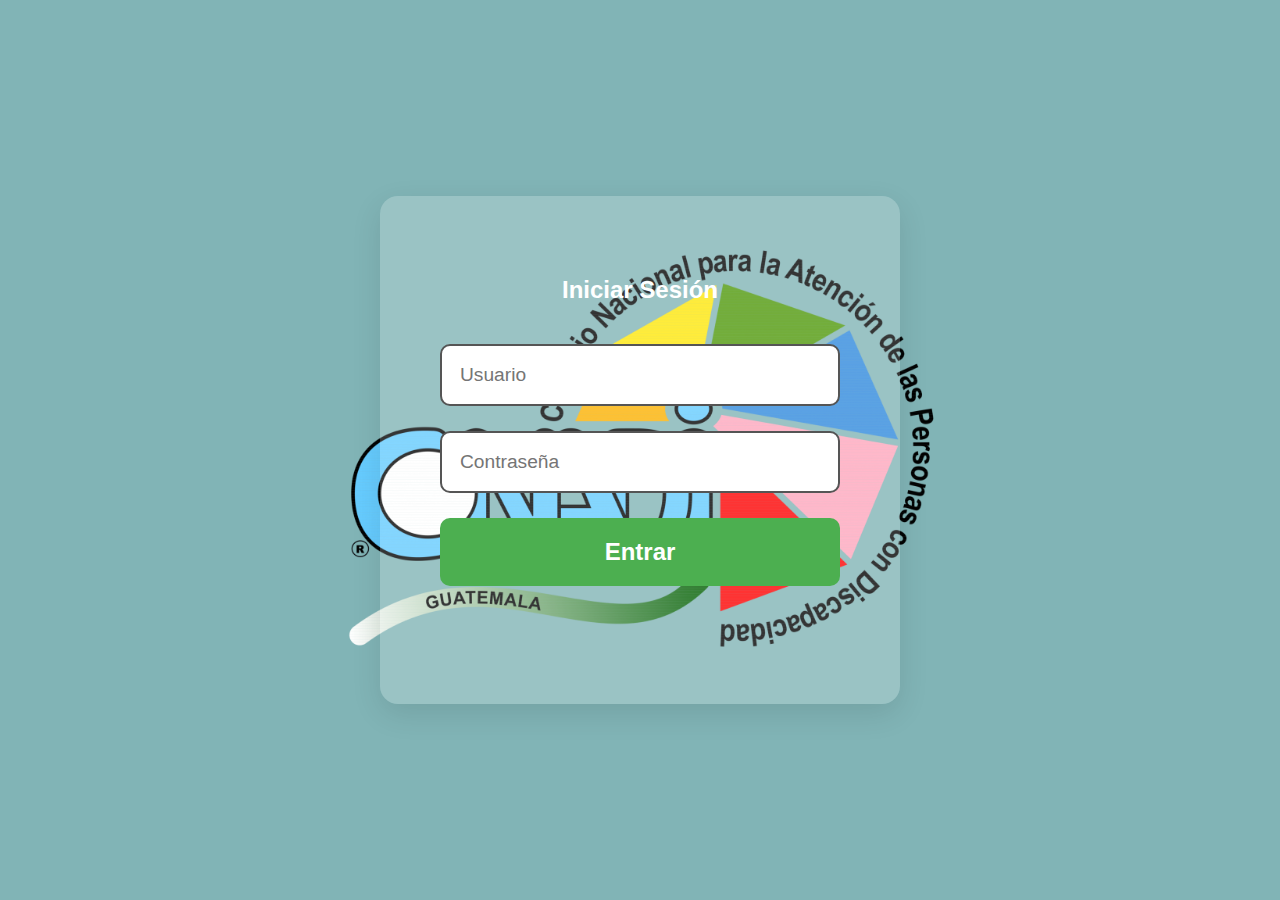
<file: index.html>
<!DOCTYPE html>
<html lang="es">
<head>
<meta charset="UTF-8">
<meta name="viewport" content="width=device-width, initial-scale=1.0">
<title>Login</title>
<link rel="icon" type="image/png" href="CONADI.png">
<style>
/* Animación de movimiento de fondo */
@keyframes moverFondo {
    0% { background-position: 0% center; }
    50% { background-position: 100% center; }
    100% { background-position: 0% center; }    
}

body {
    font-family: 'Segoe UI', Tahoma, Geneva, Verdana, sans-serif;
    background-color: rgb(129, 180, 182);
    background-image: url("CONADI.png");
    background-repeat: no-repeat;
    background-size: 600px;
    background-position: 50% center;
    animation: moverFondo 30s linear infinite;
    
    display: flex;
    justify-content: center;
    align-items: center;
    min-height: 100vh;
    margin: 0;
}

.login-container {
    background-color: rgba(255, 255, 255, 0.2);
    padding: 60px;
    border-radius: 18px;
    box-shadow: 0 10px 30px rgba(0, 0, 0, 0.1);
    text-align: center;
    width: 400px;
    transition: transform 0.3s ease-in-out;
}

.login-container:hover {
    transform: translateY(-8px);
}

.login-container h2 {
    margin-bottom: 40px;
    color: #ffffff;
    font-size: 1.5em;
    font-weight: 600;
}

.login-container input[type="text"],
.login-container input[type="password"] {
    width: 100%;
    padding: 18px;
    margin-bottom: 25px;
    border: 2px solid #555555;
    border-radius: 10px;
    box-sizing: border-box;
    font-size: 1.2em;
    transition: border-color 0.3s, box-shadow 0.3s;
}

.login-container input[type="text"]:focus,
.login-container input[type="password"]:focus {
    border-color: #3b5998;
    outline: none;
    box-shadow: 0 0 8px rgba(59, 89, 152, 0.5);
}

.login-container button {
    width: 100%;
    padding: 20px;
    background-color: #4CAF50;
    color: #fff;
    border: none;
    border-radius: 10px;
    font-size: 1.5em;
    font-weight: bold;
    cursor: pointer;
    transition: background-color 0.3s, transform 0.2s;
}

.login-container button:hover {
    background-color: #43a047;
    transform: scale(1.02);
}

.error-message {    
    color: #e74c3c;
    margin-top: 20px;
    visibility: hidden;
    font-weight: bold;
    font-size: 1.1em;
}
</style>
</head>
<body>
<div class="login-container">
    <h2>Iniciar Sesión</h2>
    <form id="loginForm">
        <input type="text" id="username" placeholder="Usuario" required>
        <input type="password" id="password" placeholder="Contraseña" required>
        <button type="submit">Entrar</button>
    </form>
    <p id="errorMessage" class="error-message">Usuario o contraseña incorrectos.</p>
</div>

<script>
document.getElementById('loginForm').addEventListener('submit', function(event) {
    event.preventDefault();

    const username = document.getElementById('username').value;
    const password = document.getElementById('password').value;
    const errorMessage = document.getElementById('errorMessage');

    if (username === 'admin' && password === '12345') {
        window.location.href = 'Manual de Normas y Procedimientos - CONADI.HTML';
    } else {
        errorMessage.style.visibility = 'visible';
    }
});
</script>
</body>
</html>
</file>
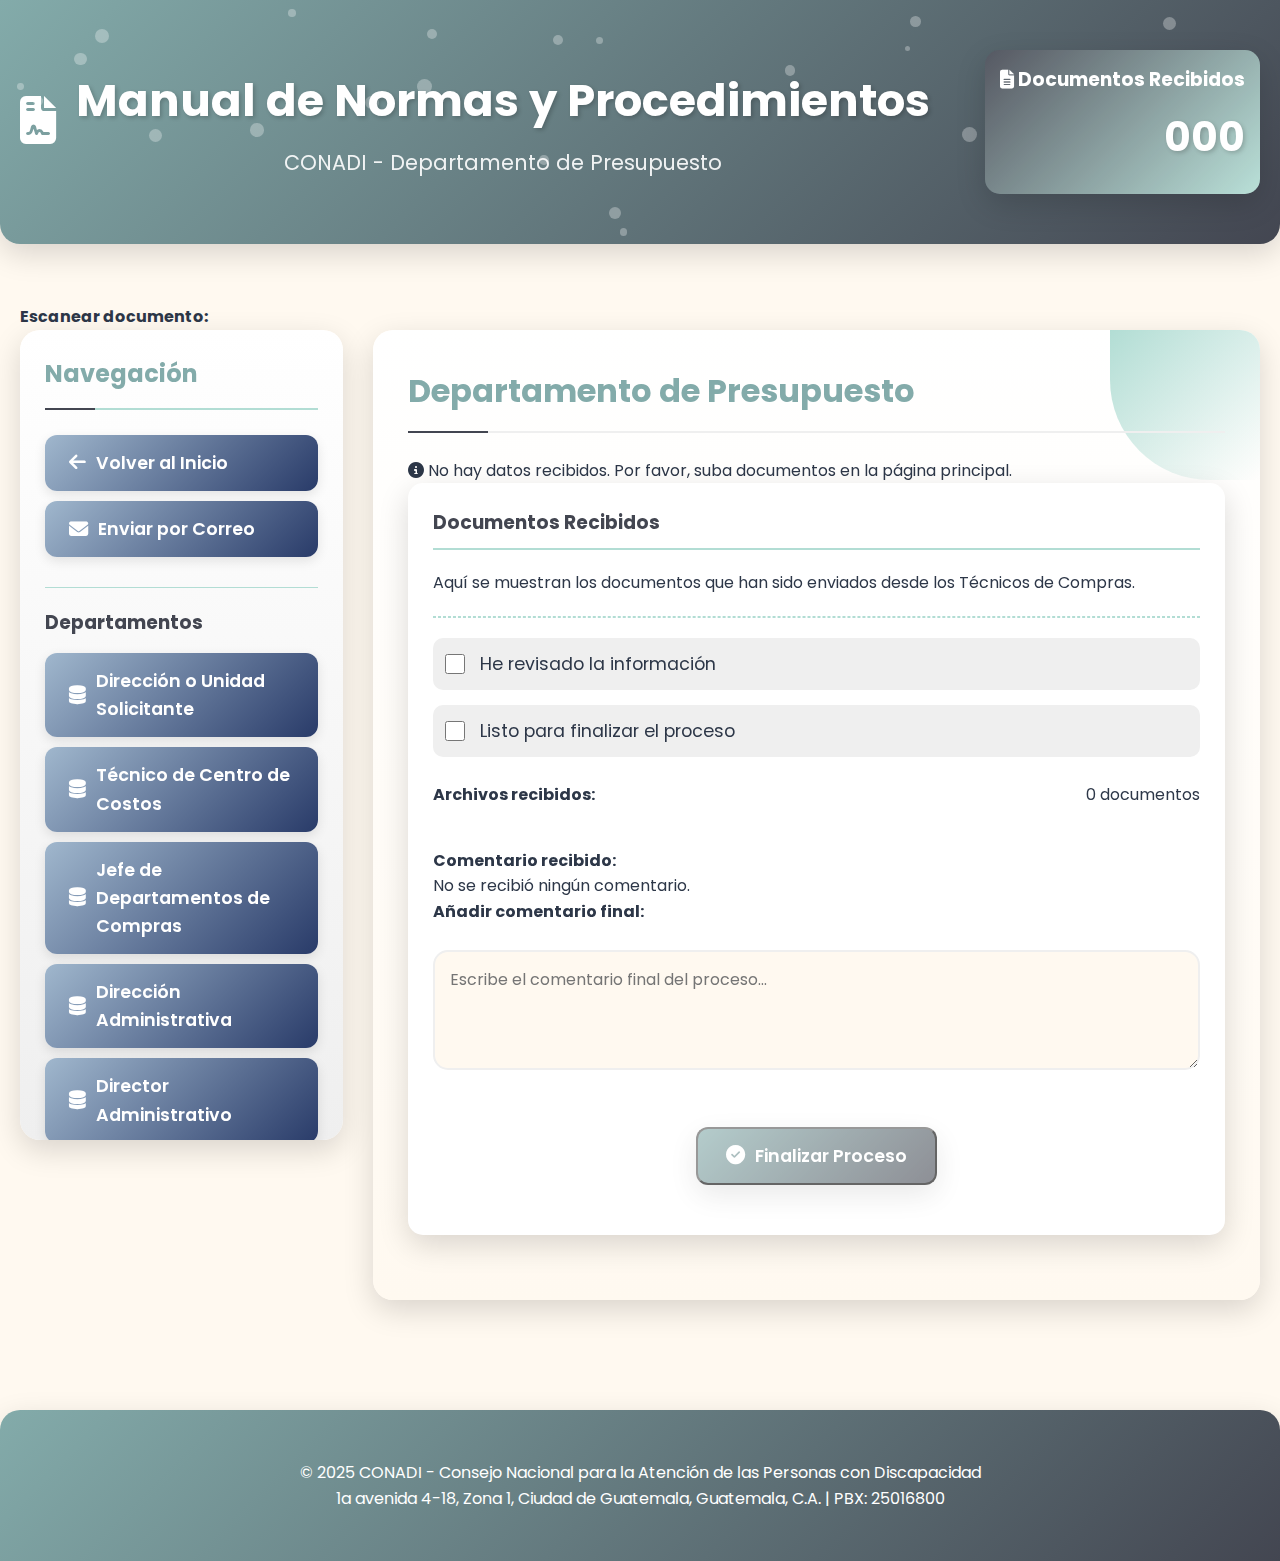
<file: Departamento de Presupuesto.html>
<!DOCTYPE html>
<html lang="es">
<head>
  <link rel="icon" type="image/png" href="CONADI.png">
  <meta charset="UTF-8" />
  <meta name="viewport" content="width=device-width, initial-scale=1.0"/>
  <title>Departamento de Presupuesto - CONADI</title>
  <link rel="stylesheet" href="https://cdnjs.cloudflare.com/ajax/libs/font-awesome/6.4.0/css/all.min.css">
  <link href="https://fonts.googleapis.com/css2?family=Poppins:wght@300;400;500;600;700&display=swap" rel="stylesheet">
  <style>
    :root {
      --color-primary: #83abaa;
      --color-secondary: #434651;
      --color-accent: #b2ddd4;
      --color-background: #FFF9F0;
      --color-text: #2D3748;
      --color-light: #efefef;
      --color-white: #FFFFFF;
      --color-dark: #1A202C;
      --shadow: 0 10px 30px rgba(0, 0, 0, 0.15);
      --transition: all 0.3s ease;
    }
    
    * {
      margin: 0;
      padding: 0;
      box-sizing: border-box;
      font-family: 'Poppins', sans-serif;
    }
    
    body {
      background-color: var(--color-background);
      color: var(--color-text);
      line-height: 1.6;
      overflow-x: hidden;
    }
    
    .container {
      max-width: 1400px;
      margin: 0 auto;
      padding: 20px;
    }
    
    /* Header con efecto de partículas */
    .particles-header {
      position: relative;
      background: linear-gradient(135deg, var(--color-primary), var(--color-secondary));
      color: var(--color-white);
      padding: 30px 0;
      text-align: center;
      border-radius: 0 0 20px 20px;
      box-shadow: var(--shadow);
      margin-bottom: 40px;
      overflow: hidden;
    }
    
    .header-flex {
      display: flex;
      justify-content: space-between;
      align-items: center;
      position: relative;
      z-index: 2;
    }
    
    .logo {
      display: flex;
      align-items: center;
    }
    
    .logo-icon {
      font-size: 3rem;
      margin-right: 20px;
      animation: pulse 2s infinite;
    }
    
    @keyframes pulse {
      0% { transform: scale(1); }
      50% { transform: scale(1.1); }
      100% { transform: scale(1); }
    }
    
    h1 {
      font-size: 2.8rem;
      margin-bottom: 10px;
      text-shadow: 2px 2px 4px rgba(0, 0, 0, 0.2);
    }
    
    .subtitle {
      font-size: 1.3rem;
      opacity: 0.9;
    }
    
    .document-counter {
      text-align: right;
      background: linear-gradient(135deg, var(--color-secondary), var(--color-accent));
      color: var(--color-white);
      padding: 15px;
      border-radius: 15px;
      box-shadow: var(--shadow);
      position: relative;
      overflow: hidden;
    }
    
    .document-counter:before {
      content: '';
      position: absolute;
      top: -50%;
      left: -50%;
      width: 200%;
      height: 200%;
      background: rgba(255, 255, 255, 0.1);
      transform: rotate(45deg);
      animation: shine 3s infinite;
    }
    
    @keyframes shine {
      0% { left: -100%; }
      20% { left: 100%; }
      100% { left: 100%; }
    }
    
    .counter-number {
      font-size: 2.5rem;
      font-weight: bold;
      margin: 10px 0;
      text-shadow: 2px 2px 4px rgba(0, 0, 0, 0.2);
    }
    
    .content {
      display: flex;
      gap: 30px;
      margin-bottom: 40px;
    }
    
    /* Sidebar mejorado */
    .sidebar {
      flex: 1;
      background: linear-gradient(to bottom, var(--color-white), var(--color-light));
      border-radius: 20px;
      padding: 25px;
      box-shadow: var(--shadow);
      position: sticky;
      top: 20px;
      height: fit-content;
      max-height: 90vh;
      overflow-y: auto;
    }
    
    .sidebar::-webkit-scrollbar {
      width: 6px;
    }
    
    .sidebar::-webkit-scrollbar-thumb {
      background: var(--color-accent);
      border-radius: 10px;
    }
    
    .sidebar h2 {
      color: var(--color-primary);
      margin-bottom: 25px;
      padding-bottom: 15px;
      border-bottom: 2px solid var(--color-accent);
      font-size: 1.5rem;
      position: relative;
    }
    
    .sidebar h2:after {
      content: '';
      position: absolute;
      bottom: -2px;
      left: 0;
      width: 50px;
      height: 2px;
      background: var(--color-secondary);
    }
    
    /* Contenido principal mejorado */
    .main-content {
      flex: 3;
      background: linear-gradient(to bottom, var(--color-white), var(--color-background));
      border-radius: 20px;
      padding: 35px;
      box-shadow: var(--shadow);
      position: relative;
      overflow: hidden;
    }
    
    .main-content:before {
      content: '';
      position: absolute;
      top: 0;
      right: 0;
      width: 150px;
      height: 150px;
      background: linear-gradient(135deg, var(--color-accent), transparent);
      border-radius: 0 0 0 100px;
      z-index: 0;
    }
    
    .page-title {
      color: var(--color-primary);
      margin-bottom: 25px;
      padding-bottom: 15px;
      border-bottom: 2px solid var(--color-light);
      font-size: 2rem;
      position: relative;
      z-index: 1;
    }
    
    .page-title:after {
      content: '';
      position: absolute;
      bottom: -2px;
      left: 0;
      width: 80px;
      height: 2px;
      background: var(--color-secondary);
    }
    
    /* Estilos para el documento recibido */
    .document-received {
      background: var(--color-white);
      border-radius: 15px;
      padding: 25px;
      margin-bottom: 30px;
      box-shadow: var(--shadow);
      position: relative;
      z-index: 1;
    }
    
    .document-received h3 {
      color: var(--color-secondary);
      margin-bottom: 20px;
      padding-bottom: 10px;
      border-bottom: 2px solid var(--color-accent);
    }
    
    .checkbox-group {
      margin: 20px 0;
    }
    
    .checkbox-item {
      display: flex;
      align-items: center;
      margin-bottom: 15px;
      padding: 12px;
      background: var(--color-light);
      border-radius: 10px;
      transition: var(--transition);
    }
    
    .checkbox-item:hover {
      background: var(--color-accent);
      transform: translateX(5px);
    }
    
    .checkbox-item input[type="checkbox"] {
      margin-right: 15px;
      width: 20px;
      height: 20px;
      cursor: pointer;
    }
    
    .checkbox-item label {
      font-size: 1.1rem;
      cursor: pointer;
    }
    
    /* Mejoras para la visualización de documentos */
    .documents-container {
      margin: 25px 0;
      position: relative;
      z-index: 1;
    }
    
    .documents-header {
      display: flex;
      justify-content: space-between;
      align-items: center;
      margin-bottom: 15px;
    }
    
    .documents-grid {
      display: grid;
      grid-template-columns: repeat(auto-fill, minmax(250px, 1fr));
      gap: 20px;
    }
    
    .document-card {
      background: var(--color-white);
      border-radius: 12px;
      overflow: hidden;
      box-shadow: var(--shadow);
      transition: var(--transition);
      position: relative;
    }
    
    .document-card:hover {
      transform: translateY(-5px);
      box-shadow: 0 15px 25px rgba(0, 0, 0, 0.1);
    }
    
    .document-preview {
      height: 200px;
      display: flex;
      align-items: center;
      justify-content: center;
      background: var(--color-light);
      overflow: hidden;
    }
    
    .document-preview img {
      width: 100%;
      height: 100%;
      object-fit: cover;
    }
    
    .document-preview iframe {
      width: 100%;
      height: 100%;
      border: none;
    }
    
    .pdf-icon {
      font-size: 4rem;
      color: #e74c3c;
    }
    
    .document-info {
      padding: 15px;
    }
    
    .document-name {
      font-weight: 600;
      margin-bottom: 5px;
      white-space: nowrap;
      overflow: hidden;
      text-overflow: ellipsis;
    }
    
    .document-type {
      font-size: 0.8rem;
      color: var(--color-secondary);
      background: var(--color-light);
      padding: 3px 8px;
      border-radius: 12px;
      display: inline-block;
    }
    
    .document-actions {
      display: flex;
      justify-content: space-between;
      margin-top: 10px;
    }
    
    .document-btn {
      background: var(--color-primary);
      color: white;
      border: none;
      padding: 5px 10px;
      border-radius: 5px;
      cursor: pointer;
      font-size: 0.8rem;
      transition: var(--transition);
    }
    
    .document-btn:hover {
      background: var(--color-secondary);
    }
    
    /* Textarea */
    #comentarioNuevo {
      width: 100%;
      height: 120px;
      margin: 25px 0;
      border: 2px solid var(--color-light);
      border-radius: 15px;
      padding: 15px;
      background-color: var(--color-background);
      color: var(--color-text);
      font-size: 1rem;
      resize: vertical;
      transition: var(--transition);
      position: relative;
      z-index: 1;
    }
    
    #comentarioNuevo:focus {
      outline: none;
      border-color: var(--color-accent);
      box-shadow: 0 0 0 3px rgba(178, 221, 212, 0.3);
    }
    
    /* Botón de correo */
    .go-to-mail {
      text-align: center;
      margin: 25px 0;
    }
    
    .btn-mail {
      display: inline-flex;
      align-items: center;
      justify-content: center;
      padding: 14px 28px;
      background: linear-gradient(135deg, var(--color-primary), var(--color-secondary));
      color: var(--color-white);
      font-size: 1.1rem;
      font-weight: 600;
      border-radius: 12px;
      text-decoration: none;
      box-shadow: var(--shadow);
      transition: var(--transition);
    }
    
    .btn-mail i {
      margin-right: 10px;
      font-size: 1.2rem;
    }
    
    .btn-mail:hover {
      background: linear-gradient(135deg, var(--color-accent), var(--color-secondary));
      transform: translateY(-3px);
      box-shadow: 0 8px 20px rgba(0,0,0,0.15);
    }
    
    /* Botones de sección */
    .btn-seccion {
      display: inline-flex;
      align-items: center;
      padding: 14px 24px;
      background: linear-gradient(135deg, #a0b7cd, #293b69);
      color: #fff;
      font-size: 1.1rem;
      font-weight: 600;
      border-radius: 12px;
      text-decoration: none;
      box-shadow: 0 4px 12px rgba(0,0,0,0.1);
      transition: all 0.3s ease;
      margin-bottom: 10px;
      width: 100%;
      text-align: left;
    }
    
    .btn-seccion i {
      margin-right: 10px;
      font-size: 1.2rem;
    }
    
    .btn-seccion:hover {
      background: linear-gradient(135deg, #8fd1e7, #d1e1f2);
      transform: translateY(-3px);
      box-shadow: 0 6px 16px rgba(0,0,0,0.2);
    }
    
    footer {
      text-align: center;
      padding: 30px;
      margin-top: 50px;
      background: linear-gradient(135deg, var(--color-primary), var(--color-secondary));
      color: var(--color-white);
      border-radius: 20px 20px 0 0;
      box-shadow: var(--shadow);
    }
    
    /* Partículas */
    .particle {
      position: absolute;
      background-color: rgba(255, 255, 255, 0.3);
      border-radius: 50%;
    }
    
    /* Responsive */
    @media (max-width: 1100px) {
      .content {
        flex-direction: column;
      }
      
      .sidebar {
        position: static;
        max-height: none;
      }
      
      .header-flex {
        flex-direction: column;
        text-align: center;
        gap: 20px;
      }
      
      .document-counter {
        text-align: center;
      }
    }
    
    @media (max-width: 768px) {
      h1 {
        font-size: 2.2rem;
      }
      
      .subtitle {
        font-size: 1.1rem;
      }
      
      .documents-grid {
        grid-template-columns: 1fr;
      }
    }
  </style>
</head>
<body>

  <!-- Header con partículas -->
  <header class="particles-header" id="animated-header">
    <div class="container header-flex">
      <div class="logo">
        <div class="logo-icon"><i class="fas fa-file-contract"></i></div>
        <div>
          <h1>Manual de Normas y Procedimientos</h1>
          <p class="subtitle">CONADI - Departamento de Presupuesto</p>
        </div>
      </div>
      <div class="document-counter">
        <h3><i class="fas fa-file-alt"></i> Documentos Recibidos</h3>
        <div class="counter-number" id="docCounter">0</div>
      </div>
    </div>
  </header>

  <div class="container">
    <label for="scannerInput"><strong>Escanear documento:</strong></label>
    <input type="file" id="scannerInput" accept=".pdf,image/*" multiple style="display:none;" />

    <div class="content">
      <div class="sidebar">
        <h2>Navegación</h2>
        
        <!-- Enlace de regreso a la página principal -->
        <a href="index.html" class="btn-seccion">
          <i class="fas fa-arrow-left"></i> Volver al Inicio
        </a>
        
        <!-- Enlace a la página de correo -->
        <a href="Correo Lic.html" class="btn-seccion">
          <i class="fas fa-envelope"></i> Enviar por Correo
        </a>
        
        <!-- Separador -->
        <div style="margin: 20px 0; border-bottom: 1px solid var(--color-accent);"></div>
        
        <h3 style="color: var(--color-secondary); margin-bottom: 15px;">Departamentos</h3>
        
        <!-- Lista sin repetidos -->
        <a href="Direccion o Departamento o unidad solicitante.html" class="btn-seccion">
          <i class="fas fa-database"></i> Dirección o Unidad Solicitante
        </a> 
        <a href="T de centros de Costos.html" class="btn-seccion">
          <i class="fas fa-database"></i> Técnico de Centro de Costos
        </a>
        <a href="Jefe de Departamentos de Compras.html" class="btn-seccion">
          <i class="fas fa-database"></i> Jefe de Departamentos de Compras
        </a>
        <a href="Direccion Administrativa.html" class="btn-seccion">
          <i class="fas fa-database"></i> Dirección Administrativa
        </a>
        <a href="Director Administrativo.html" class="btn-seccion">
          <i class="fas fa-database"></i> Director Administrativo
        </a>
        <a href="Tecnicos de Compras.html" class="btn-seccion">
          <i class="fas fa-database"></i> Técnicos de Compras
        </a>
        <a href="Departamento de Presupuesto.html" class="btn-seccion active">
          <i class="fas fa-database"></i> Departamento de Presupuesto
        </a>
      </div>

      <div class="main-content">
        <h2 class="page-title">Departamento de Presupuesto</h2>

        <div class="document-status" id="documentStatus">
          <i class="fas fa-info-circle"></i> <span id="statusText">Cargando documentos...</span>
        </div>

        <div class="document-received">
          <h3>Documentos Recibidos</h3>
          <p>Aquí se muestran los documentos que han sido enviados desde los Técnicos de Compras.</p>
          <hr style="margin: 20px 0; border: 1px dashed var(--color-accent);">
          
          <div class="checkbox-group">
            <div class="checkbox-item">
              <input type="checkbox" id="revision">
              <label for="revision">He revisado la información</label>
            </div>
            
            <div class="checkbox-item">
              <input type="checkbox" id="enviar">
              <label for="enviar">Listo para finalizar el proceso</label>
            </div>
          </div>
          
          <div class="documents-container">
            <div class="documents-header">
              <h4>Archivos recibidos:</h4>
              <span id="documentsCount">0 documentos</span>
            </div>
            
            <div class="documents-grid" id="documentsGrid">
              <!-- Los documentos se mostrarán aquí -->
              <div class="no-documents" id="noDocuments">
                <p>No hay documentos recibidos desde los Técnicos de Compras.</p>
              </div>
            </div>
          </div>
          
          <h4>Comentario recibido:</h4>
          <div class="document-item" id="commentContainer">
            <p id="comentarioRecibido">No se recibió ningún comentario.</p>
          </div>

          <h4>Añadir comentario final:</h4>
          <textarea id="comentarioNuevo" placeholder="Escribe el comentario final del proceso..."></textarea>

          <div class="go-to-mail">
            <button id="btnEnviar" class="btn-mail" style="pointer-events:none; opacity:0.6;">
              <i class="fas fa-check-circle"></i> Finalizar Proceso
            </button>
          </div>
        </div>
      </div>
    </div>
  </div>

  <footer>
    <div class="container">
      <p>© 2025 CONADI - Consejo Nacional para la Atención de las Personas con Discapacidad</p>
      <p>1a avenida 4-18, Zona 1, Ciudad de Guatemala, Guatemala, C.A. | PBX: 25016800</p>
    </div>
  </footer>

  <script>
    // Crear partículas para el header
    function createParticles() {
      const header = document.getElementById('animated-header');
      // Si no existe (por seguridad) salir
      if (!header) return;
      const particleCount = 20;
      
      for (let i = 0; i < particleCount; i++) {
        const particle = document.createElement('div');
        particle.classList.add('particle');
        
        const size = Math.random() * 10 + 5;
        particle.style.width = `${size}px`;
        particle.style.height = `${size}px`;
        
        particle.style.left = `${Math.random() * 100}%`;
        particle.style.top = `${Math.random() * 100}%`;
        
        particle.style.animation = `moveParticle ${Math.random() * 10 + 10}s linear infinite`;
        
        header.appendChild(particle);
      }
      
      // Añadir estilos para la animación de partículas
      const style = document.createElement('style');
      style.textContent = `
        @keyframes moveParticle {
          0% {
            transform: translate(0, 0);
            opacity: 0;
          }
          10% {
            opacity: 1;
          }
          90% {
            opacity: 1;
          }
          100% {
            transform: translate(${Math.random() * 100 - 50}px, ${Math.random() * 100 - 50}px);
            opacity: 0;
          }
        }
      `;
      document.head.appendChild(style);
    }
    
    // Función para cargar documentos desde localStorage (clave: documentData)
    function loadDocumentsFromStorage() {
      const documentsGrid = document.getElementById('documentsGrid');
      const noDocuments = document.getElementById('noDocuments');
      const statusText = document.getElementById('statusText');
      const comentarioRecibido = document.getElementById('comentarioRecibido');
      const docCounter = document.getElementById('docCounter');
      const documentsCount = document.getElementById('documentsCount');
      
      // Limpiar grid
      documentsGrid.innerHTML = '';
      
      const savedData = localStorage.getItem('documentData');
      
      if (savedData) {
        let data;
        try {
          data = JSON.parse(savedData);
        } catch (e) {
          console.error('documentData JSON parse error', e);
          statusText.textContent = 'Error leyendo datos almacenados.';
          noDocuments.style.display = 'block';
          return;
        }
        
        // Aseguramos estructura mínima
        data.files = Array.isArray(data.files) ? data.files : [];
        data.comentario = data.comentario || data.comment || data.comentario || '';
        
        if (data.files.length > 0) {
          // Mostrar documentos
          statusText.textContent = `Se han recibido ${data.files.length} documento(s) desde los Técnicos de Compras.`;
          docCounter.textContent = data.files.length.toString().padStart(3, '0');
          documentsCount.textContent = `${data.files.length} documento${data.files.length !== 1 ? 's' : ''}`;
          
          noDocuments.style.display = 'none';
          
          data.files.forEach((file, index) => {
            const documentCard = document.createElement('div');
            documentCard.classList.add('document-card');
            
            const documentPreview = document.createElement('div');
            documentPreview.classList.add('document-preview');
            
            if (file.type && file.type.startsWith && file.type.startsWith("image/")) {
              // Mostrar imagen
              const img = document.createElement('img');
              img.src = file.url;
              img.alt = file.name;
              documentPreview.appendChild(img);
            } else if (file.type && file.type === "application/pdf") {
              // Icono PDF
              const icon = document.createElement('i');
              icon.classList.add('fas', 'fa-file-pdf', 'pdf-icon');
              documentPreview.appendChild(icon);
            } else {
              // General
              const icon = document.createElement('i');
              icon.classList.add('fas', 'fa-file', 'pdf-icon');
              documentPreview.appendChild(icon);
            }
            
            const documentInfo = document.createElement('div');
            documentInfo.classList.add('document-info');
            
            const documentName = document.createElement('div');
            documentName.classList.add('document-name');
            documentName.textContent = file.name || `Archivo ${index + 1}`;
            documentInfo.appendChild(documentName);
            
            const documentType = document.createElement('div');
            documentType.classList.add('document-type');
            documentType.textContent = file.type && file.type.startsWith && file.type.startsWith("image/") ? 'Imagen' : (file.type || 'Archivo');
            documentInfo.appendChild(documentType);
            
            const documentActions = document.createElement('div');
            documentActions.classList.add('document-actions');
            
            // Descargar
            const downloadBtn = document.createElement('button');
            downloadBtn.classList.add('document-btn');
            downloadBtn.innerHTML = '<i class="fas fa-download"></i> Descargar';
            downloadBtn.onclick = () => {
              try {
                const a = document.createElement('a');
                a.href = file.url;
                a.download = file.name || '';
                document.body.appendChild(a);
                a.click();
                a.remove();
              } catch (e) {
                console.error('Error al iniciar descarga', e);
              }
            };
            documentActions.appendChild(downloadBtn);
            
            // Ver
            const viewBtn = document.createElement('button');
            viewBtn.classList.add('document-btn');
            viewBtn.innerHTML = '<i class="fas fa-eye"></i> Ver';
            viewBtn.onclick = () => viewDocument(file.url, file.type);
            documentActions.appendChild(viewBtn);
            
            documentInfo.appendChild(documentActions);
            
            documentCard.appendChild(documentPreview);
            documentCard.appendChild(documentInfo);
            
            documentsGrid.appendChild(documentCard);
          });
          
          // Mostrar comentario si existe (soportando claves distintas)
          if (data.comentario && data.comentario.trim() !== '') {
            comentarioRecibido.textContent = data.comentario;
          } else if (data.comment && data.comment.trim() !== '') {
            comentarioRecibido.textContent = data.comment;
          } else {
            comentarioRecibido.textContent = "No se recibió ningún comentario.";
          }
        } else {
          statusText.textContent = "No hay documentos recibidos. Por favor, suba documentos en la página principal.";
          docCounter.textContent = "000";
          documentsCount.textContent = "0 documentos";
          noDocuments.style.display = 'block';
          comentarioRecibido.textContent = "No se recibió ningún comentario.";
        }
      } else {
        statusText.textContent = "No hay datos recibidos. Por favor, suba documentos en la página principal.";
        docCounter.textContent = "000";
        documentsCount.textContent = "0 documentos";
        noDocuments.style.display = 'block';
        comentarioRecibido.textContent = "No se recibió ningún comentario.";
      }
    }
    
    // Función para ver documento (abre en nueva pestaña)
    function viewDocument(url, type) {
      if (!url) {
        alert('No hay URL disponible para este archivo.');
        return;
      }
      // Si fuese necesario, se puede mejorar para mostrar modal viewer.
      window.open(url, '_blank');
    }
    
    // Control del checkbox y habilitar botón de enviar
    function setupSendControls() {
      const revision = document.getElementById('revision');
      const enviar = document.getElementById('enviar');
      const btnEnviar = document.getElementById('btnEnviar');
      if (!revision || !btnEnviar) return;
      
      // Habilitar/Deshabilitar botón basado en "revision" checkbox y "enviar" checkbox
      function updateBtn() {
        if (revision.checked && document.getElementById('enviar') && document.getElementById('enviar').checked) {
          btnEnviar.style.pointerEvents = 'auto';
          btnEnviar.style.opacity = '1';
        } else {
          btnEnviar.style.pointerEvents = 'none';
          btnEnviar.style.opacity = '0.6';
        }
      }
      
      // Inicial
      updateBtn();
      
      revision.addEventListener('change', updateBtn);
      const enviarChk = document.getElementById('enviar');
      if (enviarChk) enviarChk.addEventListener('change', updateBtn);
      
      // Evento click para enviar
      btnEnviar.addEventListener('click', (e) => {
        e.preventDefault();
        finalizarProceso();
      });
    }
    
    // Función que finaliza el proceso
    function finalizarProceso() {
      const revision = document.getElementById('revision');
      if (!revision || !revision.checked) {
        alert('Debes marcar la casilla "He revisado la información" antes de finalizar.');
        return;
      }
      
      const comentarioNuevo = document.getElementById('comentarioNuevo').value || '';
      // Recuperar documentData
      const savedDataRaw = localStorage.getItem('documentData');
      if (!savedDataRaw) {
        alert('No hay documentos para procesar.');
        return;
      }
      
      let data;
      try {
        data = JSON.parse(savedDataRaw);
      } catch (e) {
        console.error('Error parseando documentData al finalizar:', e);
        alert('Error con los datos almacenados. No se puede finalizar.');
        return;
      }
      
      // Añadir historial simple dentro del objeto (no rompe estructura)
      const now = new Date().toISOString();
      const paso = {
        from: 'Departamento de Presupuesto',
        to: 'PROCESO FINALIZADO',
        date: now,
        comment: comentarioNuevo
      };
      
      if (!Array.isArray(data.history)) data.history = [];
      data.history.push(paso);
      
      // También concatenamos el comentario principal para el registro final
      const existingComentario = data.comentario || data.comment || '';
      const combinedComment = existingComentario + (existingComentario ? '\n\n' : '') + `[Proceso finalizado por Departamento de Presupuesto el ${new Date(now).toLocaleString()}]\n${comentarioNuevo}`;
      // Guardamos en la misma clave 'comentario' (consistencia)
      data.comentario = combinedComment;
      // También guardamos una clave 'lastSender' por si la necesitas
      data.lastSender = 'Departamento de Presupuesto';
      data.lastSentAt = now;
      data.procesoFinalizado = true;
      data.fechaFinalizacion = now;
      
      // Guardar de nuevo en localStorage
      try {
        localStorage.setItem('documentData', JSON.stringify(data));
      } catch (e) {
        console.error('Error guardando documentData al finalizar:', e);
        alert('No se pudo guardar la información. Comprueba el almacenamiento del navegador.');
        return;
      }
      
      // Mensaje de éxito y mostrar resumen del proceso
      mostrarResumenProceso(data);
    }
    
    // Función para mostrar resumen del proceso
    function mostrarResumenProceso(data) {
      let historialHTML = '<h3>Resumen del Proceso Completado</h3>';
      historialHTML += '<div style="background: var(--color-light); padding: 15px; border-radius: 10px; margin: 15px 0;">';
      
      if (Array.isArray(data.history)) {
        data.history.forEach((paso, index) => {
          historialHTML += `<div style="margin-bottom: 10px; padding-bottom: 10px; border-bottom: 1px dashed var(--color-accent);">
            <strong>Paso ${index + 1}:</strong> ${paso.from} → ${paso.to}<br>
            <small>Fecha: ${new Date(paso.date).toLocaleString()}</small>
            ${paso.comment ? `<br>Comentario: ${paso.comment}` : ''}
          </div>`;
        });
      }
      
      historialHTML += '</div>';
      historialHTML += '<p style="text-align: center; font-weight: bold; color: var(--color-primary);">¡Proceso completado exitosamente!</p>';
      
      // Crear modal para mostrar el resumen
      const modal = document.createElement('div');
      modal.style.position = 'fixed';
      modal.style.top = '0';
      modal.style.left = '0';
      modal.style.width = '100%';
      modal.style.height = '100%';
      modal.style.backgroundColor = 'rgba(0,0,0,0.7)';
      modal.style.display = 'flex';
      modal.style.justifyContent = 'center';
      modal.style.alignItems = 'center';
      modal.style.zIndex = '1000';
      
      const modalContent = document.createElement('div');
      modalContent.style.background = 'white';
      modalContent.style.padding = '30px';
      modalContent.style.borderRadius = '15px';
      modalContent.style.maxWidth = '80%';
      modalContent.style.maxHeight = '80%';
      modalContent.style.overflow = 'auto';
      modalContent.innerHTML = historialHTML;
      
      const closeButton = document.createElement('button');
      closeButton.textContent = 'Cerrar y Volver al Inicio';
      closeButton.style.background = 'var(--color-primary)';
      closeButton.style.color = 'white';
      closeButton.style.border = 'none';
      closeButton.style.padding = '10px 20px';
      closeButton.style.borderRadius = '5px';
      closeButton.style.cursor = 'pointer';
      closeButton.style.marginTop = '20px';
      closeButton.onclick = () => {
        document.body.removeChild(modal);
        // Redirigir a la página principal después de cerrar
        window.location.href = 'index.html';
      };
      
      modalContent.appendChild(closeButton);
      modal.appendChild(modalContent);
      document.body.appendChild(modal);
    }
    
    // Inicializar cuando el DOM esté cargado
    document.addEventListener('DOMContentLoaded', function() {
      createParticles();
      loadDocumentsFromStorage();
      setupSendControls();
    });
  </script>  
   
</body>
</html>
</file>
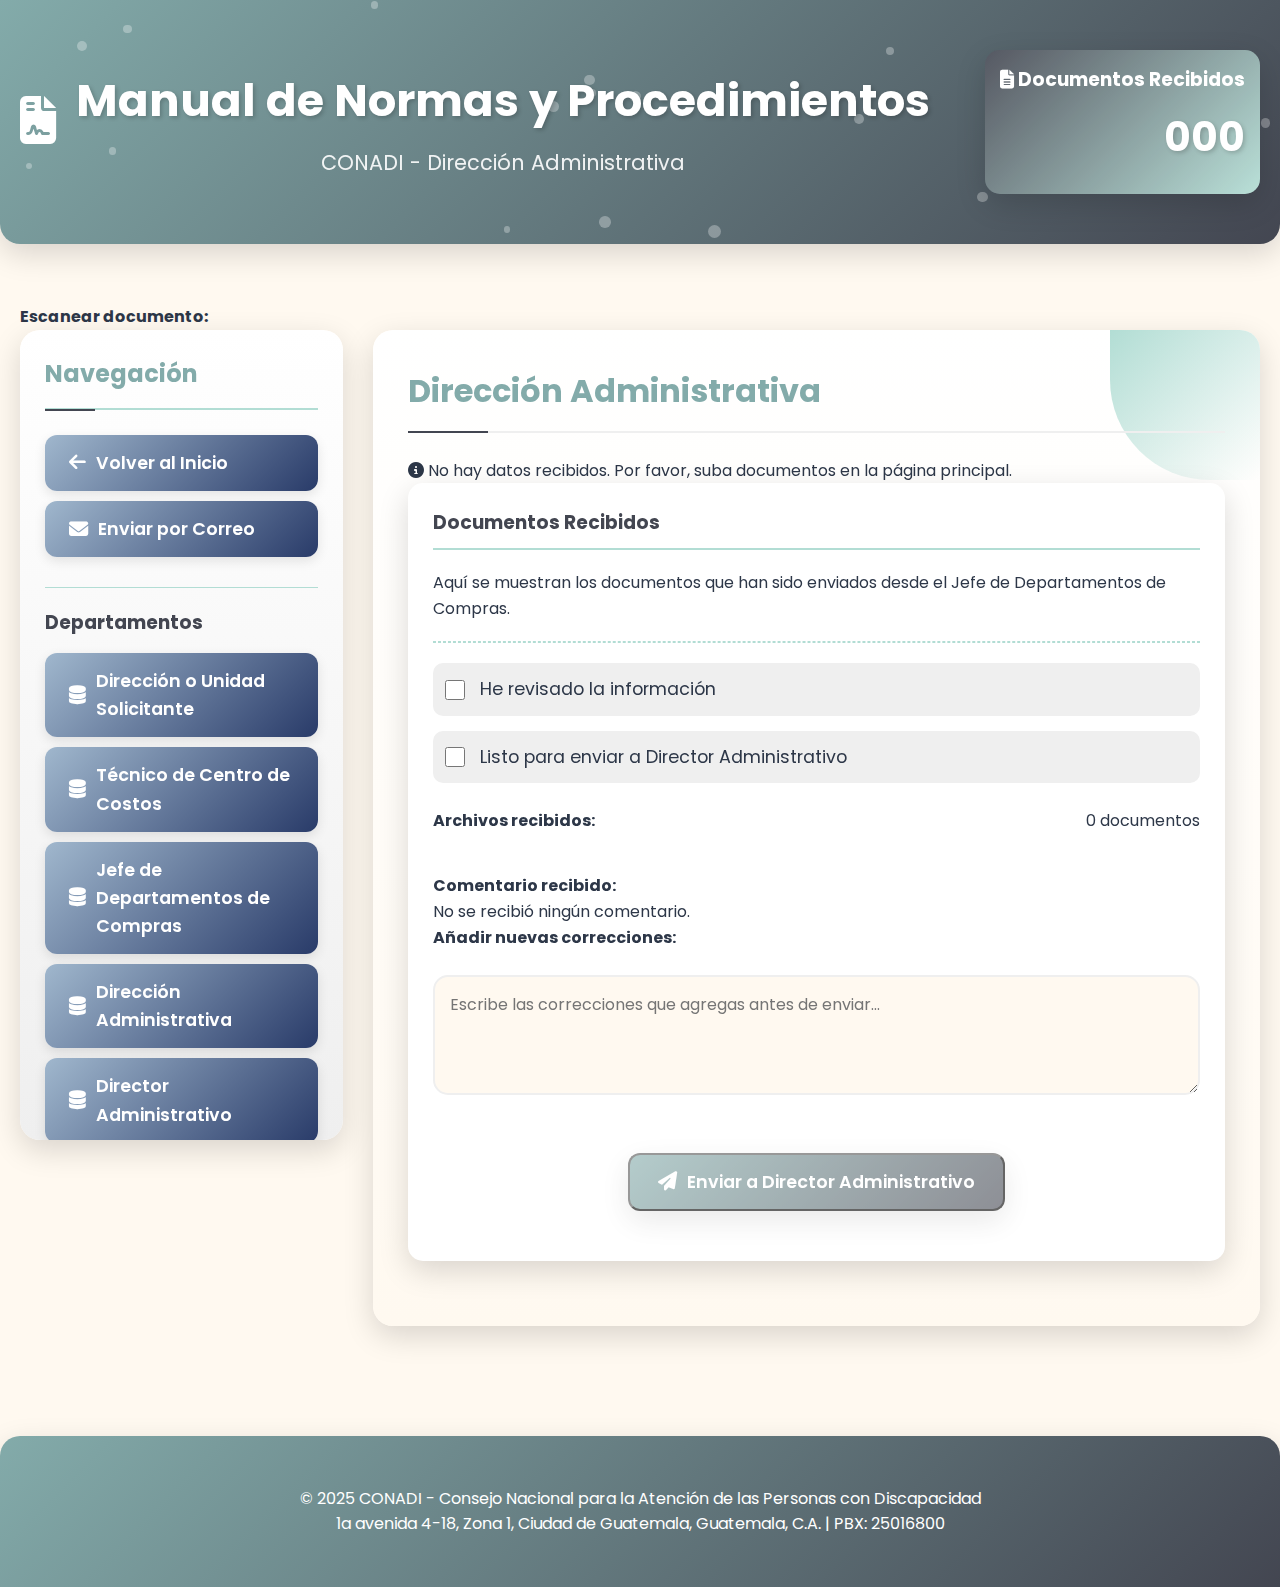
<file: Direccion Administrativa.html>
<!DOCTYPE html>
<html lang="es">
<head>
  <link rel="icon" type="image/png" href="CONADI.png">
  <meta charset="UTF-8" />
  <meta name="viewport" content="width=device-width, initial-scale=1.0"/>
  <title>Dirección Administrativa - CONADI</title>
  <link rel="stylesheet" href="https://cdnjs.cloudflare.com/ajax/libs/font-awesome/6.4.0/css/all.min.css">
  <link href="https://fonts.googleapis.com/css2?family=Poppins:wght@300;400;500;600;700&display=swap" rel="stylesheet">
  <style>
    :root {
      --color-primary: #83abaa;
      --color-secondary: #434651;
      --color-accent: #b2ddd4;
      --color-background: #FFF9F0;
      --color-text: #2D3748;
      --color-light: #efefef;
      --color-white: #FFFFFF;
      --color-dark: #1A202C;
      --shadow: 0 10px 30px rgba(0, 0, 0, 0.15);
      --transition: all 0.3s ease;
    }
    
    * {
      margin: 0;
      padding: 0;
      box-sizing: border-box;
      font-family: 'Poppins', sans-serif;
    }
    
    body {
      background-color: var(--color-background);
      color: var(--color-text);
      line-height: 1.6;
      overflow-x: hidden;
    }
    
    .container {
      max-width: 1400px;
      margin: 0 auto;
      padding: 20px;
    }
    
    /* Header con efecto de partículas */
    .particles-header {
      position: relative;
      background: linear-gradient(135deg, var(--color-primary), var(--color-secondary));
      color: var(--color-white);
      padding: 30px 0;
      text-align: center;
      border-radius: 0 0 20px 20px;
      box-shadow: var(--shadow);
      margin-bottom: 40px;
      overflow: hidden;
    }
    
    .header-flex {
      display: flex;
      justify-content: space-between;
      align-items: center;
      position: relative;
      z-index: 2;
    }
    
    .logo {
      display: flex;
      align-items: center;
    }
    
    .logo-icon {
      font-size: 3rem;
      margin-right: 20px;
      animation: pulse 2s infinite;
    }
    
    @keyframes pulse {
      0% { transform: scale(1); }
      50% { transform: scale(1.1); }
      100% { transform: scale(1); }
    }
    
    h1 {
      font-size: 2.8rem;
      margin-bottom: 10px;
      text-shadow: 2px 2px 4px rgba(0, 0, 0, 0.2);
    }
    
    .subtitle {
      font-size: 1.3rem;
      opacity: 0.9;
    }
    
    .document-counter {
      text-align: right;
      background: linear-gradient(135deg, var(--color-secondary), var(--color-accent));
      color: var(--color-white);
      padding: 15px;
      border-radius: 15px;
      box-shadow: var(--shadow);
      position: relative;
      overflow: hidden;
    }
    
    .document-counter:before {
      content: '';
      position: absolute;
      top: -50%;
      left: -50%;
      width: 200%;
      height: 200%;
      background: rgba(255, 255, 255, 0.1);
      transform: rotate(45deg);
      animation: shine 3s infinite;
    }
    
    @keyframes shine {
      0% { left: -100%; }
      20% { left: 100%; }
      100% { left: 100%; }
    }
    
    .counter-number {
      font-size: 2.5rem;
      font-weight: bold;
      margin: 10px 0;
      text-shadow: 2px 2px 4px rgba(0, 0, 0, 0.2);
    }
    
    .content {
      display: flex;
      gap: 30px;
      margin-bottom: 40px;
    }
    
    /* Sidebar mejorado */
    .sidebar {
      flex: 1;
      background: linear-gradient(to bottom, var(--color-white), var(--color-light));
      border-radius: 20px;
      padding: 25px;
      box-shadow: var(--shadow);
      position: sticky;
      top: 20px;
      height: fit-content;
      max-height: 90vh;
      overflow-y: auto;
    }
    
    .sidebar::-webkit-scrollbar {
      width: 6px;
    }
    
    .sidebar::-webkit-scrollbar-thumb {
      background: var(--color-accent);
      border-radius: 10px;
    }
    
    .sidebar h2 {
      color: var(--color-primary);
      margin-bottom: 25px;
      padding-bottom: 15px;
      border-bottom: 2px solid var(--color-accent);
      font-size: 1.5rem;
      position: relative;
    }
    
    .sidebar h2:after {
      content: '';
      position: absolute;
      bottom: -2px;
      left: 0;
      width: 50px;
      height: 2px;
      background: var(--color-secondary);
    }
    
    /* Contenido principal mejorado */
    .main-content {
      flex: 3;
      background: linear-gradient(to bottom, var(--color-white), var(--color-background));
      border-radius: 20px;
      padding: 35px;
      box-shadow: var(--shadow);
      position: relative;
      overflow: hidden;
    }
    
    .main-content:before {
      content: '';
      position: absolute;
      top: 0;
      right: 0;
      width: 150px;
      height: 150px;
      background: linear-gradient(135deg, var(--color-accent), transparent);
      border-radius: 0 0 0 100px;
      z-index: 0;
    }
    
    .page-title {
      color: var(--color-primary);
      margin-bottom: 25px;
      padding-bottom: 15px;
      border-bottom: 2px solid var(--color-light);
      font-size: 2rem;
      position: relative;
      z-index: 1;
    }
    
    .page-title:after {
      content: '';
      position: absolute;
      bottom: -2px;
      left: 0;
      width: 80px;
      height: 2px;
      background: var(--color-secondary);
    }
    
    /* Estilos para el documento recibido */
    .document-received {
      background: var(--color-white);
      border-radius: 15px;
      padding: 25px;
      margin-bottom: 30px;
      box-shadow: var(--shadow);
      position: relative;
      z-index: 1;
    }
    
    .document-received h3 {
      color: var(--color-secondary);
      margin-bottom: 20px;
      padding-bottom: 10px;
      border-bottom: 2px solid var(--color-accent);
    }
    
    .checkbox-group {
      margin: 20px 0;
    }
    
    .checkbox-item {
      display: flex;
      align-items: center;
      margin-bottom: 15px;
      padding: 12px;
      background: var(--color-light);
      border-radius: 10px;
      transition: var(--transition);
    }
    
    .checkbox-item:hover {
      background: var(--color-accent);
      transform: translateX(5px);
    }
    
    .checkbox-item input[type="checkbox"] {
      margin-right: 15px;
      width: 20px;
      height: 20px;
      cursor: pointer;
    }
    
    .checkbox-item label {
      font-size: 1.1rem;
      cursor: pointer;
    }
    
    /* Mejoras para la visualización de documentos */
    .documents-container {
      margin: 25px 0;
      position: relative;
      z-index: 1;
    }
    
    .documents-header {
      display: flex;
      justify-content: space-between;
      align-items: center;
      margin-bottom: 15px;
    }
    
    .documents-grid {
      display: grid;
      grid-template-columns: repeat(auto-fill, minmax(250px, 1fr));
      gap: 20px;
    }
    
    .document-card {
      background: var(--color-white);
      border-radius: 12px;
      overflow: hidden;
      box-shadow: var(--shadow);
      transition: var(--transition);
      position: relative;
    }
    
    .document-card:hover {
      transform: translateY(-5px);
      box-shadow: 0 15px 25px rgba(0, 0, 0, 0.1);
    }
    
    .document-preview {
      height: 200px;
      display: flex;
      align-items: center;
      justify-content: center;
      background: var(--color-light);
      overflow: hidden;
    }
    
    .document-preview img {
      width: 100%;
      height: 100%;
      object-fit: cover;
    }
    
    .document-preview iframe {
      width: 100%;
      height: 100%;
      border: none;
    }
    
    .pdf-icon {
      font-size: 4rem;
      color: #e74c3c;
    }
    
    .document-info {
      padding: 15px;
    }
    
    .document-name {
      font-weight: 600;
      margin-bottom: 5px;
      white-space: nowrap;
      overflow: hidden;
      text-overflow: ellipsis;
    }
    
    .document-type {
      font-size: 0.8rem;
      color: var(--color-secondary);
      background: var(--color-light);
      padding: 3px 8px;
      border-radius: 12px;
      display: inline-block;
    }
    
    .document-actions {
      display: flex;
      justify-content: space-between;
      margin-top: 10px;
    }
    
    .document-btn {
      background: var(--color-primary);
      color: white;
      border: none;
      padding: 5px 10px;
      border-radius: 5px;
      cursor: pointer;
      font-size: 0.8rem;
      transition: var(--transition);
    }
    
    .document-btn:hover {
      background: var(--color-secondary);
    }
    
    /* Textarea */
    #comentarioNuevo {
      width: 100%;
      height: 120px;
      margin: 25px 0;
      border: 2px solid var(--color-light);
      border-radius: 15px;
      padding: 15px;
      background-color: var(--color-background);
      color: var(--color-text);
      font-size: 1rem;
      resize: vertical;
      transition: var(--transition);
      position: relative;
      z-index: 1;
    }
    
    #comentarioNuevo:focus {
      outline: none;
      border-color: var(--color-accent);
      box-shadow: 0 0 0 3px rgba(178, 221, 212, 0.3);
    }
    
    /* Botón de correo */
    .go-to-mail {
      text-align: center;
      margin: 25px 0;
    }
    
    .btn-mail {
      display: inline-flex;
      align-items: center;
      justify-content: center;
      padding: 14px 28px;
      background: linear-gradient(135deg, var(--color-primary), var(--color-secondary));
      color: var(--color-white);
      font-size: 1.1rem;
      font-weight: 600;
      border-radius: 12px;
      text-decoration: none;
      box-shadow: var(--shadow);
      transition: var(--transition);
    }
    
    .btn-mail i {
      margin-right: 10px;
      font-size: 1.2rem;
    }
    
    .btn-mail:hover {
      background: linear-gradient(135deg, var(--color-accent), var(--color-secondary));
      transform: translateY(-3px);
      box-shadow: 0 8px 20px rgba(0,0,0,0.15);
    }
    
    /* Botones de sección */
    .btn-seccion {
      display: inline-flex;
      align-items: center;
      padding: 14px 24px;
      background: linear-gradient(135deg, #a0b7cd, #293b69);
      color: #fff;
      font-size: 1.1rem;
      font-weight: 600;
      border-radius: 12px;
      text-decoration: none;
      box-shadow: 0 4px 12px rgba(0,0,0,0.1);
      transition: all 0.3s ease;
      margin-bottom: 10px;
      width: 100%;
      text-align: left;
    }
    
    .btn-seccion i {
      margin-right: 10px;
      font-size: 1.2rem;
    }
    
    .btn-seccion:hover {
      background: linear-gradient(135deg, #8fd1e7, #d1e1f2);
      transform: translateY(-3px);
      box-shadow: 0 6px 16px rgba(0,0,0,0.2);
    }
    
    footer {
      text-align: center;
      padding: 30px;
      margin-top: 50px;
      background: linear-gradient(135deg, var(--color-primary), var(--color-secondary));
      color: var(--color-white);
      border-radius: 20px 20px 0 0;
      box-shadow: var(--shadow);
    }
    
    /* Partículas */
    .particle {
      position: absolute;
      background-color: rgba(255, 255, 255, 0.3);
      border-radius: 50%;
    }
    
    /* Responsive */
    @media (max-width: 1100px) {
      .content {
        flex-direction: column;
      }
      
      .sidebar {
        position: static;
        max-height: none;
      }
      
      .header-flex {
        flex-direction: column;
        text-align: center;
        gap: 20px;
      }
      
      .document-counter {
        text-align: center;
      }
    }
    
    @media (max-width: 768px) {
      h1 {
        font-size: 2.2rem;
      }
      
      .subtitle {
        font-size: 1.1rem;
      }
      
      .documents-grid {
        grid-template-columns: 1fr;
      }
    }
  </style>
</head>
<body>

  <!-- Header con partículas -->
  <header class="particles-header" id="animated-header">
    <div class="container header-flex">
      <div class="logo">
        <div class="logo-icon"><i class="fas fa-file-contract"></i></div>
        <div>
          <h1>Manual de Normas y Procedimientos</h1>
          <p class="subtitle">CONADI - Dirección Administrativa</p>
        </div>
      </div>
      <div class="document-counter">
        <h3><i class="fas fa-file-alt"></i> Documentos Recibidos</h3>
        <div class="counter-number" id="docCounter">0</div>
      </div>
    </div>
  </header>

  <div class="container">
    <label for="scannerInput"><strong>Escanear documento:</strong></label>
    <input type="file" id="scannerInput" accept=".pdf,image/*" multiple style="display:none;" />

    <div class="content">
      <div class="sidebar">
        <h2>Navegación</h2>
        
        <!-- Enlace de regreso a la página principal -->
        <a href="index.html" class="btn-seccion">
          <i class="fas fa-arrow-left"></i> Volver al Inicio
        </a>
        
        <!-- Enlace a la página de correo -->
        <a href="Correo Lic.html" class="btn-seccion">
          <i class="fas fa-envelope"></i> Enviar por Correo
        </a>
        
        <!-- Separador -->
        <div style="margin: 20px 0; border-bottom: 1px solid var(--color-accent);"></div>
        
        <h3 style="color: var(--color-secondary); margin-bottom: 15px;">Departamentos</h3>
        
        <!-- Lista sin repetidos -->
        <a href="Direccion o Departamento o unidad solicitante.html" class="btn-seccion">
          <i class="fas fa-database"></i> Dirección o Unidad Solicitante
        </a> 
        <a href="T de centros de Costos.html" class="btn-seccion">
          <i class="fas fa-database"></i> Técnico de Centro de Costos
        </a>
        <a href="Jefe de Departamentos de Compras.html" class="btn-seccion">
          <i class="fas fa-database"></i> Jefe de Departamentos de Compras
        </a>
        <a href="Direccion Administrativa.html" class="btn-seccion active">
          <i class="fas fa-database"></i> Dirección Administrativa
        </a>
        <a href="Director Administrativo.html" class="btn-seccion">
          <i class="fas fa-database"></i> Director Administrativo
        </a>
        <a href="Tecnicos de Compras.html" class="btn-seccion">
          <i class="fas fa-database"></i> Técnicos de Compras
        </a>
        <a href="Departamento de Presupuesto.html" class="btn-seccion">
          <i class="fas fa-database"></i> Departamento de Presupuesto
        </a>
      </div>

      <div class="main-content">
        <h2 class="page-title">Dirección Administrativa</h2>

        <div class="document-status" id="documentStatus">
          <i class="fas fa-info-circle"></i> <span id="statusText">Cargando documentos...</span>
        </div>

        <div class="document-received">
          <h3>Documentos Recibidos</h3>
          <p>Aquí se muestran los documentos que han sido enviados desde el Jefe de Departamentos de Compras.</p>
          <hr style="margin: 20px 0; border: 1px dashed var(--color-accent);">
          
          <div class="checkbox-group">
            <div class="checkbox-item">
              <input type="checkbox" id="revision">
              <label for="revision">He revisado la información</label>
            </div>
            
            <div class="checkbox-item">
              <input type="checkbox" id="enviar">
              <label for="enviar">Listo para enviar a Director Administrativo</label>
            </div>
          </div>
          
          <div class="documents-container">
            <div class="documents-header">
              <h4>Archivos recibidos:</h4>
              <span id="documentsCount">0 documentos</span>
            </div>
            
            <div class="documents-grid" id="documentsGrid">
              <!-- Los documentos se mostrarán aquí -->
              <div class="no-documents" id="noDocuments">
                <p>No hay documentos recibidos desde el Jefe de Departamentos de Compras.</p>
              </div>
            </div>
          </div>
          
          <h4>Comentario recibido:</h4>
          <div class="document-item" id="commentContainer">
            <p id="comentarioRecibido">No se recibió ningún comentario.</p>
          </div>

          <h4>Añadir nuevas correcciones:</h4>
          <textarea id="comentarioNuevo" placeholder="Escribe las correcciones que agregas antes de enviar..."></textarea>

          <div class="go-to-mail">
            <button id="btnEnviar" class="btn-mail" style="pointer-events:none; opacity:0.6;">
              <i class="fas fa-paper-plane"></i> Enviar a Director Administrativo
            </button>
          </div>
        </div>
      </div>
    </div>
  </div>

  <footer>
    <div class="container">
      <p>© 2025 CONADI - Consejo Nacional para la Atención de las Personas con Discapacidad</p>
      <p>1a avenida 4-18, Zona 1, Ciudad de Guatemala, Guatemala, C.A. | PBX: 25016800</p>
    </div>
  </footer>

  <script>
    // Crear partículas para el header
    function createParticles() {
      const header = document.getElementById('animated-header');
      // Si no existe (por seguridad) salir
      if (!header) return;
      const particleCount = 20;
      
      for (let i = 0; i < particleCount; i++) {
        const particle = document.createElement('div');
        particle.classList.add('particle');
        
        const size = Math.random() * 10 + 5;
        particle.style.width = `${size}px`;
        particle.style.height = `${size}px`;
        
        particle.style.left = `${Math.random() * 100}%`;
        particle.style.top = `${Math.random() * 100}%`;
        
        particle.style.animation = `moveParticle ${Math.random() * 10 + 10}s linear infinite`;
        
        header.appendChild(particle);
      }
      
      // Añadir estilos para la animación de partículas
      const style = document.createElement('style');
      style.textContent = `
        @keyframes moveParticle {
          0% {
            transform: translate(0, 0);
            opacity: 0;
          }
          10% {
            opacity: 1;
          }
          90% {
            opacity: 1;
          }
          100% {
            transform: translate(${Math.random() * 100 - 50}px, ${Math.random() * 100 - 50}px);
            opacity: 0;
          }
        }
      `;
      document.head.appendChild(style);
    }
    
    // Función para cargar documentos desde localStorage (clave: documentData)
    function loadDocumentsFromStorage() {
      const documentsGrid = document.getElementById('documentsGrid');
      const noDocuments = document.getElementById('noDocuments');
      const statusText = document.getElementById('statusText');
      const comentarioRecibido = document.getElementById('comentarioRecibido');
      const docCounter = document.getElementById('docCounter');
      const documentsCount = document.getElementById('documentsCount');
      
      // Limpiar grid
      documentsGrid.innerHTML = '';
      
      const savedData = localStorage.getItem('documentData');
      
      if (savedData) {
        let data;
        try {
          data = JSON.parse(savedData);
        } catch (e) {
          console.error('documentData JSON parse error', e);
          statusText.textContent = 'Error leyendo datos almacenados.';
          noDocuments.style.display = 'block';
          return;
        }
        
        // Aseguramos estructura mínima
        data.files = Array.isArray(data.files) ? data.files : [];
        data.comentario = data.comentario || data.comment || data.comentario || '';
        
        if (data.files.length > 0) {
          // Mostrar documentos
          statusText.textContent = `Se han recibido ${data.files.length} documento(s) desde el Jefe de Departamentos de Compras.`;
          docCounter.textContent = data.files.length.toString().padStart(3, '0');
          documentsCount.textContent = `${data.files.length} documento${data.files.length !== 1 ? 's' : ''}`;
          
          noDocuments.style.display = 'none';
          
          data.files.forEach((file, index) => {
            const documentCard = document.createElement('div');
            documentCard.classList.add('document-card');
            
            const documentPreview = document.createElement('div');
            documentPreview.classList.add('document-preview');
            
            if (file.type && file.type.startsWith && file.type.startsWith("image/")) {
              // Mostrar imagen
              const img = document.createElement('img');
              img.src = file.url;
              img.alt = file.name;
              documentPreview.appendChild(img);
            } else if (file.type && file.type === "application/pdf") {
              // Icono PDF
              const icon = document.createElement('i');
              icon.classList.add('fas', 'fa-file-pdf', 'pdf-icon');
              documentPreview.appendChild(icon);
            } else {
              // General
              const icon = document.createElement('i');
              icon.classList.add('fas', 'fa-file', 'pdf-icon');
              documentPreview.appendChild(icon);
            }
            
            const documentInfo = document.createElement('div');
            documentInfo.classList.add('document-info');
            
            const documentName = document.createElement('div');
            documentName.classList.add('document-name');
            documentName.textContent = file.name || `Archivo ${index + 1}`;
            documentInfo.appendChild(documentName);
            
            const documentType = document.createElement('div');
            documentType.classList.add('document-type');
            documentType.textContent = file.type && file.type.startsWith && file.type.startsWith("image/") ? 'Imagen' : (file.type || 'Archivo');
            documentInfo.appendChild(documentType);
            
            const documentActions = document.createElement('div');
            documentActions.classList.add('document-actions');
            
            // Descargar
            const downloadBtn = document.createElement('button');
            downloadBtn.classList.add('document-btn');
            downloadBtn.innerHTML = '<i class="fas fa-download"></i> Descargar';
            downloadBtn.onclick = () => {
              try {
                const a = document.createElement('a');
                a.href = file.url;
                a.download = file.name || '';
                document.body.appendChild(a);
                a.click();
                a.remove();
              } catch (e) {
                console.error('Error al iniciar descarga', e);
              }
            };
            documentActions.appendChild(downloadBtn);
            
            // Ver
            const viewBtn = document.createElement('button');
            viewBtn.classList.add('document-btn');
            viewBtn.innerHTML = '<i class="fas fa-eye"></i> Ver';
            viewBtn.onclick = () => viewDocument(file.url, file.type);
            documentActions.appendChild(viewBtn);
            
            documentInfo.appendChild(documentActions);
            
            documentCard.appendChild(documentPreview);
            documentCard.appendChild(documentInfo);
            
            documentsGrid.appendChild(documentCard);
          });
          
          // Mostrar comentario si existe (soportando claves distintas)
          if (data.comentario && data.comentario.trim() !== '') {
            comentarioRecibido.textContent = data.comentario;
          } else if (data.comment && data.comment.trim() !== '') {
            comentarioRecibido.textContent = data.comment;
          } else {
            comentarioRecibido.textContent = "No se recibió ningún comentario.";
          }
        } else {
          statusText.textContent = "No hay documentos recibidos. Por favor, suba documentos en la página principal.";
          docCounter.textContent = "000";
          documentsCount.textContent = "0 documentos";
          noDocuments.style.display = 'block';
          comentarioRecibido.textContent = "No se recibió ningún comentario.";
        }
      } else {
        statusText.textContent = "No hay datos recibidos. Por favor, suba documentos en la página principal.";
        docCounter.textContent = "000";
        documentsCount.textContent = "0 documentos";
        noDocuments.style.display = 'block';
        comentarioRecibido.textContent = "No se recibió ningún comentario.";
      }
    }
    
    // Función para ver documento (abre en nueva pestaña)
    function viewDocument(url, type) {
      if (!url) {
        alert('No hay URL disponible para este archivo.');
        return;
      }
      // Si fuese necesario, se puede mejorar para mostrar modal viewer.
      window.open(url, '_blank');
    }
    
    // Control del checkbox y habilitar botón de enviar
    function setupSendControls() {
      const revision = document.getElementById('revision');
      const enviar = document.getElementById('enviar');
      const btnEnviar = document.getElementById('btnEnviar');
      if (!revision || !btnEnviar) return;
      
      // Habilitar/Deshabilitar botón basado en "revision" checkbox y "enviar" checkbox
      function updateBtn() {
        if (revision.checked && document.getElementById('enviar') && document.getElementById('enviar').checked) {
          btnEnviar.style.pointerEvents = 'auto';
          btnEnviar.style.opacity = '1';
        } else {
          btnEnviar.style.pointerEvents = 'none';
          btnEnviar.style.opacity = '0.6';
        }
      }
      
      // Inicial
      updateBtn();
      
      revision.addEventListener('change', updateBtn);
      const enviarChk = document.getElementById('enviar');
      if (enviarChk) enviarChk.addEventListener('change', updateBtn);
      
      // Evento click para enviar
      btnEnviar.addEventListener('click', (e) => {
        e.preventDefault();
        enviarADirectorAdministrativo();
      });
    }
    
    // Función que envía los datos al siguiente departamento (Director Administrativo)
    function enviarADirectorAdministrativo() {
      const revision = document.getElementById('revision');
      if (!revision || !revision.checked) {
        alert('Debes marcar la casilla "He revisado la información" antes de enviar.');
        return;
      }
      
      const comentarioNuevo = document.getElementById('comentarioNuevo').value || '';
      // Recuperar documentData
      const savedDataRaw = localStorage.getItem('documentData');
      if (!savedDataRaw) {
        alert('No hay documentos para enviar.');
        return;
      }
      
      let data;
      try {
        data = JSON.parse(savedDataRaw);
      } catch (e) {
        console.error('Error parseando documentData al enviar:', e);
        alert('Error con los datos almacenados. No se puede enviar.');
        return;
      }
      
      // Añadir historial simple dentro del objeto (no rompe estructura)
      const now = new Date().toISOString();
      const paso = {
        from: 'Dirección Administrativa',
        to: 'Director Administrativo',
        date: now,
        comment: comentarioNuevo
      };
      
      if (!Array.isArray(data.history)) data.history = [];
      data.history.push(paso);
      
      // También concatenamos el comentario principal para que el siguiente departamento lo vea
      const existingComentario = data.comentario || data.comment || '';
      const combinedComment = existingComentario + (existingComentario ? '\n\n' : '') + `[Enviado por Dirección Administrativa el ${new Date(now).toLocaleString()}]\n${comentarioNuevo}`;
      // Guardamos en la misma clave 'comentario' (consistencia)
      data.comentario = combinedComment;
      // También guardamos una clave 'lastSender' por si la necesitas
      data.lastSender = 'Dirección Administrativa';
      data.lastSentAt = now;
      
      // Guardar de nuevo en localStorage
      try {
        localStorage.setItem('documentData', JSON.stringify(data));
      } catch (e) {
        console.error('Error guardando documentData al enviar:', e);
        alert('No se pudo guardar la información. Comprueba el almacenamiento del navegador.');
        return;
      }
      
      // Mensaje de éxito y redirección al siguiente departamento
      alert('Documentos y correcciones enviados a Director Administrativo.');
      // Redirigir (asegúrate que el archivo exista)
      window.location.href = 'Director Administrativo.html';
    }
    
    // Inicializar cuando el DOM esté cargado
    document.addEventListener('DOMContentLoaded', function() {
      createParticles();
      loadDocumentsFromStorage();
      setupSendControls();
    });
  </script>  
   
</body>
</html>
</file>
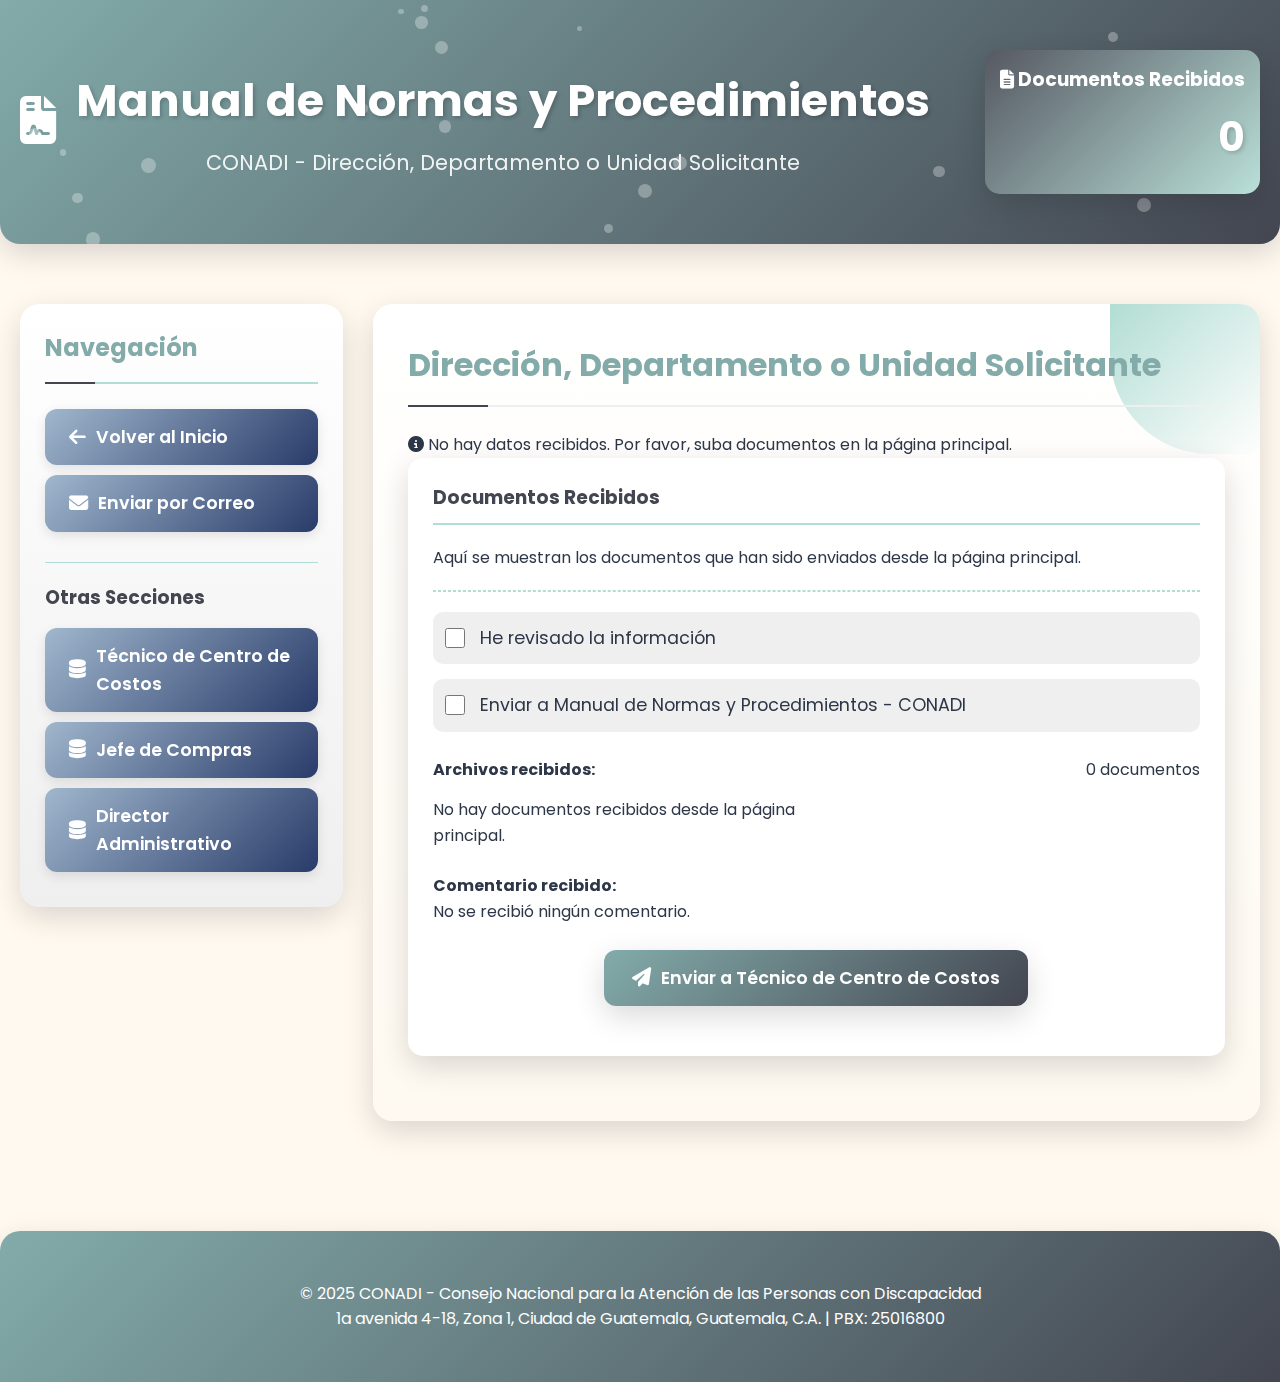
<file: Direccion o Departamento o unidad solicitante.html>
<!DOCTYPE html>
<html lang="es">
<head>
  <link rel="icon" type="image/png" href="CONADI.png">
  <meta charset="UTF-8" />
  <meta name="viewport" content="width=device-width, initial-scale=1.0"/>
  <title>Dirección, Departamento o Unidad Solicitante - CONADI</title>
  <link rel="stylesheet" href="https://cdnjs.cloudflare.com/ajax/libs/font-awesome/6.4.0/css/all.min.css">
  <link href="https://fonts.googleapis.com/css2?family=Poppins:wght@300;400;500;600;700&display=swap" rel="stylesheet">
  <style>
    :root {
      --color-primary: #83abaa;
      --color-secondary: #434651;
      --color-accent: #b2ddd4;
      --color-background: #FFF9F0;
      --color-text: #2D3748;
      --color-light: #efefef;
      --color-white: #FFFFFF;
      --color-dark: #1A202C;
      --shadow: 0 10px 30px rgba(0, 0, 0, 0.15);
      --transition: all 0.3s ease;
    }
    
    * {
      margin: 0;
      padding: 0;
      box-sizing: border-box;
      font-family: 'Poppins', sans-serif;
    }
    
    body {
      background-color: var(--color-background);
      color: var(--color-text);
      line-height: 1.6;
      overflow-x: hidden;
    }
    
    .container {
      max-width: 1400px;
      margin: 0 auto;
      padding: 20px;
    }
    
    /* Header con efecto de partículas */
    .particles-header {
      position: relative;
      background: linear-gradient(135deg, var(--color-primary), var(--color-secondary));
      color: var(--color-white);
      padding: 30px 0;
      text-align: center;
      border-radius: 0 0 20px 20px;
      box-shadow: var(--shadow);
      margin-bottom: 40px;
      overflow: hidden;
    }
    
    .header-flex {
      display: flex;
      justify-content: space-between;
      align-items: center;
      position: relative;
      z-index: 2;
    }
    
    .logo {
      display: flex;
      align-items: center;
    }
    
    .logo-icon {
      font-size: 3rem;
      margin-right: 20px;
      animation: pulse 2s infinite;
    }
    
    @keyframes pulse {
      0% { transform: scale(1); }
      50% { transform: scale(1.1); }
      100% { transform: scale(1); }
    }
    
    h1 {
      font-size: 2.8rem;
      margin-bottom: 10px;
      text-shadow: 2px 2px 4px rgba(0, 0, 0, 0.2);
    }
    
    .subtitle {
      font-size: 1.3rem;
      opacity: 0.9;
    }
    
    .document-counter {
      text-align: right;
      background: linear-gradient(135deg, var(--color-secondary), var(--color-accent));
      color: var(--color-white);
      padding: 15px;
      border-radius: 15px;
      box-shadow: var(--shadow);
      position: relative;
      overflow: hidden;
    }
    
    .document-counter:before {
      content: '';
      position: absolute;
      top: -50%;
      left: -50%;
      width: 200%;
      height: 200%;
      background: rgba(255, 255, 255, 0.1);
      transform: rotate(45deg);
      animation: shine 3s infinite;
    }
    
    @keyframes shine {
      0% { left: -100%; }
      20% { left: 100%; }
      100% { left: 100%; }
    }
    
    .counter-number {
      font-size: 2.5rem;
      font-weight: bold;
      margin: 10px 0;
      text-shadow: 2px 2px 4px rgba(0, 0, 0, 0.2);
    }
    
    .content {
      display: flex;
      gap: 30px;
      margin-bottom: 40px;
    }
    
    /* Sidebar mejorado */
    .sidebar {
      flex: 1;
      background: linear-gradient(to bottom, var(--color-white), var(--color-light));
      border-radius: 20px;
      padding: 25px;
      box-shadow: var(--shadow);
      position: sticky;
      top: 20px;
      height: fit-content;
      max-height: 90vh;
      overflow-y: auto;
    }
    
    .sidebar::-webkit-scrollbar {
      width: 6px;
    }
    
    .sidebar::-webkit-scrollbar-thumb {
      background: var(--color-accent);
      border-radius: 10px;
    }
    
    .sidebar h2 {
      color: var(--color-primary);
      margin-bottom: 25px;
      padding-bottom: 15px;
      border-bottom: 2px solid var(--color-accent);
      font-size: 1.5rem;
      position: relative;
    }
    
    .sidebar h2:after {
      content: '';
      position: absolute;
      bottom: -2px;
      left: 0;
      width: 50px;
      height: 2px;
      background: var(--color-secondary);
    }
    
    /* Contenido principal mejorado */
    .main-content {
      flex: 3;
      background: linear-gradient(to bottom, var(--color-white), var(--color-background));
      border-radius: 20px;
      padding: 35px;
      box-shadow: var(--shadow);
      position: relative;
      overflow: hidden;
    }
    
    .main-content:before {
      content: '';
      position: absolute;
      top: 0;
      right: 0;
      width: 150px;
      height: 150px;
      background: linear-gradient(135deg, var(--color-accent), transparent);
      border-radius: 0 0 0 100px;
      z-index: 0;
    }
    
    .page-title {
      color: var(--color-primary);
      margin-bottom: 25px;
      padding-bottom: 15px;
      border-bottom: 2px solid var(--color-light);
      font-size: 2rem;
      position: relative;
      z-index: 1;
    }
    
    .page-title:after {
      content: '';
      position: absolute;
      bottom: -2px;
      left: 0;
      width: 80px;
      height: 2px;
      background: var(--color-secondary);
    }
    
    /* Estilos para el documento recibido */
    .document-received {
      background: var(--color-white);
      border-radius: 15px;
      padding: 25px;
      margin-bottom: 30px;
      box-shadow: var(--shadow);
      position: relative;
      z-index: 1;
    }
    
    .document-received h3 {
      color: var(--color-secondary);
      margin-bottom: 20px;
      padding-bottom: 10px;
      border-bottom: 2px solid var(--color-accent);
    }
    
    .checkbox-group {
      margin: 20px 0;
    }
    
    .checkbox-item {
      display: flex;
      align-items: center;
      margin-bottom: 15px;
      padding: 12px;
      background: var(--color-light);
      border-radius: 10px;
      transition: var(--transition);
    }
    
    .checkbox-item:hover {
      background: var(--color-accent);
      transform: translateX(5px);
    }
    
    .checkbox-item input[type="checkbox"] {
      margin-right: 15px;
      width: 20px;
      height: 20px;
      cursor: pointer;
    }
    
    .checkbox-item label {
      font-size: 1.1rem;
      cursor: pointer;
    }
    
    /* Mejoras para la visualización de documentos */
    .documents-container {
      margin: 25px 0;
      position: relative;
      z-index: 1;
    }
    
    .documents-header {
      display: flex;
      justify-content: space-between;
      align-items: center;
      margin-bottom: 15px;
    }
    
    .documents-grid {
      display: grid;
      grid-template-columns: repeat(auto-fill, minmax(250px, 1fr));
      gap: 20px;
    }
    
    .document-card {
      background: var(--color-white);
      border-radius: 12px;
      overflow: hidden;
      box-shadow: var(--shadow);
      transition: var(--transition);
      position: relative;
    }
    
    .document-card:hover {
      transform: translateY(-5px);
      box-shadow: 0 15px 25px rgba(0, 0, 0, 0.1);
    }
    
    .document-preview {
      height: 200px;
      display: flex;
      align-items: center;
      justify-content: center;
      background: var(--color-light);
      overflow: hidden;
    }
    
    .document-preview img {
      width: 100%;
      height: 100%;
      object-fit: cover;
    }
    
    .document-preview iframe {
      width: 100%;
      height: 100%;
      border: none;
    }
    
    .pdf-icon {
      font-size: 4rem;
      color: #e74c3c;
    }
    
    .document-info {
      padding: 15px;
    }
    
    .document-name {
      font-weight: 600;
      margin-bottom: 5px;
      white-space: nowrap;
      overflow: hidden;
      text-overflow: ellipsis;
    }
    
    .document-type {
      font-size: 0.8rem;
      color: var(--color-secondary);
      background: var(--color-light);
      padding: 3px 8px;
      border-radius: 12px;
      display: inline-block;
    }
    
    .document-actions {
      display: flex;
      justify-content: space-between;
      margin-top: 10px;
    }
    
    .document-btn {
      background: var(--color-primary);
      color: white;
      border: none;
      padding: 5px 10px;
      border-radius: 5px;
      cursor: pointer;
      font-size: 0.8rem;
      transition: var(--transition);
    }
    
    .document-btn:hover {
      background: var(--color-secondary);
    }
    
    /* Textarea */
    #comentario {
      width: 100%;
      height: 120px;
      margin: 25px 0;
      border: 2px solid var(--color-light);
      border-radius: 15px;
      padding: 15px;
      background-color: var(--color-background);
      color: var(--color-text);
      font-size: 1rem;
      resize: vertical;
      transition: var(--transition);
      position: relative;
      z-index: 1;
    }
    
    #comentario:focus {
      outline: none;
      border-color: var(--color-accent);
      box-shadow: 0 0 0 3px rgba(178, 221, 212, 0.3);
    }
    
    /* Botón de correo */
    .go-to-mail {
      text-align: center;
      margin: 25px 0;
    }
    
    .btn-mail {
      display: inline-flex;
      align-items: center;
      justify-content: center;
      padding: 14px 28px;
      background: linear-gradient(135deg, var(--color-primary), var(--color-secondary));
      color: var(--color-white);
      font-size: 1.1rem;
      font-weight: 600;
      border-radius: 12px;
      text-decoration: none;
      box-shadow: var(--shadow);
      transition: var(--transition);
    }
    
    .btn-mail i {
      margin-right: 10px;
      font-size: 1.2rem;
    }
    
    .btn-mail:hover {
      background: linear-gradient(135deg, var(--color-accent), var(--color-secondary));
      transform: translateY(-3px);
      box-shadow: 0 8px 20px rgba(0,0,0,0.15);
    }
    
    /* Botones de sección */
    .btn-seccion {
      display: inline-flex;
      align-items: center;
      padding: 14px 24px;
      background: linear-gradient(135deg, #a0b7cd, #293b69);
      color: #fff;
      font-size: 1.1rem;
      font-weight: 600;
      border-radius: 12px;
      text-decoration: none;
      box-shadow: 0 4px 12px rgba(0,0,0,0.1);
      transition: all 0.3s ease;
      margin-bottom: 10px;
      width: 100%;
      text-align: left;
    }
    
    .btn-seccion i {
      margin-right: 10px;
      font-size: 1.2rem;
    }
    
    .btn-seccion:hover {
      background: linear-gradient(135deg, #8fd1e7, #d1e1f2);
      transform: translateY(-3px);
      box-shadow: 0 6px 16px rgba(0,0,0,0.2);
    }
    
    footer {
      text-align: center;
      padding: 30px;
      margin-top: 50px;
      background: linear-gradient(135deg, var(--color-primary), var(--color-secondary));
      color: var(--color-white);
      border-radius: 20px 20px 0 0;
      box-shadow: var(--shadow);
    }
    
    /* Partículas */
    .particle {
      position: absolute;
      background-color: rgba(255, 255, 255, 0.3);
      border-radius: 50%;
    }
    
    /* Responsive */
    @media (max-width: 1100px) {
      .content {
        flex-direction: column;
      }
      
      .sidebar {
        position: static;
        max-height: none;
      }
      
      .header-flex {
        flex-direction: column;
        text-align: center;
        gap: 20px;
      }
      
      .document-counter {
        text-align: center;
      }
    }
    
    @media (max-width: 768px) {
      h1 {
        font-size: 2.2rem;
      }
      
      .subtitle {
        font-size: 1.1rem;
      }
      
      .documents-grid {
        grid-template-columns: 1fr;
      }
    }
  </style>
</head>
<body>

  <!-- Header con partículas -->
  <header class="particles-header" id="animated-header">
    <div class="container header-flex">
      <div class="logo">
        <div class="logo-icon"><i class="fas fa-file-contract"></i></div>
        <div>
          <h1>Manual de Normas y Procedimientos</h1>
          <p class="subtitle">CONADI - Dirección, Departamento o Unidad Solicitante</p>
        </div>
      </div>
      <div class="document-counter">
        <h3><i class="fas fa-file-alt"></i> Documentos Recibidos</h3>
        <div class="counter-number" id="docCounter">0</div>
      </div>
    </div>
  </header>

  <div class="container">
    <div class="content">
      <div class="sidebar">
        <h2>Navegación</h2>
        
        <!-- Enlace de regreso a la página principal -->
        <a href="index.html" class="btn-seccion">
          <i class="fas fa-arrow-left"></i> Volver al Inicio
        </a>
        
        <!-- Enlace a la página de correo -->
        <a href="Correo Lic.html" class="btn-seccion">
          <i class="fas fa-envelope"></i> Enviar por Correo
        </a>
        
        <!-- Separador -->
        <div style="margin: 20px 0; border-bottom: 1px solid var(--color-accent);"></div>
        
        <h3 style="color: var(--color-secondary); margin-bottom: 15px;">Otras Secciones</h3>
        
        <!-- Enlaces a otras secciones (ejemplos) -->
        <a href="T de centros de Costos.html" class="btn-seccion">
          <i class="fas fa-database"></i> Técnico de Centro de Costos
        </a>
        
        <a href="Jefe de Departamentos de Compras.html" class="btn-seccion">
          <i class="fas fa-database"></i> Jefe de Compras
        </a>
        
        <a href="Director Administrativo.html" class="btn-seccion">
          <i class="fas fa-database"></i> Director Administrativo
        </a>
        
      </div>

      <div class="main-content">
        <h2 class="page-title">Dirección, Departamento o Unidad Solicitante</h2>

        <div class="document-status" id="documentStatus">
          <i class="fas fa-info-circle"></i> <span id="statusText">Cargando documentos...</span>
        </div>

        <div class="document-received">
          <h3>Documentos Recibidos</h3>
          <p>Aquí se muestran los documentos que han sido enviados desde la página principal.</p>
          <hr style="margin: 20px 0; border: 1px dashed var(--color-accent);">
          
          <div class="checkbox-group">
            <div class="checkbox-item">
              <input type="checkbox" id="revision">
              <label for="revision">He revisado la información</label>
            </div>
            
            <div class="checkbox-item">
              <input type="checkbox" id="enviar">
              <label for="enviar">Enviar a Manual de Normas y Procedimientos - CONADI</label>
            </div>
          </div>
          
          <div class="documents-container">
            <div class="documents-header">
              <h4>Archivos recibidos:</h4>
              <span id="documentsCount">0 documentos</span>
            </div>
            
            <div class="documents-grid" id="documentsGrid">
              <!-- Los documentos se mostrarán aquí -->
              <div class="no-documents" id="noDocuments">
                <p>No hay documentos recibidos desde la página principal.</p>
              </div>
            </div>
          </div>
          
          <h4>Comentario recibido:</h4>
          <div class="document-item" id="commentContainer">
            <p id="comentarioRecibido">No se recibió ningún comentario.</p>
          </div>
          
          <div class="go-to-mail">
            <a href="T de centros de Costos.html" class="btn-mail">
              <i class="fas fa-paper-plane"></i> Enviar a Técnico de Centro de Costos
            </a>
          </div>
        </div>
      </div>
    </div>
  </div>

  <footer>
    <div class="container">
      <p>© 2025 CONADI - Consejo Nacional para la Atención de las Personas con Discapacidad</p>
      <p>1a avenida 4-18, Zona 1, Ciudad de Guatemala, Guatemala, C.A. | PBX: 25016800</p>
    </div>
  </footer>

  <script>
    // Crear partículas para el header
    function createParticles() {
      const header = document.getElementById('animated-header');
      const particleCount = 20;
      
      for (let i = 0; i < particleCount; i++) {
        const particle = document.createElement('div');
        particle.classList.add('particle');
        
        const size = Math.random() * 10 + 5;
        particle.style.width = `${size}px`;
        particle.style.height = `${size}px`;
        
        particle.style.left = `${Math.random() * 100}%`;
        particle.style.top = `${Math.random() * 100}%`;
        
        particle.style.animation = `moveParticle ${Math.random() * 10 + 10}s linear infinite`;
        
        header.appendChild(particle);
      }
      
      // Añadir estilos para la animación de partículas
      const style = document.createElement('style');
      style.textContent = `
        @keyframes moveParticle {
          0% {
            transform: translate(0, 0);
            opacity: 0;
          }
          10% {
            opacity: 1;
          }
          90% {
            opacity: 1;
          }
          100% {
            transform: translate(${Math.random() * 100 - 50}px, ${Math.random() * 100 - 50}px);
            opacity: 0;
          }
        }
      `;
      document.head.appendChild(style);
    }
    
    // Función para cargar documentos desde localStorage
    function loadDocumentsFromStorage() {
      const documentsGrid = document.getElementById('documentsGrid');
      const noDocuments = document.getElementById('noDocuments');
      const statusText = document.getElementById('statusText');
      const comentarioRecibido = document.getElementById('comentarioRecibido');
      const docCounter = document.getElementById('docCounter');
      const documentsCount = document.getElementById('documentsCount');
      
      const savedData = localStorage.getItem('documentData');
      
      if (savedData) {
        const data = JSON.parse(savedData);
        
        if (data.files && data.files.length > 0) {
          // Mostrar documentos
          statusText.textContent = `Se han recibido ${data.files.length} documento(s) desde la página principal.`;
          docCounter.textContent = data.files.length;
          documentsCount.textContent = `${data.files.length} documento${data.files.length !== 1 ? 's' : ''}`;
          
          noDocuments.style.display = 'none';
          
          data.files.forEach((file, index) => {
            const documentCard = document.createElement('div');
            documentCard.classList.add('document-card');
            
            const documentPreview = document.createElement('div');
            documentPreview.classList.add('document-preview');
            
            if (file.type.startsWith("image/")) {
              // Mostrar imagen
              const img = document.createElement('img');
              img.src = file.url;
              img.alt = file.name;
              documentPreview.appendChild(img);
            } else {
              // Mostrar icono de PDF
              const icon = document.createElement('i');
              icon.classList.add('fas', 'fa-file-pdf', 'pdf-icon');
              documentPreview.appendChild(icon);
            }
            
            const documentInfo = document.createElement('div');
            documentInfo.classList.add('document-info');
            
            const documentName = document.createElement('div');
            documentName.classList.add('document-name');
            documentName.textContent = file.name;
            documentInfo.appendChild(documentName);
            
            const documentType = document.createElement('div');
            documentType.classList.add('document-type');
            documentType.textContent = file.type.startsWith("image/") ? 'Imagen' : 'PDF';
            documentInfo.appendChild(documentType);
            
            const documentActions = document.createElement('div');
            documentActions.classList.add('document-actions');
            
            const viewBtn = document.createElement('button');
            viewBtn.classList.add('document-btn');
            viewBtn.innerHTML = '<i class="fas fa-eye"></i> Ver';
            viewBtn.onclick = () => viewDocument(file.url, file.type);
            documentActions.appendChild(viewBtn);
            
            documentInfo.appendChild(documentActions);
            
            documentCard.appendChild(documentPreview);
            documentCard.appendChild(documentInfo);
            
            documentsGrid.appendChild(documentCard);
          });
          
          // Mostrar comentario si existe
          if (data.comentario && data.comentario.trim() !== '') {
            comentarioRecibido.textContent = data.comentario;
          } else {
            comentarioRecibido.textContent = "No se recibió ningún comentario.";
          }
        } else {
          statusText.textContent = "No hay documentos recibidos. Por favor, suba documentos en la página principal.";
          docCounter.textContent = "0";
          documentsCount.textContent = "0 documentos";
          noDocuments.style.display = 'block';
        }
      } else {
        statusText.textContent = "No hay datos recibidos. Por favor, suba documentos en la página principal.";
        docCounter.textContent = "0";
        documentsCount.textContent = "0 documentos";
        noDocuments.style.display = 'block';
      }
    }
    
    // Función para ver documento
    function viewDocument(url, type) {
      if (type.startsWith("image/")) {
        window.open(url, '_blank');
      } else {
        // Para PDFs, abrir en nueva pestaña cronogama ORG 2025
        window.open(url, '_blank');
      }
    }
    
    // Inicializar cuando el DOM esté cargado
    document.addEventListener('DOMContentLoaded', function() {
      createParticles();
      loadDocumentsFromStorage();
    });
  </script>  
   
</body>
</html>
</file>
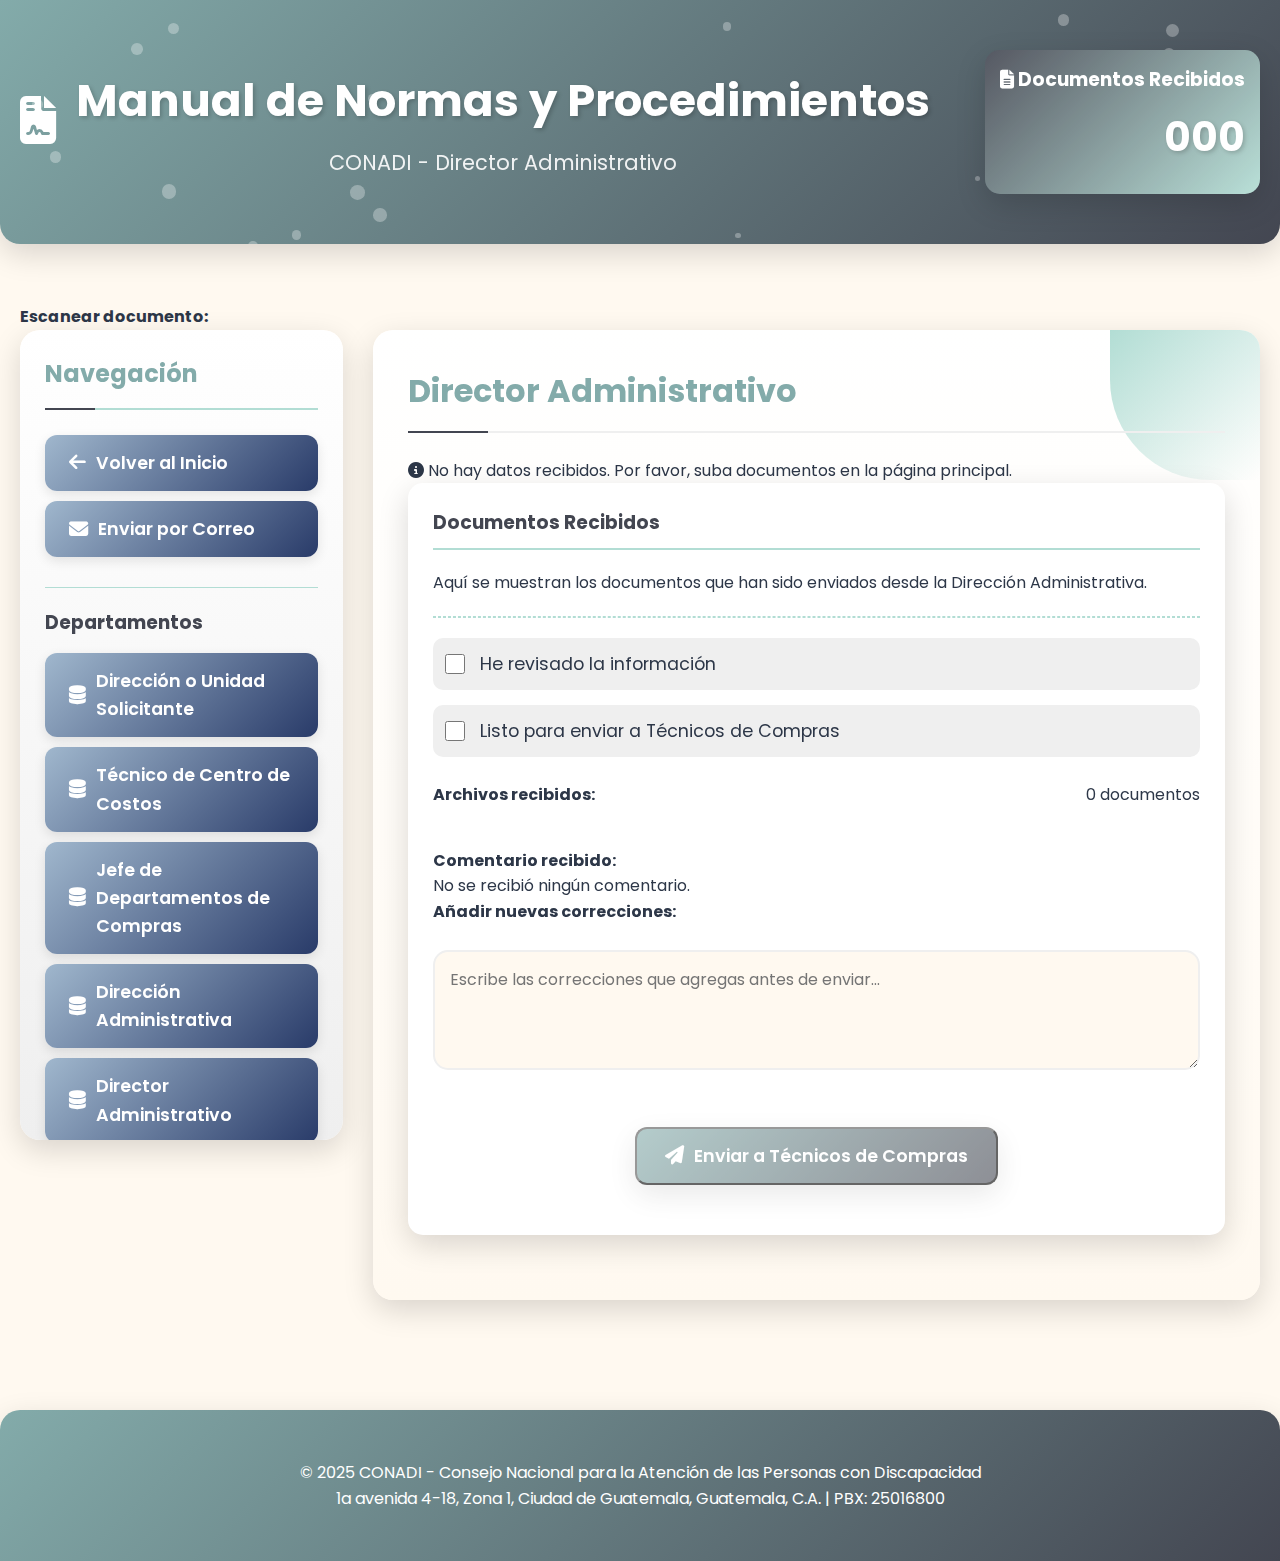
<file: Director Administrativo.html>
<!DOCTYPE html>
<html lang="es">
<head>
  <link rel="icon" type="image/png" href="CONADI.png">
  <meta charset="UTF-8" />
  <meta name="viewport" content="width=device-width, initial-scale=1.0"/>
  <title>Director Administrativo - CONADI</title>
  <link rel="stylesheet" href="https://cdnjs.cloudflare.com/ajax/libs/font-awesome/6.4.0/css/all.min.css">
  <link href="https://fonts.googleapis.com/css2?family=Poppins:wght@300;400;500;600;700&display=swap" rel="stylesheet">
  <style>
    :root {
      --color-primary: #83abaa;
      --color-secondary: #434651;
      --color-accent: #b2ddd4;
      --color-background: #FFF9F0;
      --color-text: #2D3748;
      --color-light: #efefef;
      --color-white: #FFFFFF;
      --color-dark: #1A202C;
      --shadow: 0 10px 30px rgba(0, 0, 0, 0.15);
      --transition: all 0.3s ease;
    }
    
    * {
      margin: 0;
      padding: 0;
      box-sizing: border-box;
      font-family: 'Poppins', sans-serif;
    }
    
    body {
      background-color: var(--color-background);
      color: var(--color-text);
      line-height: 1.6;
      overflow-x: hidden;
    }
    
    .container {
      max-width: 1400px;
      margin: 0 auto;
      padding: 20px;
    }
    
    /* Header con efecto de partículas */
    .particles-header {
      position: relative;
      background: linear-gradient(135deg, var(--color-primary), var(--color-secondary));
      color: var(--color-white);
      padding: 30px 0;
      text-align: center;
      border-radius: 0 0 20px 20px;
      box-shadow: var(--shadow);
      margin-bottom: 40px;
      overflow: hidden;
    }
    
    .header-flex {
      display: flex;
      justify-content: space-between;
      align-items: center;
      position: relative;
      z-index: 2;
    }
    
    .logo {
      display: flex;
      align-items: center;
    }
    
    .logo-icon {
      font-size: 3rem;
      margin-right: 20px;
      animation: pulse 2s infinite;
    }
    
    @keyframes pulse {
      0% { transform: scale(1); }
      50% { transform: scale(1.1); }
      100% { transform: scale(1); }
    }
    
    h1 {
      font-size: 2.8rem;
      margin-bottom: 10px;
      text-shadow: 2px 2px 4px rgba(0, 0, 0, 0.2);
    }
    
    .subtitle {
      font-size: 1.3rem;
      opacity: 0.9;
    }
    
    .document-counter {
      text-align: right;
      background: linear-gradient(135deg, var(--color-secondary), var(--color-accent));
      color: var(--color-white);
      padding: 15px;
      border-radius: 15px;
      box-shadow: var(--shadow);
      position: relative;
      overflow: hidden;
    }
    
    .document-counter:before {
      content: '';
      position: absolute;
      top: -50%;
      left: -50%;
      width: 200%;
      height: 200%;
      background: rgba(255, 255, 255, 0.1);
      transform: rotate(45deg);
      animation: shine 3s infinite;
    }
    
    @keyframes shine {
      0% { left: -100%; }
      20% { left: 100%; }
      100% { left: 100%; }
    }
    
    .counter-number {
      font-size: 2.5rem;
      font-weight: bold;
      margin: 10px 0;
      text-shadow: 2px 2px 4px rgba(0, 0, 0, 0.2);
    }
    
    .content {
      display: flex;
      gap: 30px;
      margin-bottom: 40px;
    }
    
    /* Sidebar mejorado */
    .sidebar {
      flex: 1;
      background: linear-gradient(to bottom, var(--color-white), var(--color-light));
      border-radius: 20px;
      padding: 25px;
      box-shadow: var(--shadow);
      position: sticky;
      top: 20px;
      height: fit-content;
      max-height: 90vh;
      overflow-y: auto;
    }
    
    .sidebar::-webkit-scrollbar {
      width: 6px;
    }
    
    .sidebar::-webkit-scrollbar-thumb {
      background: var(--color-accent);
      border-radius: 10px;
    }
    
    .sidebar h2 {
      color: var(--color-primary);
      margin-bottom: 25px;
      padding-bottom: 15px;
      border-bottom: 2px solid var(--color-accent);
      font-size: 1.5rem;
      position: relative;
    }
    
    .sidebar h2:after {
      content: '';
      position: absolute;
      bottom: -2px;
      left: 0;
      width: 50px;
      height: 2px;
      background: var(--color-secondary);
    }
    
    /* Contenido principal mejorado */
    .main-content {
      flex: 3;
      background: linear-gradient(to bottom, var(--color-white), var(--color-background));
      border-radius: 20px;
      padding: 35px;
      box-shadow: var(--shadow);
      position: relative;
      overflow: hidden;
    }
    
    .main-content:before {
      content: '';
      position: absolute;
      top: 0;
      right: 0;
      width: 150px;
      height: 150px;
      background: linear-gradient(135deg, var(--color-accent), transparent);
      border-radius: 0 0 0 100px;
      z-index: 0;
    }
    
    .page-title {
      color: var(--color-primary);
      margin-bottom: 25px;
      padding-bottom: 15px;
      border-bottom: 2px solid var(--color-light);
      font-size: 2rem;
      position: relative;
      z-index: 1;
    }
    
    .page-title:after {
      content: '';
      position: absolute;
      bottom: -2px;
      left: 0;
      width: 80px;
      height: 2px;
      background: var(--color-secondary);
    }
    
    /* Estilos para el documento recibido */
    .document-received {
      background: var(--color-white);
      border-radius: 15px;
      padding: 25px;
      margin-bottom: 30px;
      box-shadow: var(--shadow);
      position: relative;
      z-index: 1;
    }
    
    .document-received h3 {
      color: var(--color-secondary);
      margin-bottom: 20px;
      padding-bottom: 10px;
      border-bottom: 2px solid var(--color-accent);
    }
    
    .checkbox-group {
      margin: 20px 0;
    }
    
    .checkbox-item {
      display: flex;
      align-items: center;
      margin-bottom: 15px;
      padding: 12px;
      background: var(--color-light);
      border-radius: 10px;
      transition: var(--transition);
    }
    
    .checkbox-item:hover {
      background: var(--color-accent);
      transform: translateX(5px);
    }
    
    .checkbox-item input[type="checkbox"] {
      margin-right: 15px;
      width: 20px;
      height: 20px;
      cursor: pointer;
    }
    
    .checkbox-item label {
      font-size: 1.1rem;
      cursor: pointer;
    }
    
    /* Mejoras para la visualización de documentos */
    .documents-container {
      margin: 25px 0;
      position: relative;
      z-index: 1;
    }
    
    .documents-header {
      display: flex;
      justify-content: space-between;
      align-items: center;
      margin-bottom: 15px;
    }
    
    .documents-grid {
      display: grid;
      grid-template-columns: repeat(auto-fill, minmax(250px, 1fr));
      gap: 20px;
    }
    
    .document-card {
      background: var(--color-white);
      border-radius: 12px;
      overflow: hidden;
      box-shadow: var(--shadow);
      transition: var(--transition);
      position: relative;
    }
    
    .document-card:hover {
      transform: translateY(-5px);
      box-shadow: 0 15px 25px rgba(0, 0, 0, 0.1);
    }
    
    .document-preview {
      height: 200px;
      display: flex;
      align-items: center;
      justify-content: center;
      background: var(--color-light);
      overflow: hidden;
    }
    
    .document-preview img {
      width: 100%;
      height: 100%;
      object-fit: cover;
    }
    
    .document-preview iframe {
      width: 100%;
      height: 100%;
      border: none;
    }
    
    .pdf-icon {
      font-size: 4rem;
      color: #e74c3c;
    }
    
    .document-info {
      padding: 15px;
    }
    
    .document-name {
      font-weight: 600;
      margin-bottom: 5px;
      white-space: nowrap;
      overflow: hidden;
      text-overflow: ellipsis;
    }
    
    .document-type {
      font-size: 0.8rem;
      color: var(--color-secondary);
      background: var(--color-light);
      padding: 3px 8px;
      border-radius: 12px;
      display: inline-block;
    }
    
    .document-actions {
      display: flex;
      justify-content: space-between;
      margin-top: 10px;
    }
    
    .document-btn {
      background: var(--color-primary);
      color: white;
      border: none;
      padding: 5px 10px;
      border-radius: 5px;
      cursor: pointer;
      font-size: 0.8rem;
      transition: var(--transition);
    }
    
    .document-btn:hover {
      background: var(--color-secondary);
    }
    
    /* Textarea */
    #comentarioNuevo {
      width: 100%;
      height: 120px;
      margin: 25px 0;
      border: 2px solid var(--color-light);
      border-radius: 15px;
      padding: 15px;
      background-color: var(--color-background);
      color: var(--color-text);
      font-size: 1rem;
      resize: vertical;
      transition: var(--transition);
      position: relative;
      z-index: 1;
    }
    
    #comentarioNuevo:focus {
      outline: none;
      border-color: var(--color-accent);
      box-shadow: 0 0 0 3px rgba(178, 221, 212, 0.3);
    }
    
    /* Botón de correo */
    .go-to-mail {
      text-align: center;
      margin: 25px 0;
    }
    
    .btn-mail {
      display: inline-flex;
      align-items: center;
      justify-content: center;
      padding: 14px 28px;
      background: linear-gradient(135deg, var(--color-primary), var(--color-secondary));
      color: var(--color-white);
      font-size: 1.1rem;
      font-weight: 600;
      border-radius: 12px;
      text-decoration: none;
      box-shadow: var(--shadow);
      transition: var(--transition);
    }
    
    .btn-mail i {
      margin-right: 10px;
      font-size: 1.2rem;
    }
    
    .btn-mail:hover {
      background: linear-gradient(135deg, var(--color-accent), var(--color-secondary));
      transform: translateY(-3px);
      box-shadow: 0 8px 20px rgba(0,0,0,0.15);
    }
    
    /* Botones de sección */
    .btn-seccion {
      display: inline-flex;
      align-items: center;
      padding: 14px 24px;
      background: linear-gradient(135deg, #a0b7cd, #293b69);
      color: #fff;
      font-size: 1.1rem;
      font-weight: 600;
      border-radius: 12px;
      text-decoration: none;
      box-shadow: 0 4px 12px rgba(0,0,0,0.1);
      transition: all 0.3s ease;
      margin-bottom: 10px;
      width: 100%;
      text-align: left;
    }
    
    .btn-seccion i {
      margin-right: 10px;
      font-size: 1.2rem;
    }
    
    .btn-seccion:hover {
      background: linear-gradient(135deg, #8fd1e7, #d1e1f2);
      transform: translateY(-3px);
      box-shadow: 0 6px 16px rgba(0,0,0,0.2);
    }
    
    footer {
      text-align: center;
      padding: 30px;
      margin-top: 50px;
      background: linear-gradient(135deg, var(--color-primary), var(--color-secondary));
      color: var(--color-white);
      border-radius: 20px 20px 0 0;
      box-shadow: var(--shadow);
    }
    
    /* Partículas */
    .particle {
      position: absolute;
      background-color: rgba(255, 255, 255, 0.3);
      border-radius: 50%;
    }
    
    /* Responsive */
    @media (max-width: 1100px) {
      .content {
        flex-direction: column;
      }
      
      .sidebar {
        position: static;
        max-height: none;
      }
      
      .header-flex {
        flex-direction: column;
        text-align: center;
        gap: 20px;
      }
      
      .document-counter {
        text-align: center;
      }
    }
    
    @media (max-width: 768px) {
      h1 {
        font-size: 2.2rem;
      }
      
      .subtitle {
        font-size: 1.1rem;
      }
      
      .documents-grid {
        grid-template-columns: 1fr;
      }
    }
  </style>
</head>
<body>

  <!-- Header con partículas -->
  <header class="particles-header" id="animated-header">
    <div class="container header-flex">
      <div class="logo">
        <div class="logo-icon"><i class="fas fa-file-contract"></i></div>
        <div>
          <h1>Manual de Normas y Procedimientos</h1>
          <p class="subtitle">CONADI - Director Administrativo</p>
        </div>
      </div>
      <div class="document-counter">
        <h3><i class="fas fa-file-alt"></i> Documentos Recibidos</h3>
        <div class="counter-number" id="docCounter">0</div>
      </div>
    </div>
  </header>

  <div class="container">
    <label for="scannerInput"><strong>Escanear documento:</strong></label>
    <input type="file" id="scannerInput" accept=".pdf,image/*" multiple style="display:none;" />

    <div class="content">
      <div class="sidebar">
        <h2>Navegación</h2>
        
        <!-- Enlace de regreso a la página principal -->
        <a href="index.html" class="btn-seccion">
          <i class="fas fa-arrow-left"></i> Volver al Inicio
        </a>
        
        <!-- Enlace a la página de correo -->
        <a href="Correo Lic.html" class="btn-seccion">
          <i class="fas fa-envelope"></i> Enviar por Correo
        </a>
        
        <!-- Separador -->
        <div style="margin: 20px 0; border-bottom: 1px solid var(--color-accent);"></div>
        
        <h3 style="color: var(--color-secondary); margin-bottom: 15px;">Departamentos</h3>
        
        <!-- Lista sin repetidos -->
        <a href="Direccion o Departamento o unidad solicitante.html" class="btn-seccion">
          <i class="fas fa-database"></i> Dirección o Unidad Solicitante
        </a> 
        <a href="T de centros de Costos.html" class="btn-seccion">
          <i class="fas fa-database"></i> Técnico de Centro de Costos
        </a>
        <a href="Jefe de Departamentos de Compras.html" class="btn-seccion">
          <i class="fas fa-database"></i> Jefe de Departamentos de Compras
        </a>
        <a href="Direccion Administrativa.html" class="btn-seccion">
          <i class="fas fa-database"></i> Dirección Administrativa
        </a>
        <a href="Director Administrativo.html" class="btn-seccion active">
          <i class="fas fa-database"></i> Director Administrativo
        </a>
        <a href="Tecnicos de Compras.html" class="btn-seccion">
          <i class="fas fa-database"></i> Técnicos de Compras
        </a>
        <a href="Departamento de Presupuesto.html" class="btn-seccion">
          <i class="fas fa-database"></i> Departamento de Presupuesto
        </a>
      </div>

      <div class="main-content">
        <h2 class="page-title">Director Administrativo</h2>

        <div class="document-status" id="documentStatus">
          <i class="fas fa-info-circle"></i> <span id="statusText">Cargando documentos...</span>
        </div>

        <div class="document-received">
          <h3>Documentos Recibidos</h3>
          <p>Aquí se muestran los documentos que han sido enviados desde la Dirección Administrativa.</p>
          <hr style="margin: 20px 0; border: 1px dashed var(--color-accent);">
          
          <div class="checkbox-group">
            <div class="checkbox-item">
              <input type="checkbox" id="revision">
              <label for="revision">He revisado la información</label>
            </div>
            
            <div class="checkbox-item">
              <input type="checkbox" id="enviar">
              <label for="enviar">Listo para enviar a Técnicos de Compras</label>
            </div>
          </div>
          
          <div class="documents-container">
            <div class="documents-header">
              <h4>Archivos recibidos:</h4>
              <span id="documentsCount">0 documentos</span>
            </div>
            
            <div class="documents-grid" id="documentsGrid">
              <!-- Los documentos se mostrarán aquí -->
              <div class="no-documents" id="noDocuments">
                <p>No hay documentos recibidos desde la Dirección Administrativa.</p>
              </div>
            </div>
          </div>
          
          <h4>Comentario recibido:</h4>
          <div class="document-item" id="commentContainer">
            <p id="comentarioRecibido">No se recibió ningún comentario.</p>
          </div>

          <h4>Añadir nuevas correcciones:</h4>
          <textarea id="comentarioNuevo" placeholder="Escribe las correcciones que agregas antes de enviar..."></textarea>

          <div class="go-to-mail">
            <button id="btnEnviar" class="btn-mail" style="pointer-events:none; opacity:0.6;">
              <i class="fas fa-paper-plane"></i> Enviar a Técnicos de Compras
            </button>
          </div>
        </div>
      </div>
    </div>
  </div>

  <footer>
    <div class="container">
      <p>© 2025 CONADI - Consejo Nacional para la Atención de las Personas con Discapacidad</p>
      <p>1a avenida 4-18, Zona 1, Ciudad de Guatemala, Guatemala, C.A. | PBX: 25016800</p>
    </div>
  </footer>

  <script>
    // Crear partículas para el header
    function createParticles() {
      const header = document.getElementById('animated-header');
      // Si no existe (por seguridad) salir
      if (!header) return;
      const particleCount = 20;
      
      for (let i = 0; i < particleCount; i++) {
        const particle = document.createElement('div');
        particle.classList.add('particle');
        
        const size = Math.random() * 10 + 5;
        particle.style.width = `${size}px`;
        particle.style.height = `${size}px`;
        
        particle.style.left = `${Math.random() * 100}%`;
        particle.style.top = `${Math.random() * 100}%`;
        
        particle.style.animation = `moveParticle ${Math.random() * 10 + 10}s linear infinite`;
        
        header.appendChild(particle);
      }
      
      // Añadir estilos para la animación de partículas
      const style = document.createElement('style');
      style.textContent = `
        @keyframes moveParticle {
          0% {
            transform: translate(0, 0);
            opacity: 0;
          }
          10% {
            opacity: 1;
          }
          90% {
            opacity: 1;
          }
          100% {
            transform: translate(${Math.random() * 100 - 50}px, ${Math.random() * 100 - 50}px);
            opacity: 0;
          }
        }
      `;
      document.head.appendChild(style);
    }
    
    // Función para cargar documentos desde localStorage (clave: documentData)
    function loadDocumentsFromStorage() {
      const documentsGrid = document.getElementById('documentsGrid');
      const noDocuments = document.getElementById('noDocuments');
      const statusText = document.getElementById('statusText');
      const comentarioRecibido = document.getElementById('comentarioRecibido');
      const docCounter = document.getElementById('docCounter');
      const documentsCount = document.getElementById('documentsCount');
      
      // Limpiar grid
      documentsGrid.innerHTML = '';
      
      const savedData = localStorage.getItem('documentData');
      
      if (savedData) {
        let data;
        try {
          data = JSON.parse(savedData);
        } catch (e) {
          console.error('documentData JSON parse error', e);
          statusText.textContent = 'Error leyendo datos almacenados.';
          noDocuments.style.display = 'block';
          return;
        }
        
        // Aseguramos estructura mínima
        data.files = Array.isArray(data.files) ? data.files : [];
        data.comentario = data.comentario || data.comment || data.comentario || '';
        
        if (data.files.length > 0) {
          // Mostrar documentos
          statusText.textContent = `Se han recibido ${data.files.length} documento(s) desde la Dirección Administrativa.`;
          docCounter.textContent = data.files.length.toString().padStart(3, '0');
          documentsCount.textContent = `${data.files.length} documento${data.files.length !== 1 ? 's' : ''}`;
          
          noDocuments.style.display = 'none';
          
          data.files.forEach((file, index) => {
            const documentCard = document.createElement('div');
            documentCard.classList.add('document-card');
            
            const documentPreview = document.createElement('div');
            documentPreview.classList.add('document-preview');
            
            if (file.type && file.type.startsWith && file.type.startsWith("image/")) {
              // Mostrar imagen
              const img = document.createElement('img');
              img.src = file.url;
              img.alt = file.name;
              documentPreview.appendChild(img);
            } else if (file.type && file.type === "application/pdf") {
              // Icono PDF
              const icon = document.createElement('i');
              icon.classList.add('fas', 'fa-file-pdf', 'pdf-icon');
              documentPreview.appendChild(icon);
            } else {
              // General
              const icon = document.createElement('i');
              icon.classList.add('fas', 'fa-file', 'pdf-icon');
              documentPreview.appendChild(icon);
            }
            
            const documentInfo = document.createElement('div');
            documentInfo.classList.add('document-info');
            
            const documentName = document.createElement('div');
            documentName.classList.add('document-name');
            documentName.textContent = file.name || `Archivo ${index + 1}`;
            documentInfo.appendChild(documentName);
            
            const documentType = document.createElement('div');
            documentType.classList.add('document-type');
            documentType.textContent = file.type && file.type.startsWith && file.type.startsWith("image/") ? 'Imagen' : (file.type || 'Archivo');
            documentInfo.appendChild(documentType);
            
            const documentActions = document.createElement('div');
            documentActions.classList.add('document-actions');
            
            // Descargar
            const downloadBtn = document.createElement('button');
            downloadBtn.classList.add('document-btn');
            downloadBtn.innerHTML = '<i class="fas fa-download"></i> Descargar';
            downloadBtn.onclick = () => {
              try {
                const a = document.createElement('a');
                a.href = file.url;
                a.download = file.name || '';
                document.body.appendChild(a);
                a.click();
                a.remove();
              } catch (e) {
                console.error('Error al iniciar descarga', e);
              }
            };
            documentActions.appendChild(downloadBtn);
            
            // Ver
            const viewBtn = document.createElement('button');
            viewBtn.classList.add('document-btn');
            viewBtn.innerHTML = '<i class="fas fa-eye"></i> Ver';
            viewBtn.onclick = () => viewDocument(file.url, file.type);
            documentActions.appendChild(viewBtn);
            
            documentInfo.appendChild(documentActions);
            
            documentCard.appendChild(documentPreview);
            documentCard.appendChild(documentInfo);
            
            documentsGrid.appendChild(documentCard);
          });
          
          // Mostrar comentario si existe (soportando claves distintas)
          if (data.comentario && data.comentario.trim() !== '') {
            comentarioRecibido.textContent = data.comentario;
          } else if (data.comment && data.comment.trim() !== '') {
            comentarioRecibido.textContent = data.comment;
          } else {
            comentarioRecibido.textContent = "No se recibió ningún comentario.";
          }
        } else {
          statusText.textContent = "No hay documentos recibidos. Por favor, suba documentos en la página principal.";
          docCounter.textContent = "000";
          documentsCount.textContent = "0 documentos";
          noDocuments.style.display = 'block';
          comentarioRecibido.textContent = "No se recibió ningún comentario.";
        }
      } else {
        statusText.textContent = "No hay datos recibidos. Por favor, suba documentos en la página principal.";
        docCounter.textContent = "000";
        documentsCount.textContent = "0 documentos";
        noDocuments.style.display = 'block';
        comentarioRecibido.textContent = "No se recibió ningún comentario.";
      }
    }
    
    // Función para ver documento (abre en nueva pestaña)
    function viewDocument(url, type) {
      if (!url) {
        alert('No hay URL disponible para este archivo.');
        return;
      }
      // Si fuese necesario, se puede mejorar para mostrar modal viewer.
      window.open(url, '_blank');
    }
    
    // Control del checkbox y habilitar botón de enviar
    function setupSendControls() {
      const revision = document.getElementById('revision');
      const enviar = document.getElementById('enviar');
      const btnEnviar = document.getElementById('btnEnviar');
      if (!revision || !btnEnviar) return;
      
      // Habilitar/Deshabilitar botón basado en "revision" checkbox y "enviar" checkbox
      function updateBtn() {
        if (revision.checked && document.getElementById('enviar') && document.getElementById('enviar').checked) {
          btnEnviar.style.pointerEvents = 'auto';
          btnEnviar.style.opacity = '1';
        } else {
          btnEnviar.style.pointerEvents = 'none';
          btnEnviar.style.opacity = '0.6';
        }
      }
      
      // Inicial
      updateBtn();
      
      revision.addEventListener('change', updateBtn);
      const enviarChk = document.getElementById('enviar');
      if (enviarChk) enviarChk.addEventListener('change', updateBtn);
      
      // Evento click para enviar
      btnEnviar.addEventListener('click', (e) => {
        e.preventDefault();
        enviarATecnicosCompras();
      });
    }
    
    // Función que envía los datos al siguiente departamento (Técnicos de Compras)
    function enviarATecnicosCompras() {
      const revision = document.getElementById('revision');
      if (!revision || !revision.checked) {
        alert('Debes marcar la casilla "He revisado la información" antes de enviar.');
        return;
      }
      
      const comentarioNuevo = document.getElementById('comentarioNuevo').value || '';
      // Recuperar documentData
      const savedDataRaw = localStorage.getItem('documentData');
      if (!savedDataRaw) {
        alert('No hay documentos para enviar.');
        return;
      }
      
      let data;
      try {
        data = JSON.parse(savedDataRaw);
      } catch (e) {
        console.error('Error parseando documentData al enviar:', e);
        alert('Error con los datos almacenados. No se puede enviar.');
        return;
      }
      
      // Añadir historial simple dentro del objeto (no rompe estructura)
      const now = new Date().toISOString();
      const paso = {
        from: 'Director Administrativo',
        to: 'Técnicos de Compras',
        date: now,
        comment: comentarioNuevo
      };
      
      if (!Array.isArray(data.history)) data.history = [];
      data.history.push(paso);
      
      // También concatenamos el comentario principal para que el siguiente departamento lo vea
      const existingComentario = data.comentario || data.comment || '';
      const combinedComment = existingComentario + (existingComentario ? '\n\n' : '') + `[Enviado por Director Administrativo el ${new Date(now).toLocaleString()}]\n${comentarioNuevo}`;
      // Guardamos en la misma clave 'comentario' (consistencia)
      data.comentario = combinedComment;
      // También guardamos una clave 'lastSender' por si la necesitas
      data.lastSender = 'Director Administrativo';
      data.lastSentAt = now;
      
      // Guardar de nuevo en localStorage
      try {
        localStorage.setItem('documentData', JSON.stringify(data));
      } catch (e) {
        console.error('Error guardando documentData al enviar:', e);
        alert('No se pudo guardar la información. Comprueba el almacenamiento del navegador.');
        return;
      }
      
      // Mensaje de éxito y redirección al siguiente departamento
      alert('Documentos y correcciones enviados a Técnicos de Compras.');
      // Redirigir (asegúrate que el archivo exista)
      window.location.href = 'Tecnicos de Compras.html';
    }
    
    // Inicializar cuando el DOM esté cargado
    document.addEventListener('DOMContentLoaded', function() {
      createParticles();
      loadDocumentsFromStorage();
      setupSendControls();
    });
  </script>  
   
</body>
</html>
</file>
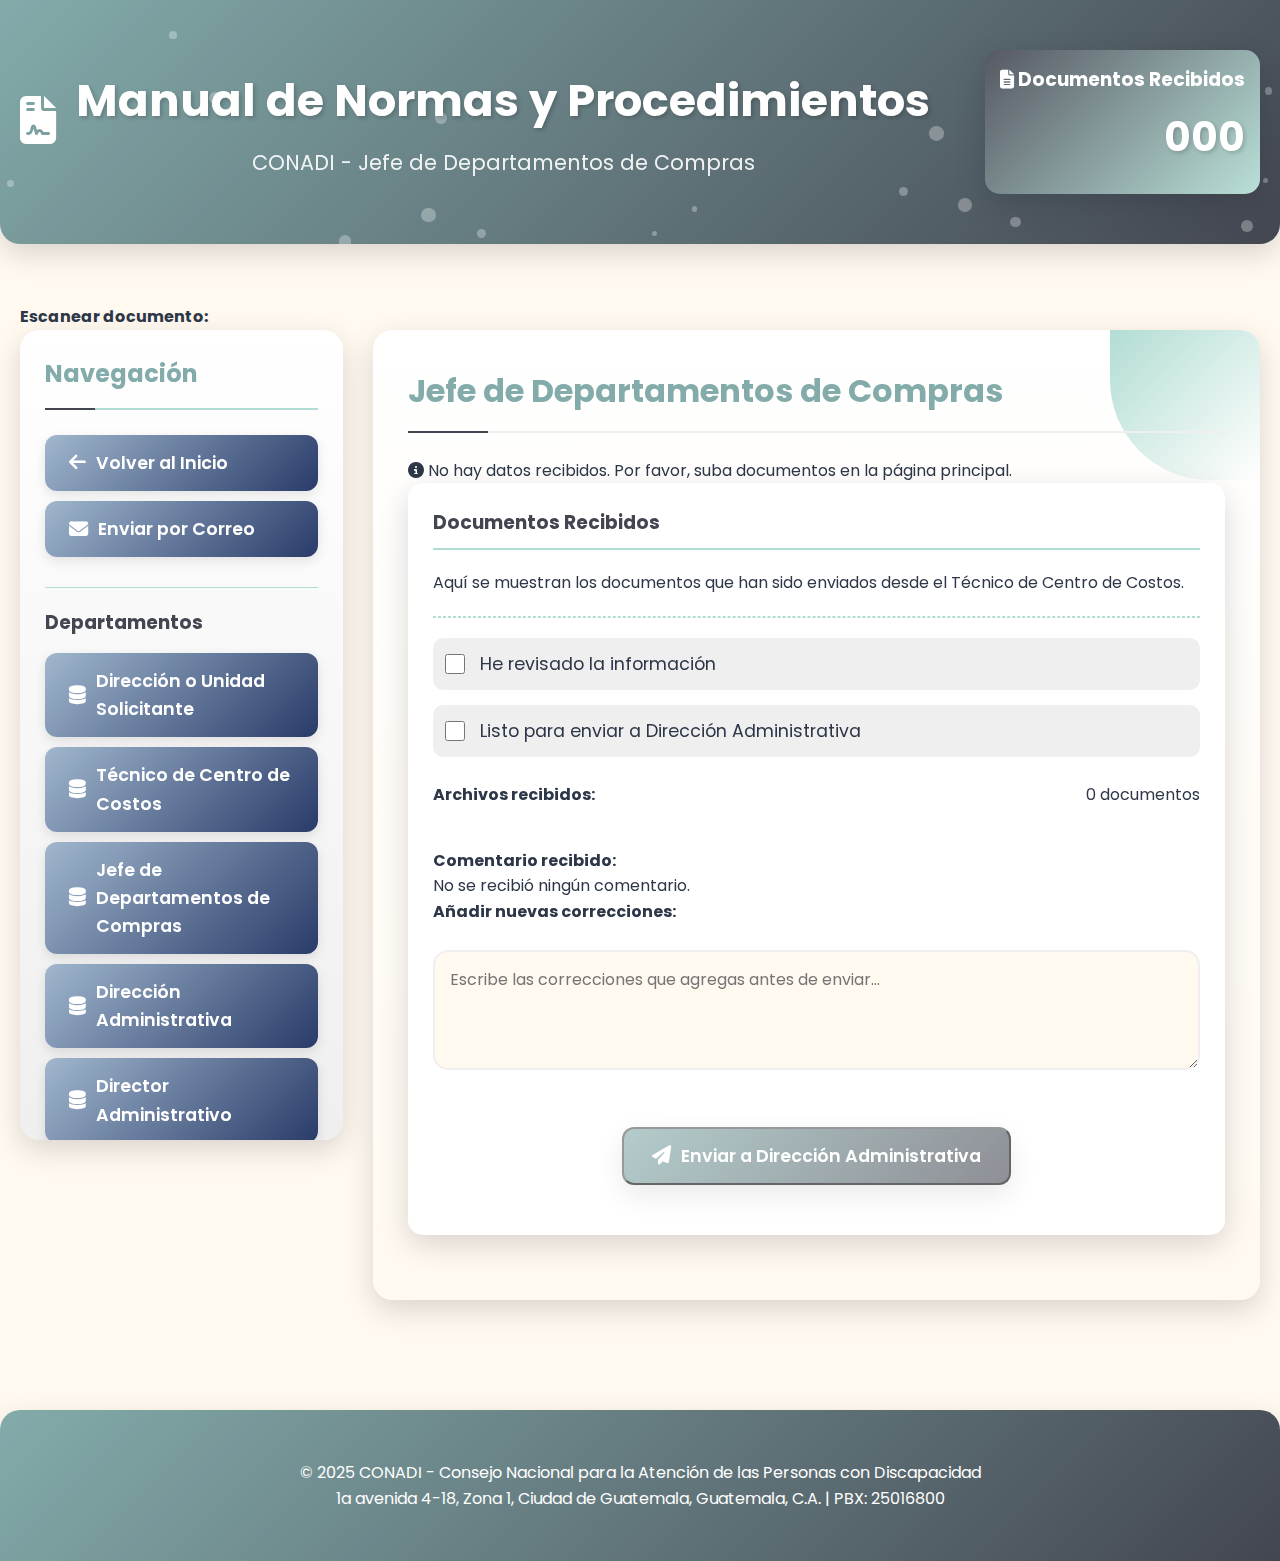
<file: Jefe de Departamentos de Compras.html>
<!DOCTYPE html>
<html lang="es">
<head>
  <link rel="icon" type="image/png" href="CONADI.png">
  <meta charset="UTF-8" />
  <meta name="viewport" content="width=device-width, initial-scale=1.0"/>
  <title>Jefe de Departamentos de Compras - CONADI</title>
  <link rel="stylesheet" href="https://cdnjs.cloudflare.com/ajax/libs/font-awesome/6.4.0/css/all.min.css">
  <link href="https://fonts.googleapis.com/css2?family=Poppins:wght@300;400;500;600;700&display=swap" rel="stylesheet">
  <style>
    :root {
      --color-primary: #83abaa;
      --color-secondary: #434651;
      --color-accent: #b2ddd4;
      --color-background: #FFF9F0;
      --color-text: #2D3748;
      --color-light: #efefef;
      --color-white: #FFFFFF;
      --color-dark: #1A202C;
      --shadow: 0 10px 30px rgba(0, 0, 0, 0.15);
      --transition: all 0.3s ease;
    }
    
    * {
      margin: 0;
      padding: 0;
      box-sizing: border-box;
      font-family: 'Poppins', sans-serif;
    }
    
    body {
      background-color: var(--color-background);
      color: var(--color-text);
      line-height: 1.6;
      overflow-x: hidden;
    }
    
    .container {
      max-width: 1400px;
      margin: 0 auto;
      padding: 20px;
    }
    
    /* Header con efecto de partículas */
    .particles-header {
      position: relative;
      background: linear-gradient(135deg, var(--color-primary), var(--color-secondary));
      color: var(--color-white);
      padding: 30px 0;
      text-align: center;
      border-radius: 0 0 20px 20px;
      box-shadow: var(--shadow);
      margin-bottom: 40px;
      overflow: hidden;
    }
    
    .header-flex {
      display: flex;
      justify-content: space-between;
      align-items: center;
      position: relative;
      z-index: 2;
    }
    
    .logo {
      display: flex;
      align-items: center;
    }
    
    .logo-icon {
      font-size: 3rem;
      margin-right: 20px;
      animation: pulse 2s infinite;
    }
    
    @keyframes pulse {
      0% { transform: scale(1); }
      50% { transform: scale(1.1); }
      100% { transform: scale(1); }
    }
    
    h1 {
      font-size: 2.8rem;
      margin-bottom: 10px;
      text-shadow: 2px 2px 4px rgba(0, 0, 0, 0.2);
    }
    
    .subtitle {
      font-size: 1.3rem;
      opacity: 0.9;
    }
    
    .document-counter {
      text-align: right;
      background: linear-gradient(135deg, var(--color-secondary), var(--color-accent));
      color: var(--color-white);
      padding: 15px;
      border-radius: 15px;
      box-shadow: var(--shadow);
      position: relative;
      overflow: hidden;
    }
    
    .document-counter:before {
      content: '';
      position: absolute;
      top: -50%;
      left: -50%;
      width: 200%;
      height: 200%;
      background: rgba(255, 255, 255, 0.1);
      transform: rotate(45deg);
      animation: shine 3s infinite;
    }
    
    @keyframes shine {
      0% { left: -100%; }
      20% { left: 100%; }
      100% { left: 100%; }
    }
    
    .counter-number {
      font-size: 2.5rem;
      font-weight: bold;
      margin: 10px 0;
      text-shadow: 2px 2px 4px rgba(0, 0, 0, 0.2);
    }
    
    .content {
      display: flex;
      gap: 30px;
      margin-bottom: 40px;
    }
    
    /* Sidebar mejorado */
    .sidebar {
      flex: 1;
      background: linear-gradient(to bottom, var(--color-white), var(--color-light));
      border-radius: 20px;
      padding: 25px;
      box-shadow: var(--shadow);
      position: sticky;
      top: 20px;
      height: fit-content;
      max-height: 90vh;
      overflow-y: auto;
    }
    
    .sidebar::-webkit-scrollbar {
      width: 6px;
    }
    
    .sidebar::-webkit-scrollbar-thumb {
      background: var(--color-accent);
      border-radius: 10px;
    }
    
    .sidebar h2 {
      color: var(--color-primary);
      margin-bottom: 25px;
      padding-bottom: 15px;
      border-bottom: 2px solid var(--color-accent);
      font-size: 1.5rem;
      position: relative;
    }
    
    .sidebar h2:after {
      content: '';
      position: absolute;
      bottom: -2px;
      left: 0;
      width: 50px;
      height: 2px;
      background: var(--color-secondary);
    }
    
    /* Contenido principal mejorado */
    .main-content {
      flex: 3;
      background: linear-gradient(to bottom, var(--color-white), var(--color-background));
      border-radius: 20px;
      padding: 35px;
      box-shadow: var(--shadow);
      position: relative;
      overflow: hidden;
    }
    
    .main-content:before {
      content: '';
      position: absolute;
      top: 0;
      right: 0;
      width: 150px;
      height: 150px;
      background: linear-gradient(135deg, var(--color-accent), transparent);
      border-radius: 0 0 0 100px;
      z-index: 0;
    }
    
    .page-title {
      color: var(--color-primary);
      margin-bottom: 25px;
      padding-bottom: 15px;
      border-bottom: 2px solid var(--color-light);
      font-size: 2rem;
      position: relative;
      z-index: 1;
    }
    
    .page-title:after {
      content: '';
      position: absolute;
      bottom: -2px;
      left: 0;
      width: 80px;
      height: 2px;
      background: var(--color-secondary);
    }
    
    /* Estilos para el documento recibido */
    .document-received {
      background: var(--color-white);
      border-radius: 15px;
      padding: 25px;
      margin-bottom: 30px;
      box-shadow: var(--shadow);
      position: relative;
      z-index: 1;
    }
    
    .document-received h3 {
      color: var(--color-secondary);
      margin-bottom: 20px;
      padding-bottom: 10px;
      border-bottom: 2px solid var(--color-accent);
    }
    
    .checkbox-group {
      margin: 20px 0;
    }
    
    .checkbox-item {
      display: flex;
      align-items: center;
      margin-bottom: 15px;
      padding: 12px;
      background: var(--color-light);
      border-radius: 10px;
      transition: var(--transition);
    }
    
    .checkbox-item:hover {
      background: var(--color-accent);
      transform: translateX(5px);
    }
    
    .checkbox-item input[type="checkbox"] {
      margin-right: 15px;
      width: 20px;
      height: 20px;
      cursor: pointer;
    }
    
    .checkbox-item label {
      font-size: 1.1rem;
      cursor: pointer;
    }
    
    /* Mejoras para la visualización de documentos */
    .documents-container {
      margin: 25px 0;
      position: relative;
      z-index: 1;
    }
    
    .documents-header {
      display: flex;
      justify-content: space-between;
      align-items: center;
      margin-bottom: 15px;
    }
    
    .documents-grid {
      display: grid;
      grid-template-columns: repeat(auto-fill, minmax(250px, 1fr));
      gap: 20px;
    }
    
    .document-card {
      background: var(--color-white);
      border-radius: 12px;
      overflow: hidden;
      box-shadow: var(--shadow);
      transition: var(--transition);
      position: relative;
    }
    
    .document-card:hover {
      transform: translateY(-5px);
      box-shadow: 0 15px 25px rgba(0, 0, 0, 0.1);
    }
    
    .document-preview {
      height: 200px;
      display: flex;
      align-items: center;
      justify-content: center;
      background: var(--color-light);
      overflow: hidden;
    }
    
    .document-preview img {
      width: 100%;
      height: 100%;
      object-fit: cover;
    }
    
    .document-preview iframe {
      width: 100%;
      height: 100%;
      border: none;
    }
    
    .pdf-icon {
      font-size: 4rem;
      color: #e74c3c;
    }
    
    .document-info {
      padding: 15px;
    }
    
    .document-name {
      font-weight: 600;
      margin-bottom: 5px;
      white-space: nowrap;
      overflow: hidden;
      text-overflow: ellipsis;
    }
    
    .document-type {
      font-size: 0.8rem;
      color: var(--color-secondary);
      background: var(--color-light);
      padding: 3px 8px;
      border-radius: 12px;
      display: inline-block;
    }
    
    .document-actions {
      display: flex;
      justify-content: space-between;
      margin-top: 10px;
    }
    
    .document-btn {
      background: var(--color-primary);
      color: white;
      border: none;
      padding: 5px 10px;
      border-radius: 5px;
      cursor: pointer;
      font-size: 0.8rem;
      transition: var(--transition);
    }
    
    .document-btn:hover {
      background: var(--color-secondary);
    }
    
    /* Textarea */
    #comentarioNuevo {
      width: 100%;
      height: 120px;
      margin: 25px 0;
      border: 2px solid var(--color-light);
      border-radius: 15px;
      padding: 15px;
      background-color: var(--color-background);
      color: var(--color-text);
      font-size: 1rem;
      resize: vertical;
      transition: var(--transition);
      position: relative;
      z-index: 1;
    }
    
    #comentarioNuevo:focus {
      outline: none;
      border-color: var(--color-accent);
      box-shadow: 0 0 0 3px rgba(178, 221, 212, 0.3);
    }
    
    /* Botón de correo */
    .go-to-mail {
      text-align: center;
      margin: 25px 0;
    }
    
    .btn-mail {
      display: inline-flex;
      align-items: center;
      justify-content: center;
      padding: 14px 28px;
      background: linear-gradient(135deg, var(--color-primary), var(--color-secondary));
      color: var(--color-white);
      font-size: 1.1rem;
      font-weight: 600;
      border-radius: 12px;
      text-decoration: none;
      box-shadow: var(--shadow);
      transition: var(--transition);
    }
    
    .btn-mail i {
      margin-right: 10px;
      font-size: 1.2rem;
    }
    
    .btn-mail:hover {
      background: linear-gradient(135deg, var(--color-accent), var(--color-secondary));
      transform: translateY(-3px);
      box-shadow: 0 8px 20px rgba(0,0,0,0.15);
    }
    
    /* Botones de sección */
    .btn-seccion {
      display: inline-flex;
      align-items: center;
      padding: 14px 24px;
      background: linear-gradient(135deg, #a0b7cd, #293b69);
      color: #fff;
      font-size: 1.1rem;
      font-weight: 600;
      border-radius: 12px;
      text-decoration: none;
      box-shadow: 0 4px 12px rgba(0,0,0,0.1);
      transition: all 0.3s ease;
      margin-bottom: 10px;
      width: 100%;
      text-align: left;
    }
    
    .btn-seccion i {
      margin-right: 10px;
      font-size: 1.2rem;
    }
    
    .btn-seccion:hover {
      background: linear-gradient(135deg, #8fd1e7, #d1e1f2);
      transform: translateY(-3px);
      box-shadow: 0 6px 16px rgba(0,0,0,0.2);
    }
    
    footer {
      text-align: center;
      padding: 30px;
      margin-top: 50px;
      background: linear-gradient(135deg, var(--color-primary), var(--color-secondary));
      color: var(--color-white);
      border-radius: 20px 20px 0 0;
      box-shadow: var(--shadow);
    }
    
    /* Partículas */
    .particle {
      position: absolute;
      background-color: rgba(255, 255, 255, 0.3);
      border-radius: 50%;
    }
    
    /* Responsive */
    @media (max-width: 1100px) {
      .content {
        flex-direction: column;
      }
      
      .sidebar {
        position: static;
        max-height: none;
      }
      
      .header-flex {
        flex-direction: column;
        text-align: center;
        gap: 20px;
      }
      
      .document-counter {
        text-align: center;
      }
    }
    
    @media (max-width: 768px) {
      h1 {
        font-size: 2.2rem;
      }
      
      .subtitle {
        font-size: 1.1rem;
      }
      
      .documents-grid {
        grid-template-columns: 1fr;
      }
    }
  </style>
</head>
<body>

  <!-- Header con partículas -->
  <header class="particles-header" id="animated-header">
    <div class="container header-flex">
      <div class="logo">
        <div class="logo-icon"><i class="fas fa-file-contract"></i></div>
        <div>
          <h1>Manual de Normas y Procedimientos</h1>
          <p class="subtitle">CONADI - Jefe de Departamentos de Compras</p>
        </div>
      </div>
      <div class="document-counter">
        <h3><i class="fas fa-file-alt"></i> Documentos Recibidos</h3>
        <div class="counter-number" id="docCounter">0</div>
      </div>
    </div>
  </header>

  <div class="container">
    <label for="scannerInput"><strong>Escanear documento:</strong></label>
    <input type="file" id="scannerInput" accept=".pdf,image/*" multiple style="display:none;" />

    <div class="content">
      <div class="sidebar">
        <h2>Navegación</h2>
        
        <!-- Enlace de regreso a la página principal -->
        <a href="index.html" class="btn-seccion">
          <i class="fas fa-arrow-left"></i> Volver al Inicio
        </a>
        
        <!-- Enlace a la página de correo -->
        <a href="Correo Lic.html" class="btn-seccion">
          <i class="fas fa-envelope"></i> Enviar por Correo
        </a>
        
        <!-- Separador -->
        <div style="margin: 20px 0; border-bottom: 1px solid var(--color-accent);"></div>
        
        <h3 style="color: var(--color-secondary); margin-bottom: 15px;">Departamentos</h3>
        
        <!-- Lista sin repetidos -->
        <a href="Direccion o Departamento o unidad solicitante.html" class="btn-seccion">
          <i class="fas fa-database"></i> Dirección o Unidad Solicitante
        </a> 
        <a href="T de centros de Costos.html" class="btn-seccion">
          <i class="fas fa-database"></i> Técnico de Centro de Costos
        </a>
        <a href="Jefe de Departamentos de Compras.html" class="btn-seccion active">
          <i class="fas fa-database"></i> Jefe de Departamentos de Compras
        </a>
        <a href="Direccion Administrativa.html" class="btn-seccion">
          <i class="fas fa-database"></i> Dirección Administrativa
        </a>
        <a href="Director Administrativo.html" class="btn-seccion">
          <i class="fas fa-database"></i> Director Administrativo
        </a>
        <a href="Tecnicos de Compras.html" class="btn-seccion">
          <i class="fas fa-database"></i> Técnicos de Compras
        </a>
        <a href="Departamento de Presupuesto.html" class="btn-seccion">
          <i class="fas fa-database"></i> Departamento de Presupuesto
        </a>
      </div>

      <div class="main-content">
        <h2 class="page-title">Jefe de Departamentos de Compras</h2>

        <div class="document-status" id="documentStatus">
          <i class="fas fa-info-circle"></i> <span id="statusText">Cargando documentos...</span>
        </div>

        <div class="document-received">
          <h3>Documentos Recibidos</h3>
          <p>Aquí se muestran los documentos que han sido enviados desde el Técnico de Centro de Costos.</p>
          <hr style="margin: 20px 0; border: 1px dashed var(--color-accent);">
          
          <div class="checkbox-group">
            <div class="checkbox-item">
              <input type="checkbox" id="revision">
              <label for="revision">He revisado la información</label>
            </div>
            
            <div class="checkbox-item">
              <input type="checkbox" id="enviar">
              <label for="enviar">Listo para enviar a Dirección Administrativa</label>
            </div>
          </div>
          
          <div class="documents-container">
            <div class="documents-header">
              <h4>Archivos recibidos:</h4>
              <span id="documentsCount">0 documentos</span>
            </div>
            
            <div class="documents-grid" id="documentsGrid">
              <!-- Los documentos se mostrarán aquí -->
              <div class="no-documents" id="noDocuments">
                <p>No hay documentos recibidos desde el Técnico de Centro de Costos.</p>
              </div>
            </div>
          </div>
          
          <h4>Comentario recibido:</h4>
          <div class="document-item" id="commentContainer">
            <p id="comentarioRecibido">No se recibió ningún comentario.</p>
          </div>

          <h4>Añadir nuevas correcciones:</h4>
          <textarea id="comentarioNuevo" placeholder="Escribe las correcciones que agregas antes de enviar..."></textarea>

          <div class="go-to-mail">
            <button id="btnEnviar" class="btn-mail" style="pointer-events:none; opacity:0.6;">
              <i class="fas fa-paper-plane"></i> Enviar a Dirección Administrativa
            </button>
          </div>
        </div>
      </div>
    </div>
  </div>

  <footer>
    <div class="container">
      <p>© 2025 CONADI - Consejo Nacional para la Atención de las Personas con Discapacidad</p>
      <p>1a avenida 4-18, Zona 1, Ciudad de Guatemala, Guatemala, C.A. | PBX: 25016800</p>
    </div>
  </footer>

  <script>
    // Crear partículas para el header
    function createParticles() {
      const header = document.getElementById('animated-header');
      // Si no existe (por seguridad) salir
      if (!header) return;
      const particleCount = 20;
      
      for (let i = 0; i < particleCount; i++) {
        const particle = document.createElement('div');
        particle.classList.add('particle');
        
        const size = Math.random() * 10 + 5;
        particle.style.width = `${size}px`;
        particle.style.height = `${size}px`;
        
        particle.style.left = `${Math.random() * 100}%`;
        particle.style.top = `${Math.random() * 100}%`;
        
        particle.style.animation = `moveParticle ${Math.random() * 10 + 10}s linear infinite`;
        
        header.appendChild(particle);
      }
      
      // Añadir estilos para la animación de partículas
      const style = document.createElement('style');
      style.textContent = `
        @keyframes moveParticle {
          0% {
            transform: translate(0, 0);
            opacity: 0;
          }
          10% {
            opacity: 1;
          }
          90% {
            opacity: 1;
          }
          100% {
            transform: translate(${Math.random() * 100 - 50}px, ${Math.random() * 100 - 50}px);
            opacity: 0;
          }
        }
      `;
      document.head.appendChild(style);
    }
    
    // Función para cargar documentos desde localStorage (clave: documentData)
    function loadDocumentsFromStorage() {
      const documentsGrid = document.getElementById('documentsGrid');
      const noDocuments = document.getElementById('noDocuments');
      const statusText = document.getElementById('statusText');
      const comentarioRecibido = document.getElementById('comentarioRecibido');
      const docCounter = document.getElementById('docCounter');
      const documentsCount = document.getElementById('documentsCount');
      
      // Limpiar grid
      documentsGrid.innerHTML = '';
      
      const savedData = localStorage.getItem('documentData');
      
      if (savedData) {
        let data;
        try {
          data = JSON.parse(savedData);
        } catch (e) {
          console.error('documentData JSON parse error', e);
          statusText.textContent = 'Error leyendo datos almacenados.';
          noDocuments.style.display = 'block';
          return;
        }
        
        // Aseguramos estructura mínima
        data.files = Array.isArray(data.files) ? data.files : [];
        data.comentario = data.comentario || data.comment || data.comentario || '';
        
        if (data.files.length > 0) {
          // Mostrar documentos
          statusText.textContent = `Se han recibido ${data.files.length} documento(s) desde el Técnico de Centro de Costos.`;
          docCounter.textContent = data.files.length.toString().padStart(3, '0');
          documentsCount.textContent = `${data.files.length} documento${data.files.length !== 1 ? 's' : ''}`;
          
          noDocuments.style.display = 'none';
          
          data.files.forEach((file, index) => {
            const documentCard = document.createElement('div');
            documentCard.classList.add('document-card');
            
            const documentPreview = document.createElement('div');
            documentPreview.classList.add('document-preview');
            
            if (file.type && file.type.startsWith && file.type.startsWith("image/")) {
              // Mostrar imagen
              const img = document.createElement('img');
              img.src = file.url;
              img.alt = file.name;
              documentPreview.appendChild(img);
            } else if (file.type && file.type === "application/pdf") {
              // Icono PDF
              const icon = document.createElement('i');
              icon.classList.add('fas', 'fa-file-pdf', 'pdf-icon');
              documentPreview.appendChild(icon);
            } else {
              // General
              const icon = document.createElement('i');
              icon.classList.add('fas', 'fa-file', 'pdf-icon');
              documentPreview.appendChild(icon);
            }
            
            const documentInfo = document.createElement('div');
            documentInfo.classList.add('document-info');
            
            const documentName = document.createElement('div');
            documentName.classList.add('document-name');
            documentName.textContent = file.name || `Archivo ${index + 1}`;
            documentInfo.appendChild(documentName);
            
            const documentType = document.createElement('div');
            documentType.classList.add('document-type');
            documentType.textContent = file.type && file.type.startsWith && file.type.startsWith("image/") ? 'Imagen' : (file.type || 'Archivo');
            documentInfo.appendChild(documentType);
            
            const documentActions = document.createElement('div');
            documentActions.classList.add('document-actions');
            
            // Descargar
            const downloadBtn = document.createElement('button');
            downloadBtn.classList.add('document-btn');
            downloadBtn.innerHTML = '<i class="fas fa-download"></i> Descargar';
            downloadBtn.onclick = () => {
              try {
                const a = document.createElement('a');
                a.href = file.url;
                a.download = file.name || '';
                document.body.appendChild(a);
                a.click();
                a.remove();
              } catch (e) {
                console.error('Error al iniciar descarga', e);
              }
            };
            documentActions.appendChild(downloadBtn);
            
            // Ver
            const viewBtn = document.createElement('button');
            viewBtn.classList.add('document-btn');
            viewBtn.innerHTML = '<i class="fas fa-eye"></i> Ver';
            viewBtn.onclick = () => viewDocument(file.url, file.type);
            documentActions.appendChild(viewBtn);
            
            documentInfo.appendChild(documentActions);
            
            documentCard.appendChild(documentPreview);
            documentCard.appendChild(documentInfo);
            
            documentsGrid.appendChild(documentCard);
          });
          
          // Mostrar comentario si existe (soportando claves distintas)
          if (data.comentario && data.comentario.trim() !== '') {
            comentarioRecibido.textContent = data.comentario;
          } else if (data.comment && data.comment.trim() !== '') {
            comentarioRecibido.textContent = data.comment;
          } else {
            comentarioRecibido.textContent = "No se recibió ningún comentario.";
          }
        } else {
          statusText.textContent = "No hay documentos recibidos. Por favor, suba documentos en la página principal.";
          docCounter.textContent = "000";
          documentsCount.textContent = "0 documentos";
          noDocuments.style.display = 'block';
          comentarioRecibido.textContent = "No se recibió ningún comentario.";
        }
      } else {
        statusText.textContent = "No hay datos recibidos. Por favor, suba documentos en la página principal.";
        docCounter.textContent = "000";
        documentsCount.textContent = "0 documentos";
        noDocuments.style.display = 'block';
        comentarioRecibido.textContent = "No se recibió ningún comentario.";
      }
    }
    
    // Función para ver documento (abre en nueva pestaña)
    function viewDocument(url, type) {
      if (!url) {
        alert('No hay URL disponible para este archivo.');
        return;
      }
      // Si fuese necesario, se puede mejorar para mostrar modal viewer.
      window.open(url, '_blank');
    }
    
    // Control del checkbox y habilitar botón de enviar
    function setupSendControls() {
      const revision = document.getElementById('revision');
      const enviar = document.getElementById('enviar');
      const btnEnviar = document.getElementById('btnEnviar');
      if (!revision || !btnEnviar) return;
      
      // Habilitar/Deshabilitar botón basado en "revision" checkbox y "enviar" checkbox
      function updateBtn() {
        if (revision.checked && document.getElementById('enviar') && document.getElementById('enviar').checked) {
          btnEnviar.style.pointerEvents = 'auto';
          btnEnviar.style.opacity = '1';
        } else {
          btnEnviar.style.pointerEvents = 'none';
          btnEnviar.style.opacity = '0.6';
        }
      }
      
      // Inicial
      updateBtn();
      
      revision.addEventListener('change', updateBtn);
      const enviarChk = document.getElementById('enviar');
      if (enviarChk) enviarChk.addEventListener('change', updateBtn);
      
      // Evento click para enviar
      btnEnviar.addEventListener('click', (e) => {
        e.preventDefault();
        enviarADireccionAdministrativa();
      });
    }
    
    // Función que envía los datos al siguiente departamento (Dirección Administrativa)
    function enviarADireccionAdministrativa() {
      const revision = document.getElementById('revision');
      if (!revision || !revision.checked) {
        alert('Debes marcar la casilla "He revisado la información" antes de enviar.');
        return;
      }
      
      const comentarioNuevo = document.getElementById('comentarioNuevo').value || '';
      // Recuperar documentData
      const savedDataRaw = localStorage.getItem('documentData');
      if (!savedDataRaw) {
        alert('No hay documentos para enviar.');
        return;
      }
      
      let data;
      try {
        data = JSON.parse(savedDataRaw);
      } catch (e) {
        console.error('Error parseando documentData al enviar:', e);
        alert('Error con los datos almacenados. No se puede enviar.');
        return;
      }
      
      // Añadir historial simple dentro del objeto (no rompe estructura)
      const now = new Date().toISOString();
      const paso = {
        from: 'Jefe de Departamentos de Compras',
        to: 'Dirección Administrativa',
        date: now,
        comment: comentarioNuevo
      };
      
      if (!Array.isArray(data.history)) data.history = [];
      data.history.push(paso);
      
      // También concatenamos el comentario principal para que el siguiente departamento lo vea
      const existingComentario = data.comentario || data.comment || '';
      const combinedComment = existingComentario + (existingComentario ? '\n\n' : '') + `[Enviado por Jefe de Departamentos de Compras el ${new Date(now).toLocaleString()}]\n${comentarioNuevo}`;
      // Guardamos en la misma clave 'comentario' (consistencia)
      data.comentario = combinedComment;
      // También guardamos una clave 'lastSender' por si la necesitas
      data.lastSender = 'Jefe de Departamentos de Compras';
      data.lastSentAt = now;
      
      // Guardar de nuevo en localStorage
      try {
        localStorage.setItem('documentData', JSON.stringify(data));
      } catch (e) {
        console.error('Error guardando documentData al enviar:', e);
        alert('No se pudo guardar la información. Comprueba el almacenamiento del navegador.');
        return;
      }
      
      // Mensaje de éxito y redirección al siguiente departamento
      alert('Documentos y correcciones enviados a Dirección Administrativa.');
      // Redirigir (asegúrate que el archivo exista)
      window.location.href = 'Direccion Administrativa.html';
    }
    
    // Inicializar cuando el DOM esté cargado
    document.addEventListener('DOMContentLoaded', function() {
      createParticles();
      loadDocumentsFromStorage();
      setupSendControls();
    });
  </script>  
   
</body>
</html>
</file>
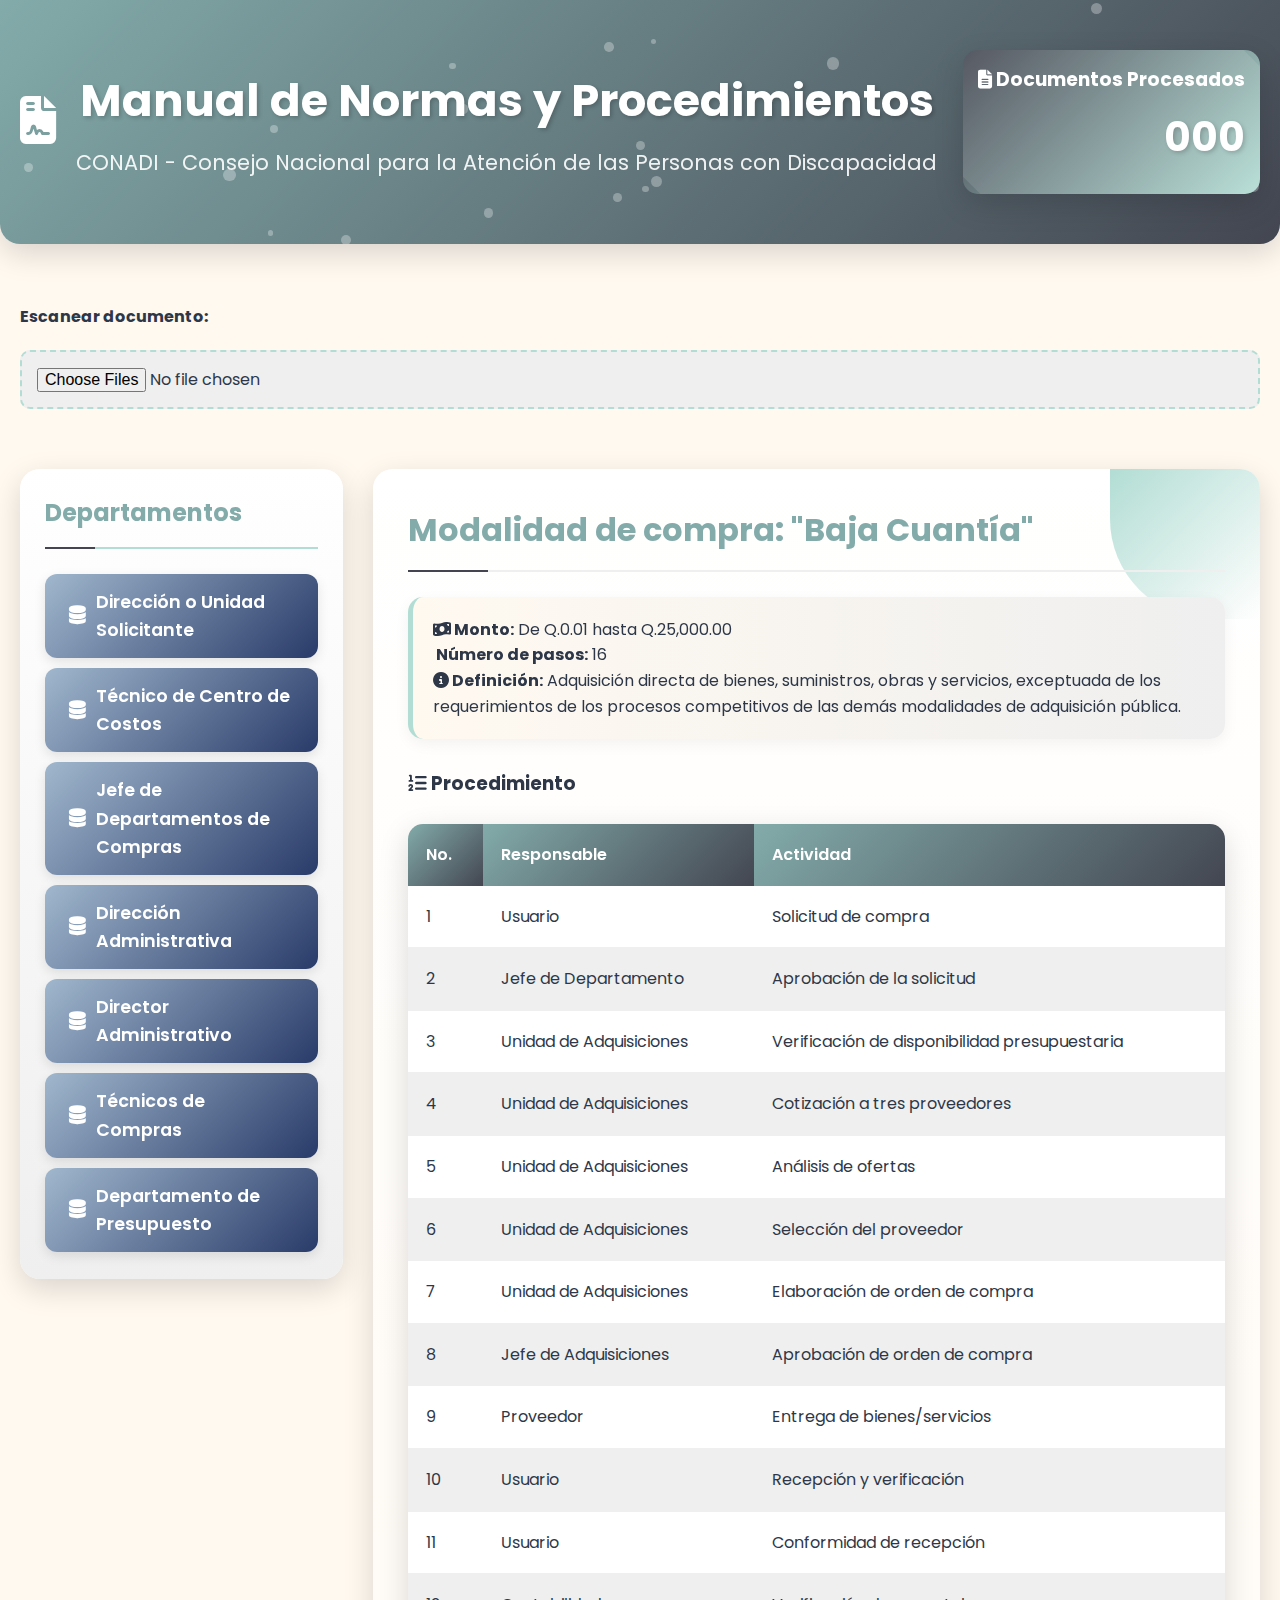
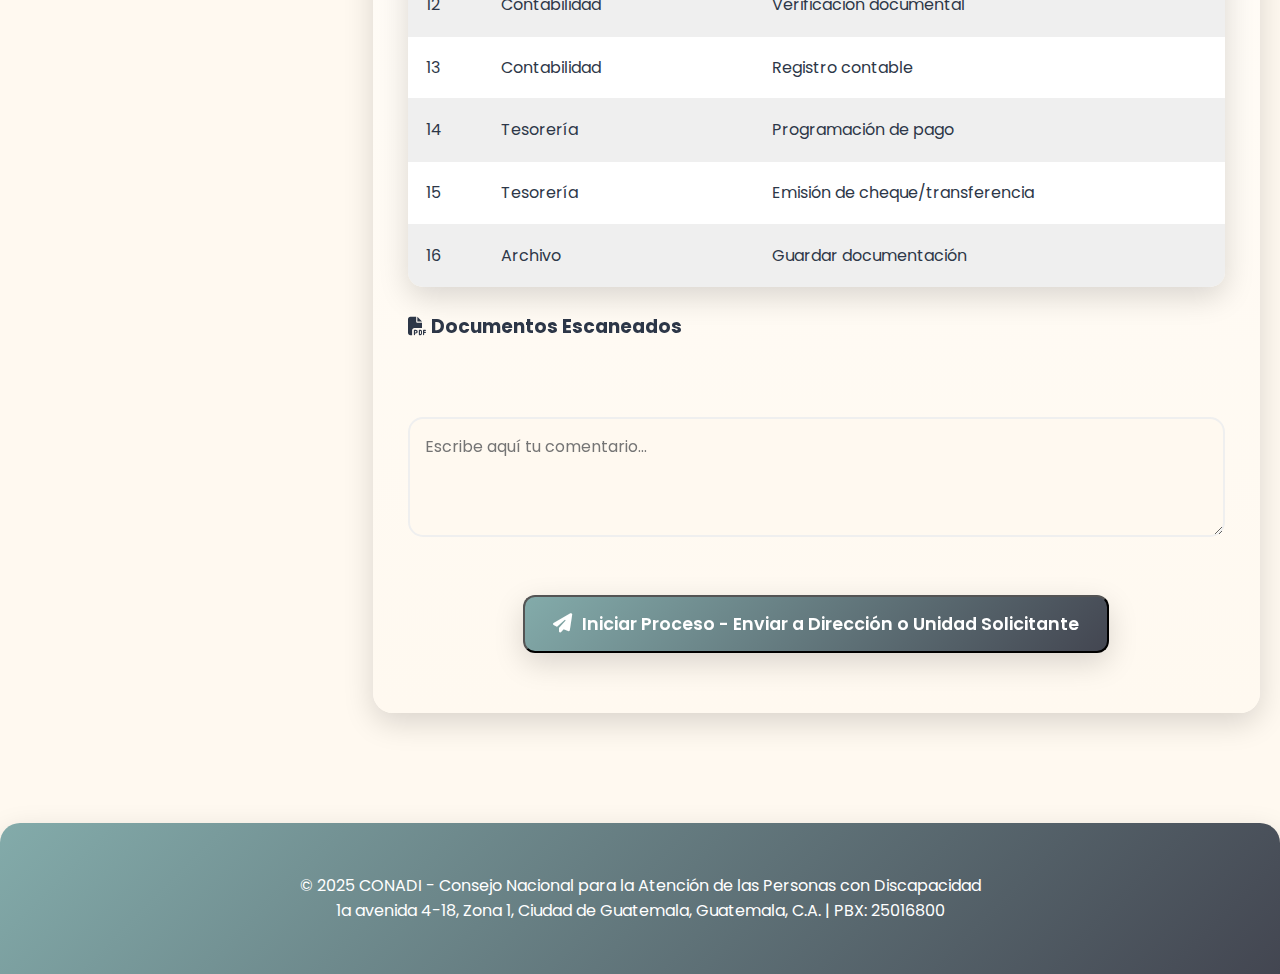
<file: Manual de Normas y Procedimientos - CONADI.HTML>
<!DOCTYPE html>
<html lang="es">
<head>
  <link rel="icon" type="image/png" href="CONADI.png">
  <meta charset="UTF-8" />
  <meta name="viewport" content="width=device-width, initial-scale=1.0"/>
  <title>Manual de Normas - CONADI</title>
  <link rel="stylesheet" href="https://cdnjs.cloudflare.com/ajax/libs/font-awesome/6.4.0/css/all.min.css">
  <link href="https://fonts.googleapis.com/css2?family=Poppins:wght@300;400;500;600;700&display=swap" rel="stylesheet">
  <style>
    /* Botón de correo */
    .go-to-mail {
      text-align: center;
      margin: 25px 0;
    }

    .btn-mail {
      display: inline-flex;
      align-items: center;
      justify-content: center;
      padding: 14px 28px;
      background: linear-gradient(135deg, var(--color-primary), var(--color-secondary));
      color: var(--color-white);
      font-size: 1.1rem;
      font-weight: 600;
      border-radius: 12px;
      text-decoration: none;
      box-shadow: var(--shadow);
      transition: var(--transition);
    }

    .btn-mail i {
      margin-right: 10px;
      font-size: 1.2rem;
    }

    .btn-mail:hover {
      background: linear-gradient(135deg, var(--color-accent), var(--color-secondary));
      transform: translateY(-3px);
      box-shadow: 0 8px 20px rgba(0,0,0,0.15);
    }

    :root {
      --color-primary: #83abaa;
      --color-secondary: #434651;
      --color-accent: #b2ddd4;
      --color-background: #FFF9F0;
      --color-text: #2D3748;
      --color-light: #efefef;
      --color-white: #FFFFFF;
      --color-dark: #1A202C;
      --shadow: 0 10px 30px rgba(0, 0, 0, 0.15);
      --transition: all 0.3s ease;
    }
    
    * {
      margin: 0;
      padding: 0;
      box-sizing: border-box;
      font-family: 'Poppins', sans-serif;
    }
    
    body {
      background-color: var(--color-background);
      color: var(--color-text);
      line-height: 1.6;
      overflow-x: hidden;
    }
    
    .container {
      max-width: 1400px;
      margin: 0 auto;
      padding: 20px;
    }
    
    /* Header con efecto de partículas */
    .particles-header {
      position: relative;
      background: linear-gradient(135deg, var(--color-primary), var(--color-secondary));
      color: var(--color-white);
      padding: 30px 0;
      text-align: center;
      border-radius: 0 0 20px 20px;
      box-shadow: var(--shadow);
      margin-bottom: 40px;
      overflow: hidden;
    }
    
    .header-flex {
      display: flex;
      justify-content: space-between;
      align-items: center;
      position: relative;
      z-index: 2;
    }
    
    .logo {
      display: flex;
      align-items: center;
    }
    
    .logo-icon {
      font-size: 3rem;
      margin-right: 20px;
      animation: pulse 2s infinite;
    }
    
    @keyframes pulse {
      0% { transform: scale(1); }
      50% { transform: scale(1.1); }
      100% { transform: scale(1); }
    }
    
    h1 {
      font-size: 2.8rem;
      margin-bottom: 10px;
      text-shadow: 2px 2px 4px rgba(0, 0, 0, 0.2);
    }
    
    .subtitle {
      font-size: 1.3rem;
      opacity: 0.9;
    }
    
    .document-counter {
      text-align: right;
      background: linear-gradient(135deg, var(--color-secondary), var(--color-accent));
      color: var(--color-white);
      padding: 15px;
      border-radius: 15px;
      box-shadow: var(--shadow);
      position: relative;
      overflow: hidden;
    }
    
    .document-counter:before {
      content: '';
      position: absolute;
      top: -50%;
      left: -50%;
      width: 200%;
      height: 200%;
      background: rgba(255, 255, 255, 0.1);
      transform: rotate(45deg);
      animation: shine 3s infinite;
    }
    
    @keyframes shine {
      0% { left: -100%; }
      20% { left: 100%; }
      100% { left: 100%; }
    }
    
    .counter-number {
      font-size: 2.5rem;
      font-weight: bold;
      margin: 10px 0;
      text-shadow: 2px 2px 4px rgba(0, 0, 0, 0.2);
    }
    
    /* Input de escaneo */
    #scannerInput {
      width: 100%;
      padding: 15px;
      margin: 20px 0;
      border: 2px dashed var(--color-accent);
      border-radius: 10px;
      background-color: var(--color-light);
      color: var(--color-text);
      font-size: 1rem;
      cursor: pointer;
      transition: var(--transition);
    }
    
    #scannerInput:hover {
      background-color: var(--color-accent);
      color: var(--color-white);
    }
    
    .content {
      display: flex;
      gap: 30px;
      margin-bottom: 40px;
    }
    
    /* Sidebar mejorado */
    .sidebar {
      flex: 1;
      background: linear-gradient(to bottom, var(--color-white), var(--color-light));
      border-radius: 20px;
      padding: 25px;
      box-shadow: var(--shadow);
      position: sticky;
      top: 20px;
      height: fit-content;
      max-height: 90vh;
      overflow-y: auto;
    }
    
    .sidebar::-webkit-scrollbar {
      width: 6px;
    }
    
    .sidebar::-webkit-scrollbar-thumb {
      background: var(--color-accent);
      border-radius: 10px;
    }
    
    .sidebar h2 {
      color: var(--color-primary);
      margin-bottom: 25px;
      padding-bottom: 15px;
      border-bottom: 2px solid var(--color-accent);
      font-size: 1.5rem;
      position: relative;
    }
    
    .sidebar h2:after {
      content: '';
      position: absolute;
      bottom: -2px;
      left: 0;
      width: 50px;
      height: 2px;
      background: var(--color-secondary);
    }
    
    .nav-links {
      list-style: none;
    }
    
    .nav-links li {
      margin-bottom: 12px;
      position: relative;
    }
    
    .nav-links a {
      display: flex;
      align-items: center;
      padding: 15px;
      background-color: var(--color-light);
      color: var(--color-text);
      text-decoration: none;
      border-radius: 12px;
      transition: var(--transition);
      font-weight: 500;
      position: relative;
      overflow: hidden;
    }
    
    .nav-links a:before {
      content: '';
      position: absolute;
      top: 0;
      left: -100%;
      width: 100%;
      height: 100%;
      background: linear-gradient(90deg, transparent, rgba(255, 255, 255, 0.4), transparent);
      transition: var(--transition);
    }
    
    .nav-links a:hover:before {
      left: 100%;
    }
    
    .nav-links a:hover, .nav-links a.active {
      background: linear-gradient(135deg, var(--color-secondary), var(--color-accent));
      color: var(--color-white);
      transform: translateX(8px);
      box-shadow: 0 5px 15px rgba(0, 0, 0, 0.1);
    }
    
    .nav-links i {
      margin-right: 12px;
      font-size: 1.2rem;
    }
    
    /* Contenido principal mejorado */
    .main-content {
      flex: 3;
      background: linear-gradient(to bottom, var(--color-white), var(--color-background));
      border-radius: 20px;
      padding: 35px;
      box-shadow: var(--shadow);
      position: relative;
      overflow: hidden;
    }
    
    .main-content:before {
      content: '';
      position: absolute;
      top: 0;
      right: 0;
      width: 150px;
      height: 150px;
      background: linear-gradient(135deg, var(--color-accent), transparent);
      border-radius: 0 0 0 100px;
      z-index: 0;
    }
    
    .page-title {
      color: var(--color-primary);
      margin-bottom: 25px;
      padding-bottom: 15px;
      border-bottom: 2px solid var(--color-light);
      font-size: 2rem;
      position: relative;
      z-index: 1;
    }
    
    .page-title:after {
      content: '';
      position: absolute;
      bottom: -2px;
      left: 0;
      width: 80px;
      height: 2px;
      background: var(--color-secondary);
    }
    
    .procedure-info {
      margin-bottom: 30px;
      padding: 20px;
      background: linear-gradient(to right, var(--color-background), var(--color-light));
      border-radius: 15px;
      border-left: 5px solid var(--color-accent);
      position: relative;
      z-index: 1;
      box-shadow: 0 5px 15px rgba(0, 0, 0, 0.05);
    }
    
    .procedure-table-container {
      border-radius: 15px;
      overflow: hidden;
      box-shadow: var(--shadow);
      margin: 25px 0;
      position: relative;
      z-index: 1;
    }
    
    .procedure-table {
      width: 100%;
      border-collapse: collapse;
    }
    
    .procedure-table th {
      background: linear-gradient(135deg, var(--color-primary), var(--color-secondary));
      color: var(--color-white);
      padding: 18px;
      text-align: left;
      font-weight: 600;
      position: relative;
      overflow: hidden;
    }
    
    .procedure-table th:after {
      content: '';
      position: absolute;
      top: 0;
      left: 0;
      width: 100%;
      height: 100%;
      background: linear-gradient(90deg, transparent, rgba(255, 255, 255, 0.2), transparent);
      transform: translateX(-100%);
    }
    
    .procedure-table tr:hover th:after {
      animation: tableShine 1.5s;
    }
    
    @keyframes tableShine {
      0% { transform: translateX(-100%); }
      100% { transform: translateX(100%); }
    }
    
    .procedure-table td {
      padding: 18px;
      border-bottom: 1px solid var(--color-light);
      transition: var(--transition);
    }
    
    .procedure-table tr {
      background-color: var(--color-white);
      transition: var(--transition);
    }
    
    .procedure-table tr:nth-child(even) {
      background-color: var(--color-light);
    }
    
    .procedure-table tr:hover {
      background-color: #fff4e6;
      transform: translateY(-2px);
      box-shadow: 0 5px 15px rgba(0, 0, 0, 0.1);
    }
    
    /* PDF Viewer */
    .pdf-viewer {
      display: flex;
      flex-wrap: wrap;
      gap: 15px;
      margin: 25px 0;
      position: relative;
      z-index: 1;
    }
    
    .pdf-viewer iframe,
    .pdf-viewer img {
      border: 1px solid var(--color-light);
      border-radius: 10px;
      width: 100%;
      max-width: 400px;
      height: 300px;
      box-shadow: var(--shadow);
      transition: var(--transition);
    }
    
    .pdf-viewer iframe:hover,
    .pdf-viewer img:hover {
      transform: translateY(-5px);
      box-shadow: 0 15px 25px rgba(0, 0, 0, 0.1);
    }
    
    /* Textarea */
    #comentario {
      width: 100%;
      height: 120px;
      margin: 25px 0;
      border: 2px solid var(--color-light);
      border-radius: 15px;
      padding: 15px;
      background-color: var(--color-background);
      color: var(--color-text);
      font-size: 1rem;
      resize: vertical;
      transition: var(--transition);
      position: relative;
      z-index: 1;
    }
    
    #comentario:focus {
      outline: none;
      border-color: var(--color-accent);
      box-shadow: 0 0 0 3px rgba(251, 177, 60, 0.3);
    }
    
    /* Navegación */
    .navigation-buttons {
      display: flex;
      justify-content: space-between;
      margin-top: 40px;
      position: relative;
      z-index: 1;
      gap: 15px;
    }
    
    .navigation-buttons select {
      flex: 1;
      padding: 16px;
      background: linear-gradient(to right, var(--color-light), var(--color-background));
      color: var(--color-text);
      border: 2px solid var(--color-accent);
      border-radius: 12px;
      font-size: 1rem;
      font-weight: 500;
      cursor: pointer;
      transition: var(--transition);
      box-shadow: var(--shadow);
    }
    
    .navigation-buttons select:hover {
      background: linear-gradient(to right, var(--color-accent), var(--color-secondary));
      color: var(--color-white);
      transform: translateY(-3px);
    }
    
    .navigation-buttons select:focus {
      outline: none;
      box-shadow: 0 0 0 3px rgba(251, 177, 60, 0.3);
    }
    
    footer {
      text-align: center;
      padding: 30px;
      margin-top: 50px;
      background: linear-gradient(135deg, var(--color-primary), var(--color-secondary));
      color: var(--color-white);
      border-radius: 20px 20px 0 0;
      box-shadow: var(--shadow);
    }
    
    /* Partículas */
    .particle {
      position: absolute;
      background-color: rgba(255, 255, 255, 0.3);
      border-radius: 50%;
    }
    .btn-seccion {
      display: inline-flex;
      align-items: center;
      padding: 14px 24px;
      background: linear-gradient(135deg, #a0b7cd, #293b69);
      color: #fff;
      font-size: 1.1rem;
      font-weight: 600;
      border-radius: 12px;
      text-decoration: none;
      box-shadow: 0 4px 12px rgba(0,0,0,0.1);
      transition: all 0.3s ease;
      margin-bottom: 10px;
      width: 100%;
      text-align: left;
    }

    .btn-seccion i {
      margin-right: 10px;
      font-size: 1.2rem;
    }

    .btn-seccion:hover {
      background: linear-gradient(135deg, #8fd1e7, #d1e1f2);
      transform: translateY(-3px);
      box-shadow: 0 6px 16px rgba(0,0,0,0.2);
    }

    /* Numeración lateral */
    .page-numbers {
      position: fixed;
      left: 10px;
      top: 50%;
      transform: translateY(-50%);
      display: flex;
      flex-direction: column;
      gap: 8px;
      z-index: 100;
    }
    
    .page-number {
      width: 35px;
      height: 35px;
      display: flex;
      align-items: center;
      justify-content: center;
      background: linear-gradient(135deg, var(--color-primary), var(--color-secondary));
      color: white;
      border-radius: 50%;
      font-weight: bold;
      box-shadow: var(--shadow);
      cursor: pointer;
      transition: var(--transition);
    }
    
    .page-number:hover {
      transform: scale(1.1);
      background: linear-gradient(135deg, var(--color-secondary), var(--color-accent));
    }
    
    .page-number.active {
      background: linear-gradient(135deg, var(--color-accent), var(--color-secondary));
      transform: scale(1.15);
    }
    
    /* Responsive */
    @media (max-width: 1100px) {
      .content {
        flex-direction: column;
      }
      
      .sidebar {
        position: static;
        max-height: none;
      }
      
      .header-flex {
        flex-direction: column;
        text-align: center;
        gap: 20px;
      }
      
      .document-counter {
        text-align: center;
      }
      
      .page-numbers {
        display: none;
      }
    }
    
    @media (max-width: 768px) {
      h1 {
        font-size: 2.2rem;
      }
      
      .subtitle {
        font-size: 1.1rem;
      }
      
      .navigation-buttons {
        flex-direction: column;
      }
      
      .procedure-table {
        display: block;
        overflow-x: auto;
      }
    }
  </style>
</head>
<body>

  <!-- Header con partículas -->
  <header class="particles-header" id="animated-header">
    <div class="container header-flex">
      <div class="logo">
        <div class="logo-icon"><i class="fas fa-file-contract"></i></div>
        <div>
          <h1>Manual de Normas y Procedimientos</h1>
          <p class="subtitle">CONADI - Consejo Nacional para la Atención de las Personas con Discapacidad</p>
        </div>
      </div>
      <div class="document-counter">
        <h3><i class="fas fa-file-alt"></i> Documentos Procesados</h3>
        <div class="counter-number" id="docCounter">000</div>
      </div>
    </div>
  </header>

  <div class="container">
    <label for="scannerInput"><strong>Escanear documento:</strong></label>
    <input type="file" id="scannerInput" accept=".pdf,image/*" multiple />
  </div>

  <div class="container">
    <div class="content">
      <div class="sidebar">
        <h2>Departamentos</h2>
        
        <!-- Lista corregida sin duplicados -->
        <a href="Direccion o Departamento o unidad solicitante.html" class="btn-seccion">
          <i class="fas fa-database"></i> Dirección o Unidad Solicitante
        </a> 
        
        <a href="T de centros de Costos.html" class="btn-seccion">
          <i class="fas fa-database"></i> Técnico de Centro de Costos
        </a>

        <a href="Jefe de Departamentos de Compras.html" class="btn-seccion">
          <i class="fas fa-database"></i> Jefe de Departamentos de Compras
        </a>

        <a href="Direccion Administrativa.html" class="btn-seccion">
          <i class="fas fa-database"></i> Dirección Administrativa
        </a>

        <a href="Director Administrativo.html" class="btn-seccion">
          <i class="fas fa-database"></i> Director Administrativo
        </a>

        <a href="Tecnicos de Compras.html" class="btn-seccion">
          <i class="fas fa-database"></i> Técnicos de Compras 
        </a> 

        <a href="Departamento de Presupuesto.html" class="btn-seccion">
          <i class="fas fa-database"></i> Departamento de Presupuesto 
        </a>
      </div>

      <div class="main-content">
        <h2 class="page-title">Modalidad de compra: "Baja Cuantía"</h2>

        <div class="procedure-info">
          <p><strong><i class="fas fa-money-bill-wave"></i> Monto:</strong> De Q.0.01 hasta Q.25,000.00</p>
          <p><strong><i class="fas fa-footprints"></i> Número de pasos:</strong> 16</p>
          <p><strong><i class="fas fa-info-circle"></i> Definición:</strong> Adquisición directa de bienes, suministros, obras y servicios, exceptuada de los requerimientos de los procesos competitivos de las demás modalidades de adquisición pública.</p>
        </div>

        <h3><i class="fas fa-list-ol"></i> Procedimiento</h3>
        <div class="procedure-table-container">
          <table class="procedure-table">
            <thead>
              <tr>
                <th>No.</th>
                <th>Responsable</th>
                <th>Actividad</th>
              </tr>
            </thead>
            <tbody>
              <tr>
                <td>1</td>
                <td>Usuario</td>
                <td>Solicitud de compra</td>
              </tr>
              <tr>
                <td>2</td>
                <td>Jefe de Departamento</td>
                <td>Aprobación de la solicitud</td>
              </tr>
              <tr>
                <td>3</td>
                <td>Unidad de Adquisiciones</td>
                <td>Verificación de disponibilidad presupuestaria</td>
              </tr>
              <tr>
                <td>4</td>
                <td>Unidad de Adquisiciones</td>
                <td>Cotización a tres proveedores</td>
              </tr>
              <tr>
                <td>5</td>
                <td>Unidad de Adquisiciones</td>
                <td>Análisis de ofertas</td>
              </tr>
              <tr>
                <td>6</td>
                <td>Unidad de Adquisiciones</td>
                <td>Selección del proveedor</td>
              </tr>
              <tr>
                <td>7</td>
                <td>Unidad de Adquisiciones</td>
                <td>Elaboración de orden de compra</td>
              </tr>
              <tr>
                <td>8</td>
                <td>Jefe de Adquisiciones</td>
                <td>Aprobación de orden de compra</td>
              </tr>
              <tr>
                <td>9</td>
                <td>Proveedor</td>
                <td>Entrega de bienes/servicios</td>
              </tr>
              <tr>
                <td>10</td>
                <td>Usuario</td>
                <td>Recepción y verificación</td>
              </tr>
              <tr>
                <td>11</td>
                <td>Usuario</td>
                <td>Conformidad de recepción</td>
              </tr>
              <tr>
                <td>12</td>
                <td>Contabilidad</td>
                <td>Verificación documental</td>
              </tr>
              <tr>
                <td>13</td>
                <td>Contabilidad</td>
                <td>Registro contable</td>
              </tr>
              <tr>
                <td>14</td>
                <td>Tesorería</td>
                <td>Programación de pago</td>
              </tr>
              <tr>
                <td>15</td>
                <td>Tesorería</td>
                <td>Emisión de cheque/transferencia</td>
              </tr>
              <tr>
                <td>16</td>
                <td>Archivo</td>
                <td>Guardar documentación</td>
              </tr>
            </tbody>
          </table>
        </div>

        <h3><i class="fas fa-file-pdf"></i> Documentos Escaneados</h3>
        <div class="pdf-viewer" id="pdfViewer"></div>

        <textarea id="comentario" placeholder="Escribe aquí tu comentario..."></textarea>

        <!-- Botón para iniciar el proceso -->
        <div class="go-to-mail">
          <button id="btnIniciarProceso" class="btn-mail">
            <i class="fas fa-paper-plane"></i> Iniciar Proceso - Enviar a Dirección o Unidad Solicitante
          </button>
        </div>
        
        </div>
      </div>
    </div>
  </div>

  <footer>
    <div class="container">
      <p>© 2025 CONADI - Consejo Nacional para la Atención de las Personas con Discapacidad</p>
      <p>1a avenida 4-18, Zona 1, Ciudad de Guatemala, Guatemala, C.A. | PBX: 25016800</p>
    </div>
  </footer>

  <script>
    // Crear partículas para el header
    function createParticles() {
      const header = document.getElementById('animated-header');
      const particleCount = 20;
      
      for (let i = 0; i < particleCount; i++) {
        const particle = document.createElement('div');
        particle.classList.add('particle');
        
        const size = Math.random() * 10 + 5;
        particle.style.width = `${size}px`;
        particle.style.height = `${size}px`;
        
        particle.style.left = `${Math.random() * 100}%`;
        particle.style.top = `${Math.random() * 100}%`;
        
        particle.style.animation = `moveParticle ${Math.random() * 10 + 10}s linear infinite`;
        
        header.appendChild(particle);
      }
      
      // Añadir estilos para la animación de partículas
      const style = document.createElement('style');
      style.textContent = `
        @keyframes moveParticle {
          0% {
            transform: translate(0, 0);
            opacity: 0;
          }
          10% {
            opacity: 1;
          }
          90% {
            opacity: 1;
          }
          100% {
            transform: translate(${Math.random() * 100 - 50}px, ${Math.random() * 100 - 50}px);
            opacity: 0;
          }
        }
      `;
      document.head.appendChild(style);
    }
    
    // Inicializar cuando el DOM esté cargado
    document.addEventListener('DOMContentLoaded', function() {
      createParticles();
      
      const pdfViewer = document.getElementById('pdfViewer');
      const scannerInput = document.getElementById('scannerInput');
      const comentario = document.getElementById('comentario');
      const btnIniciarProceso = document.getElementById('btnIniciarProceso');
      let docCount = 0;
      let uploadedFiles = [];
      
      // Función para manejar la subida de archivos
      scannerInput.addEventListener('change', (e) => {
        const files = Array.from(e.target.files);
        uploadedFiles = []; // Resetear array

        files.forEach(file => {
          const url = URL.createObjectURL(file);
          uploadedFiles.push({
            url: url,
            type: file.type,
            name: file.name,
            size: file.size
          });

          if (file.type === "application/pdf") {
            // Mostrar PDF en iframe
            const iframe = document.createElement('iframe');
            iframe.src = url;
            iframe.width = "100%";
            iframe.height = "300px";
            iframe.style.border = "none";
            iframe.style.borderRadius = "10px";
            iframe.style.marginBottom = "10px";
            iframe.style.boxShadow = "var(--shadow)";
            pdfViewer.appendChild(iframe);

          } else if (file.type.startsWith("image/")) {
            // Mostrar imagen
            const img = document.createElement('img');
            img.src = url;
            img.alt = file.name;
            img.style.width = "100%";
            img.style.maxWidth = "400px";
            img.style.height = "300px";
            img.style.objectFit = "contain";
            img.style.borderRadius = "10px";
            img.style.marginBottom = "10px";
            img.style.boxShadow = "var(--shadow)";
            pdfViewer.appendChild(img);
          }

          // Actualizar contador
          docCount++;
          document.getElementById('docCounter').textContent = docCount.toString().padStart(3, '0');
        });
      });
      
      // Función para iniciar el proceso
      btnIniciarProceso.addEventListener('click', function() {
        if (uploadedFiles.length === 0) {
          alert('Por favor, sube al menos un documento antes de iniciar el proceso.');
          return;
        }
        
        const comentarioTexto = comentario.value.trim();
        
        // Guardar datos en localStorage
        const documentData = {
          files: uploadedFiles,
          comentario: comentarioTexto,
          fechaInicio: new Date().toISOString(),
          history: [{
            from: 'Página Principal',
            to: 'Dirección o Unidad Solicitante',
            date: new Date().toISOString(),
            comment: comentarioTexto
          }]
        };
        
        try {
          localStorage.setItem('documentData', JSON.stringify(documentData));
          alert('Documentos y comentario guardados. Redirigiendo al primer departamento...');
          // Redirigir al primer departamento
          window.location.href = 'Direccion o Departamento o unidad solicitante.html';
        } catch (e) {
          console.error('Error al guardar en localStorage:', e);
          alert('Error al guardar los documentos. Por favor, intenta de nuevo.');
        }
      });
      
      // Navegación por números de página
      const pageNumbers = document.querySelectorAll('.page-number');
      
      pageNumbers.forEach(number => {
        number.addEventListener('click', function() {
          // Remover clase activa de todos los números
          pageNumbers.forEach(n => n.classList.remove('active'));
          
          // Agregar clase activa al número seleccionado
          this.classList.add('active');
          
          // Aquí puedes implementar la lógica para navegar a la página específica
          const page = this.getAttribute('data-page');
          alert(`Navegando a la página ${page} del documento`);
          
          // Scroll suave hacia arriba para simular cambio de página
          window.scrollTo({
            top: 0,
            behavior: 'smooth'
          });
        });
      });
    });
  </script>  
   
</body>
</html>
</file>
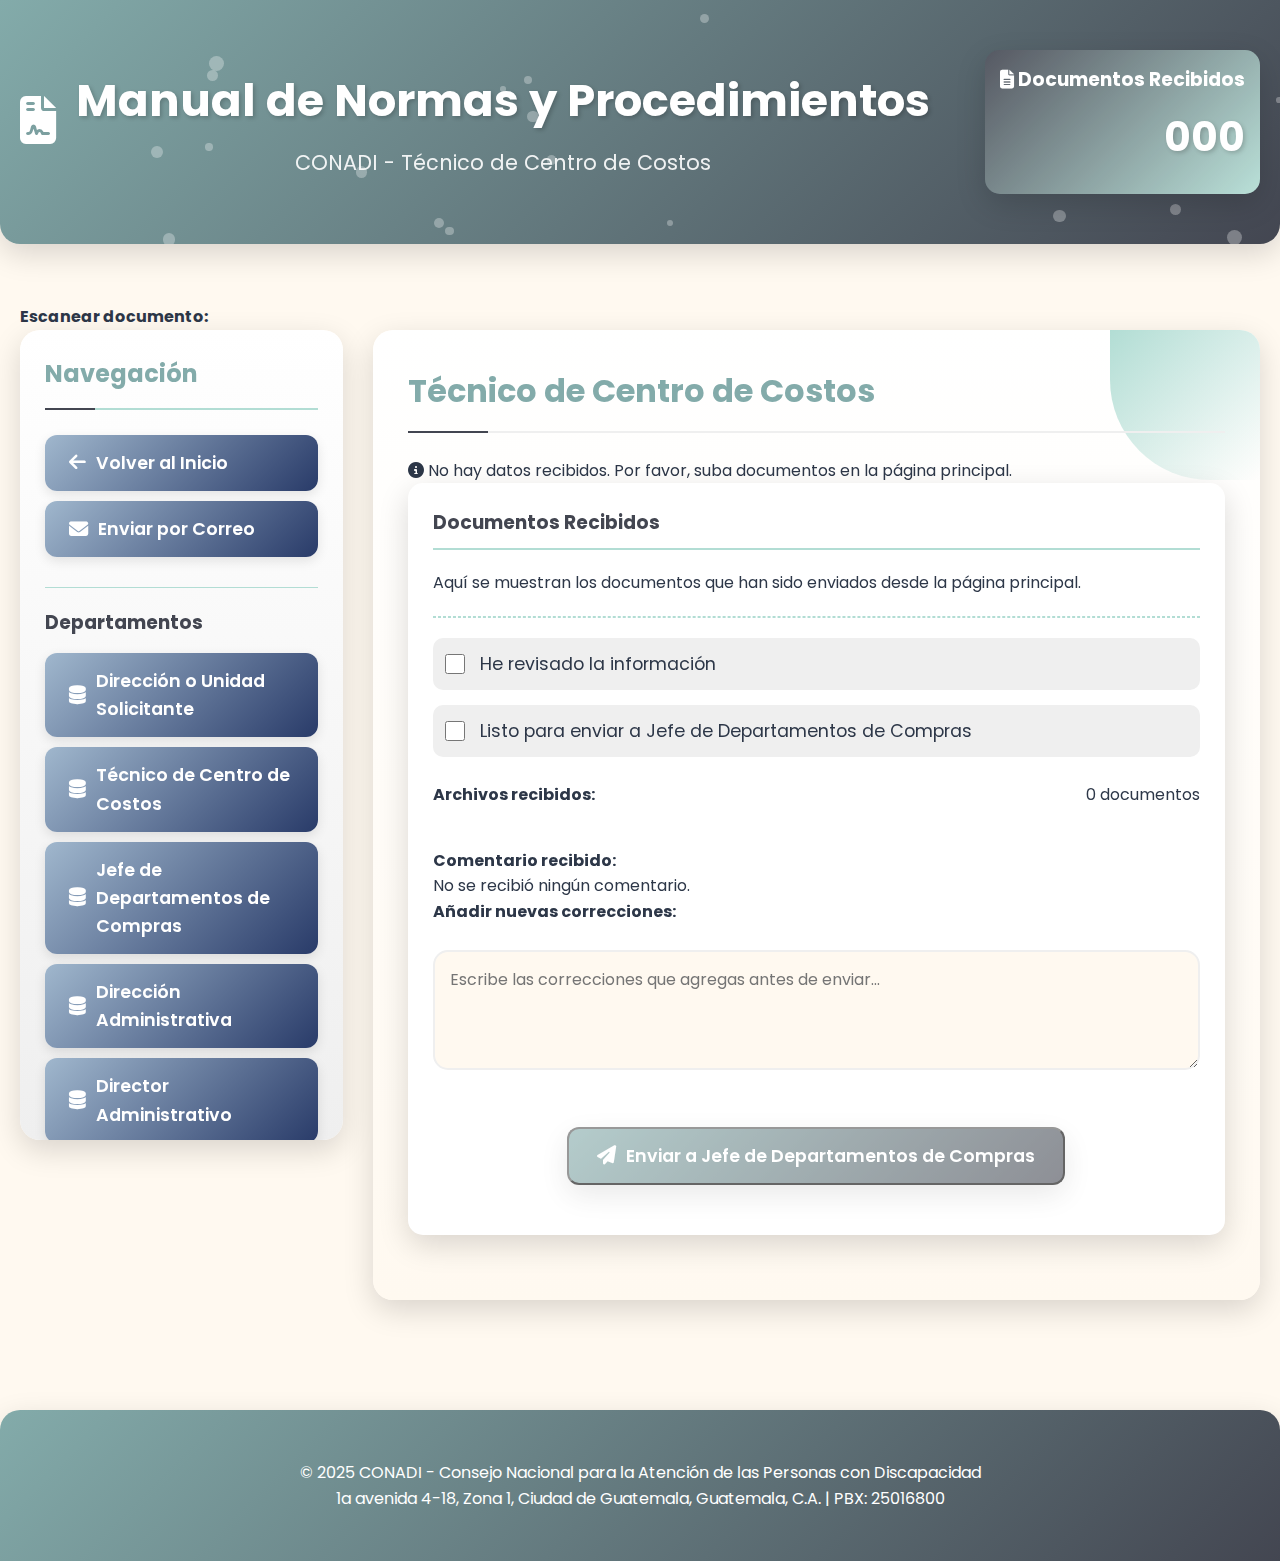
<file: T de centros de Costos.html>
<!DOCTYPE html>
<html lang="es">
<head>
  <link rel="icon" type="image/png" href="CONADI.png">
  <meta charset="UTF-8" />
  <meta name="viewport" content="width=device-width, initial-scale=1.0"/>
  <title>Técnico de Centro de Costos - CONADI</title>
  <link rel="stylesheet" href="https://cdnjs.cloudflare.com/ajax/libs/font-awesome/6.4.0/css/all.min.css">
  <link href="https://fonts.googleapis.com/css2?family=Poppins:wght@300;400;500;600;700&display=swap" rel="stylesheet">
  <style>
    :root {
      --color-primary: #83abaa;
      --color-secondary: #434651;
      --color-accent: #b2ddd4;
      --color-background: #FFF9F0;
      --color-text: #2D3748;
      --color-light: #efefef;
      --color-white: #FFFFFF;
      --color-dark: #1A202C;
      --shadow: 0 10px 30px rgba(0, 0, 0, 0.15);
      --transition: all 0.3s ease;
    }
    
    * {
      margin: 0;
      padding: 0;
      box-sizing: border-box;
      font-family: 'Poppins', sans-serif;
    }
    
    body {
      background-color: var(--color-background);
      color: var(--color-text);
      line-height: 1.6;
      overflow-x: hidden;
    }
    
    .container {
      max-width: 1400px;
      margin: 0 auto;
      padding: 20px;
    }
    
    /* Header con efecto de partículas */
    .particles-header {
      position: relative;
      background: linear-gradient(135deg, var(--color-primary), var(--color-secondary));
      color: var(--color-white);
      padding: 30px 0;
      text-align: center;
      border-radius: 0 0 20px 20px;
      box-shadow: var(--shadow);
      margin-bottom: 40px;
      overflow: hidden;
    }
    
    .header-flex {
      display: flex;
      justify-content: space-between;
      align-items: center;
      position: relative;
      z-index: 2;
    }
    
    .logo {
      display: flex;
      align-items: center;
    }
    
    .logo-icon {
      font-size: 3rem;
      margin-right: 20px;
      animation: pulse 2s infinite;
    }
    
    @keyframes pulse {
      0% { transform: scale(1); }
      50% { transform: scale(1.1); }
      100% { transform: scale(1); }
    }
    
    h1 {
      font-size: 2.8rem;
      margin-bottom: 10px;
      text-shadow: 2px 2px 4px rgba(0, 0, 0, 0.2);
    }
    
    .subtitle {
      font-size: 1.3rem;
      opacity: 0.9;
    }
    
    .document-counter {
      text-align: right;
      background: linear-gradient(135deg, var(--color-secondary), var(--color-accent));
      color: var(--color-white);
      padding: 15px;
      border-radius: 15px;
      box-shadow: var(--shadow);
      position: relative;
      overflow: hidden;
    }
    
    .document-counter:before {
      content: '';
      position: absolute;
      top: -50%;
      left: -50%;
      width: 200%;
      height: 200%;
      background: rgba(255, 255, 255, 0.1);
      transform: rotate(45deg);
      animation: shine 3s infinite;
    }
    
    @keyframes shine {
      0% { left: -100%; }
      20% { left: 100%; }
      100% { left: 100%; }
    }
    
    .counter-number {
      font-size: 2.5rem;
      font-weight: bold;
      margin: 10px 0;
      text-shadow: 2px 2px 4px rgba(0, 0, 0, 0.2);
    }
    
    .content {
      display: flex;
      gap: 30px;
      margin-bottom: 40px;
    }
    
    /* Sidebar mejorado */
    .sidebar {
      flex: 1;
      background: linear-gradient(to bottom, var(--color-white), var(--color-light));
      border-radius: 20px;
      padding: 25px;
      box-shadow: var(--shadow);
      position: sticky;
      top: 20px;
      height: fit-content;
      max-height: 90vh;
      overflow-y: auto;
    }
    
    .sidebar::-webkit-scrollbar {
      width: 6px;
    }
    
    .sidebar::-webkit-scrollbar-thumb {
      background: var(--color-accent);
      border-radius: 10px;
    }
    
    .sidebar h2 {
      color: var(--color-primary);
      margin-bottom: 25px;
      padding-bottom: 15px;
      border-bottom: 2px solid var(--color-accent);
      font-size: 1.5rem;
      position: relative;
    }
    
    .sidebar h2:after {
      content: '';
      position: absolute;
      bottom: -2px;
      left: 0;
      width: 50px;
      height: 2px;
      background: var(--color-secondary);
    }
    
    /* Contenido principal mejorado */
    .main-content {
      flex: 3;
      background: linear-gradient(to bottom, var(--color-white), var(--color-background));
      border-radius: 20px;
      padding: 35px;
      box-shadow: var(--shadow);
      position: relative;
      overflow: hidden;
    }
    
    .main-content:before {
      content: '';
      position: absolute;
      top: 0;
      right: 0;
      width: 150px;
      height: 150px;
      background: linear-gradient(135deg, var(--color-accent), transparent);
      border-radius: 0 0 0 100px;
      z-index: 0;
    }
    
    .page-title {
      color: var(--color-primary);
      margin-bottom: 25px;
      padding-bottom: 15px;
      border-bottom: 2px solid var(--color-light);
      font-size: 2rem;
      position: relative;
      z-index: 1;
    }
    
    .page-title:after {
      content: '';
      position: absolute;
      bottom: -2px;
      left: 0;
      width: 80px;
      height: 2px;
      background: var(--color-secondary);
    }
    
    /* Estilos para el documento recibido */
    .document-received {
      background: var(--color-white);
      border-radius: 15px;
      padding: 25px;
      margin-bottom: 30px;
      box-shadow: var(--shadow);
      position: relative;
      z-index: 1;
    }
    
    .document-received h3 {
      color: var(--color-secondary);
      margin-bottom: 20px;
      padding-bottom: 10px;
      border-bottom: 2px solid var(--color-accent);
    }
    
    .checkbox-group {
      margin: 20px 0;
    }
    
    .checkbox-item {
      display: flex;
      align-items: center;
      margin-bottom: 15px;
      padding: 12px;
      background: var(--color-light);
      border-radius: 10px;
      transition: var(--transition);
    }
    
    .checkbox-item:hover {
      background: var(--color-accent);
      transform: translateX(5px);
    }
    
    .checkbox-item input[type="checkbox"] {
      margin-right: 15px;
      width: 20px;
      height: 20px;
      cursor: pointer;
    }
    
    .checkbox-item label {
      font-size: 1.1rem;
      cursor: pointer;
    }
    
    /* Mejoras para la visualización de documentos */
    .documents-container {
      margin: 25px 0;
      position: relative;
      z-index: 1;
    }
    
    .documents-header {
      display: flex;
      justify-content: space-between;
      align-items: center;
      margin-bottom: 15px;
    }
    
    .documents-grid {
      display: grid;
      grid-template-columns: repeat(auto-fill, minmax(250px, 1fr));
      gap: 20px;
    }
    
    .document-card {
      background: var(--color-white);
      border-radius: 12px;
      overflow: hidden;
      box-shadow: var(--shadow);
      transition: var(--transition);
      position: relative;
    }
    
    .document-card:hover {
      transform: translateY(-5px);
      box-shadow: 0 15px 25px rgba(0, 0, 0, 0.1);
    }
    
    .document-preview {
      height: 200px;
      display: flex;
      align-items: center;
      justify-content: center;
      background: var(--color-light);
      overflow: hidden;
    }
    
    .document-preview img {
      width: 100%;
      height: 100%;
      object-fit: cover;
    }
    
    .document-preview iframe {
      width: 100%;
      height: 100%;
      border: none;
    }
    
    .pdf-icon {
      font-size: 4rem;
      color: #e74c3c;
    }
    
    .document-info {
      padding: 15px;
    }
    
    .document-name {
      font-weight: 600;
      margin-bottom: 5px;
      white-space: nowrap;
      overflow: hidden;
      text-overflow: ellipsis;
    }
    
    .document-type {
      font-size: 0.8rem;
      color: var(--color-secondary);
      background: var(--color-light);
      padding: 3px 8px;
      border-radius: 12px;
      display: inline-block;
    }
    
    .document-actions {
      display: flex;
      justify-content: space-between;
      margin-top: 10px;
    }
    
    .document-btn {
      background: var(--color-primary);
      color: white;
      border: none;
      padding: 5px 10px;
      border-radius: 5px;
      cursor: pointer;
      font-size: 0.8rem;
      transition: var(--transition);
    }
    
    .document-btn:hover {
      background: var(--color-secondary);
    }
    
    /* Textarea */
    #comentarioNuevo {
      width: 100%;
      height: 120px;
      margin: 25px 0;
      border: 2px solid var(--color-light);
      border-radius: 15px;
      padding: 15px;
      background-color: var(--color-background);
      color: var(--color-text);
      font-size: 1rem;
      resize: vertical;
      transition: var(--transition);
      position: relative;
      z-index: 1;
    }
    
    #comentarioNuevo:focus {
      outline: none;
      border-color: var(--color-accent);
      box-shadow: 0 0 0 3px rgba(178, 221, 212, 0.3);
    }
    
    /* Botón de correo */
    .go-to-mail {
      text-align: center;
      margin: 25px 0;
    }
    
    .btn-mail {
      display: inline-flex;
      align-items: center;
      justify-content: center;
      padding: 14px 28px;
      background: linear-gradient(135deg, var(--color-primary), var(--color-secondary));
      color: var(--color-white);
      font-size: 1.1rem;
      font-weight: 600;
      border-radius: 12px;
      text-decoration: none;
      box-shadow: var(--shadow);
      transition: var(--transition);
    }
    
    .btn-mail i {
      margin-right: 10px;
      font-size: 1.2rem;
    }
    
    .btn-mail:hover {
      background: linear-gradient(135deg, var(--color-accent), var(--color-secondary));
      transform: translateY(-3px);
      box-shadow: 0 8px 20px rgba(0,0,0,0.15);
    }
    
    /* Botones de sección */
    .btn-seccion {
      display: inline-flex;
      align-items: center;
      padding: 14px 24px;
      background: linear-gradient(135deg, #a0b7cd, #293b69);
      color: #fff;
      font-size: 1.1rem;
      font-weight: 600;
      border-radius: 12px;
      text-decoration: none;
      box-shadow: 0 4px 12px rgba(0,0,0,0.1);
      transition: all 0.3s ease;
      margin-bottom: 10px;
      width: 100%;
      text-align: left;
    }
    
    .btn-seccion i {
      margin-right: 10px;
      font-size: 1.2rem;
    }
    
    .btn-seccion:hover {
      background: linear-gradient(135deg, #8fd1e7, #d1e1f2);
      transform: translateY(-3px);
      box-shadow: 0 6px 16px rgba(0,0,0,0.2);
    }
    
    footer {
      text-align: center;
      padding: 30px;
      margin-top: 50px;
      background: linear-gradient(135deg, var(--color-primary), var(--color-secondary));
      color: var(--color-white);
      border-radius: 20px 20px 0 0;
      box-shadow: var(--shadow);
    }
    
    /* Partículas */
    .particle {
      position: absolute;
      background-color: rgba(255, 255, 255, 0.3);
      border-radius: 50%;
    }
    
    /* Responsive */
    @media (max-width: 1100px) {
      .content {
        flex-direction: column;
      }
      
      .sidebar {
        position: static;
        max-height: none;
      }
      
      .header-flex {
        flex-direction: column;
        text-align: center;
        gap: 20px;
      }
      
      .document-counter {
        text-align: center;
      }
    }
    
    @media (max-width: 768px) {
      h1 {
        font-size: 2.2rem;
      }
      
      .subtitle {
        font-size: 1.1rem;
      }
      
      .documents-grid {
        grid-template-columns: 1fr;
      }
    }
  </style>
</head>
<body>

  <!-- Header con partículas -->
  <header class="particles-header" id="animated-header">
    <div class="container header-flex">
      <div class="logo">
        <div class="logo-icon"><i class="fas fa-file-contract"></i></div>
        <div>
          <h1>Manual de Normas y Procedimientos</h1>
          <p class="subtitle">CONADI - Técnico de Centro de Costos</p>
        </div>
      </div>
      <div class="document-counter">
        <h3><i class="fas fa-file-alt"></i> Documentos Recibidos</h3>
        <div class="counter-number" id="docCounter">0</div>
      </div>
    </div>
  </header>

  <div class="container">
    <label for="scannerInput"><strong>Escanear documento:</strong></label>
    <input type="file" id="scannerInput" accept=".pdf,image/*" multiple style="display:none;" />
    <!-- (El input está oculto porque este departamento recibe desde la página principal. 
         Lo dejo por compatibilidad si quieres permitir carga local aquí en el futuro.) -->

    <div class="content">
      <div class="sidebar">
        <h2>Navegación</h2>
        
        <!-- Enlace de regreso a la página principal -->
        <a href="index.html" class="btn-seccion">
          <i class="fas fa-arrow-left"></i> Volver al Inicio
        </a>
        
        <!-- Enlace a la página de correo -->
        <a href="Correo Lic.html" class="btn-seccion">
          <i class="fas fa-envelope"></i> Enviar por Correo
        </a>
        
        <!-- Separador -->
        <div style="margin: 20px 0; border-bottom: 1px solid var(--color-accent);"></div>
        
        <h3 style="color: var(--color-secondary); margin-bottom: 15px;">Departamentos</h3>
        
        <!-- Lista sin repetidos -->
        <a href="Direccion o Departamento o unidad solicitante.html" class="btn-seccion">
          <i class="fas fa-database"></i> Dirección o Unidad Solicitante
        </a> 
        <a href="T de centros de Costos.html" class="btn-seccion active">
          <i class="fas fa-database"></i> Técnico de Centro de Costos
        </a>
        <a href="Jefe de Departamentos de Compras.html" class="btn-seccion">
          <i class="fas fa-database"></i> Jefe de Departamentos de Compras
        </a>
        <a href="Direccion Administrativa.html" class="btn-seccion">
          <i class="fas fa-database"></i> Dirección Administrativa
        </a>
        <a href="Director Administrativo.html" class="btn-seccion">
          <i class="fas fa-database"></i> Director Administrativo
        </a>
        <a href="Tecnicos de Compras.html" class="btn-seccion">
          <i class="fas fa-database"></i> Técnicos de Compras
        </a>
        <a href="Departamento de Presupuesto.html" class="btn-seccion">
          <i class="fas fa-database"></i> Departamento de Presupuesto
        </a>
      </div>

      <div class="main-content">
        <h2 class="page-title">Técnico de Centro de Costos</h2>

        <div class="document-status" id="documentStatus">
          <i class="fas fa-info-circle"></i> <span id="statusText">Cargando documentos...</span>
        </div>

        <div class="document-received">
          <h3>Documentos Recibidos</h3>
          <p>Aquí se muestran los documentos que han sido enviados desde la página principal.</p>
          <hr style="margin: 20px 0; border: 1px dashed var(--color-accent);">
          
          <div class="checkbox-group">
            <div class="checkbox-item">
              <input type="checkbox" id="revision">
              <label for="revision">He revisado la información</label>
            </div>
            
            <div class="checkbox-item">
              <input type="checkbox" id="enviar">
              <label for="enviar">Listo para enviar a Jefe de Departamentos de Compras</label>
            </div>
          </div>
          
          <div class="documents-container">
            <div class="documents-header">
              <h4>Archivos recibidos:</h4>
              <span id="documentsCount">0 documentos</span>
            </div>
            
            <div class="documents-grid" id="documentsGrid">
              <!-- Los documentos se mostrarán aquí -->
              <div class="no-documents" id="noDocuments">
                <p>No hay documentos recibidos desde la página principal.</p>
              </div>
            </div>
          </div>
          
          <h4>Comentario recibido:</h4>
          <div class="document-item" id="commentContainer">
            <p id="comentarioRecibido">No se recibió ningún comentario.</p>
          </div>

          <h4>Añadir nuevas correcciones:</h4>
          <textarea id="comentarioNuevo" placeholder="Escribe las correcciones que agregas antes de enviar..."></textarea>

          <div class="go-to-mail">
            <button id="btnEnviar" class="btn-mail" style="pointer-events:none; opacity:0.6;">
              <i class="fas fa-paper-plane"></i> Enviar a Jefe de Departamentos de Compras
            </button>
          </div>
        </div>
      </div>
    </div>
  </div>

  <footer>
    <div class="container">
      <p>© 2025 CONADI - Consejo Nacional para la Atención de las Personas con Discapacidad</p>
      <p>1a avenida 4-18, Zona 1, Ciudad de Guatemala, Guatemala, C.A. | PBX: 25016800</p>
    </div>
  </footer>

  <script>
    // Crear partículas para el header
    function createParticles() {
      const header = document.getElementById('animated-header');
      // Si no existe (por seguridad) salir
      if (!header) return;
      const particleCount = 20;
      
      for (let i = 0; i < particleCount; i++) {
        const particle = document.createElement('div');
        particle.classList.add('particle');
        
        const size = Math.random() * 10 + 5;
        particle.style.width = `${size}px`;
        particle.style.height = `${size}px`;
        
        particle.style.left = `${Math.random() * 100}%`;
        particle.style.top = `${Math.random() * 100}%`;
        
        particle.style.animation = `moveParticle ${Math.random() * 10 + 10}s linear infinite`;
        
        header.appendChild(particle);
      }
      
      // Añadir estilos para la animación de partículas
      const style = document.createElement('style');
      style.textContent = `
        @keyframes moveParticle {
          0% {
            transform: translate(0, 0);
            opacity: 0;
          }
          10% {
            opacity: 1;
          }
          90% {
            opacity: 1;
          }
          100% {
            transform: translate(${Math.random() * 100 - 50}px, ${Math.random() * 100 - 50}px);
            opacity: 0;
          }
        }
      `;
      document.head.appendChild(style);
    }
    
    // Función para cargar documentos desde localStorage (clave: documentData)
    function loadDocumentsFromStorage() {
      const documentsGrid = document.getElementById('documentsGrid');
      const noDocuments = document.getElementById('noDocuments');
      const statusText = document.getElementById('statusText');
      const comentarioRecibido = document.getElementById('comentarioRecibido');
      const docCounter = document.getElementById('docCounter');
      const documentsCount = document.getElementById('documentsCount');
      
      // Limpiar grid
      documentsGrid.innerHTML = '';
      
      const savedData = localStorage.getItem('documentData');
      
      if (savedData) {
        let data;
        try {
          data = JSON.parse(savedData);
        } catch (e) {
          console.error('documentData JSON parse error', e);
          statusText.textContent = 'Error leyendo datos almacenados.';
          noDocuments.style.display = 'block';
          return;
        }
        
        // Aseguramos estructura mínima
        data.files = Array.isArray(data.files) ? data.files : [];
        data.comentario = data.comentario || data.comment || data.comentario || '';
        
        if (data.files.length > 0) {
          // Mostrar documentos
          statusText.textContent = `Se han recibido ${data.files.length} documento(s) desde la página principal.`;
          docCounter.textContent = data.files.length.toString().padStart(3, '0');
          documentsCount.textContent = `${data.files.length} documento${data.files.length !== 1 ? 's' : ''}`;
          
          noDocuments.style.display = 'none';
          
          data.files.forEach((file, index) => {
            const documentCard = document.createElement('div');
            documentCard.classList.add('document-card');
            
            const documentPreview = document.createElement('div');
            documentPreview.classList.add('document-preview');
            
            if (file.type && file.type.startsWith && file.type.startsWith("image/")) {
              // Mostrar imagen
              const img = document.createElement('img');
              img.src = file.url;
              img.alt = file.name;
              documentPreview.appendChild(img);
            } else if (file.type && file.type === "application/pdf") {
              // Icono PDF
              const icon = document.createElement('i');
              icon.classList.add('fas', 'fa-file-pdf', 'pdf-icon');
              documentPreview.appendChild(icon);
            } else {
              // General
              const icon = document.createElement('i');
              icon.classList.add('fas', 'fa-file', 'pdf-icon');
              documentPreview.appendChild(icon);
            }
            
            const documentInfo = document.createElement('div');
            documentInfo.classList.add('document-info');
            
            const documentName = document.createElement('div');
            documentName.classList.add('document-name');
            documentName.textContent = file.name || `Archivo ${index + 1}`;
            documentInfo.appendChild(documentName);
            
            const documentType = document.createElement('div');
            documentType.classList.add('document-type');
            documentType.textContent = file.type && file.type.startsWith && file.type.startsWith("image/") ? 'Imagen' : (file.type || 'Archivo');
            documentInfo.appendChild(documentType);
            
            const documentActions = document.createElement('div');
            documentActions.classList.add('document-actions');
            
            // Descargar
            const downloadBtn = document.createElement('button');
            downloadBtn.classList.add('document-btn');
            downloadBtn.innerHTML = '<i class="fas fa-download"></i> Descargar';
            downloadBtn.onclick = () => {
              try {
                const a = document.createElement('a');
                a.href = file.url;
                a.download = file.name || '';
                document.body.appendChild(a);
                a.click();
                a.remove();
              } catch (e) {
                console.error('Error al iniciar descarga', e);
              }
            };
            documentActions.appendChild(downloadBtn);
            
            // Ver
            const viewBtn = document.createElement('button');
            viewBtn.classList.add('document-btn');
            viewBtn.innerHTML = '<i class="fas fa-eye"></i> Ver';
            viewBtn.onclick = () => viewDocument(file.url, file.type);
            documentActions.appendChild(viewBtn);
            
            documentInfo.appendChild(documentActions);
            
            documentCard.appendChild(documentPreview);
            documentCard.appendChild(documentInfo);
            
            documentsGrid.appendChild(documentCard);
          });
          
          // Mostrar comentario si existe (soportando claves distintas)
          if (data.comentario && data.comentario.trim() !== '') {
            comentarioRecibido.textContent = data.comentario;
          } else if (data.comment && data.comment.trim() !== '') {
            comentarioRecibido.textContent = data.comment;
          } else {
            comentarioRecibido.textContent = "No se recibió ningún comentario.";
          }
        } else {
          statusText.textContent = "No hay documentos recibidos. Por favor, suba documentos en la página principal.";
          docCounter.textContent = "000";
          documentsCount.textContent = "0 documentos";
          noDocuments.style.display = 'block';
          comentarioRecibido.textContent = "No se recibió ningún comentario.";
        }
      } else {
        statusText.textContent = "No hay datos recibidos. Por favor, suba documentos en la página principal.";
        docCounter.textContent = "000";
        documentsCount.textContent = "0 documentos";
        noDocuments.style.display = 'block';
        comentarioRecibido.textContent = "No se recibió ningún comentario.";
      }
    }
    
    // Función para ver documento (abre en nueva pestaña)
    function viewDocument(url, type) {
      if (!url) {
        alert('No hay URL disponible para este archivo.');
        return;
      }
      // Si fuese necesario, se puede mejorar para mostrar modal viewer.
      window.open(url, '_blank');
    }
    
    // Control del checkbox y habilitar botón de enviar
    function setupSendControls() {
      const revision = document.getElementById('revision');
      const enviar = document.getElementById('enviar');
      const btnEnviar = document.getElementById('btnEnviar');
      if (!revision || !btnEnviar) return;
      
      // Habilitar/Deshabilitar botón basado en "revision" checkbox y "enviar" checkbox
      function updateBtn() {
        if (revision.checked && document.getElementById('enviar') && document.getElementById('enviar').checked) {
          btnEnviar.style.pointerEvents = 'auto';
          btnEnviar.style.opacity = '1';
        } else {
          btnEnviar.style.pointerEvents = 'none';
          btnEnviar.style.opacity = '0.6';
        }
      }
      
      // Inicial
      updateBtn();
      
      revision.addEventListener('change', updateBtn);
      const enviarChk = document.getElementById('enviar');
      if (enviarChk) enviarChk.addEventListener('change', updateBtn);
      
      // Evento click para enviar
      btnEnviar.addEventListener('click', (e) => {
        e.preventDefault();
        enviarACompras();
      });
    }
    
    // Función que envía los datos al siguiente departamento (Jefe de Departamentos de Compras)
    function enviarACompras() {
      const revision = document.getElementById('revision');
      if (!revision || !revision.checked) {
        alert('Debes marcar la casilla "He revisado la información" antes de enviar.');
        return;
      }
      
      const comentarioNuevo = document.getElementById('comentarioNuevo').value || '';
      // Recuperar documentData
      const savedDataRaw = localStorage.getItem('documentData');
      if (!savedDataRaw) {
        alert('No hay documentos para enviar.');
        return;
      }
      
      let data;
      try {
        data = JSON.parse(savedDataRaw);
      } catch (e) {
        console.error('Error parseando documentData al enviar:', e);
        alert('Error con los datos almacenados. No se puede enviar.');
        return;
      }
      
      // Añadir historial simple dentro del objeto (no rompe estructura)
      const now = new Date().toISOString();
      const paso = {
        from: 'Técnico de Centro de Costos',
        to: 'Jefe de Departamentos de Compras',
        date: now,
        comment: comentarioNuevo
      };
      
      if (!Array.isArray(data.history)) data.history = [];
      data.history.push(paso);
      
      // También concatenamos el comentario principal para que el siguiente departamento lo vea
      const existingComentario = data.comentario || data.comment || '';
      const combinedComment = existingComentario + (existingComentario ? '\n\n' : '') + `[Enviado por Técnico de Centro de Costos el ${new Date(now).toLocaleString()}]\n${comentarioNuevo}`;
      // Guardamos en la misma clave 'comentario' (consistencia)
      data.comentario = combinedComment;
      // También guardamos una clave 'lastSender' por si la necesitas
      data.lastSender = 'Técnico de Centro de Costos';
      data.lastSentAt = now;
      
      // Guardar de nuevo en localStorage
      try {
        localStorage.setItem('documentData', JSON.stringify(data));
      } catch (e) {
        console.error('Error guardando documentData al enviar:', e);
        alert('No se pudo guardar la información. Comprueba el almacenamiento del navegador.');
        return;
      }
      
      // Mensaje de éxito y redirección al siguiente departamento
      alert('Documentos y correcciones enviados a Jefe de Departamentos de Compras.');
      // Redirigir (asegúrate que el archivo exista)
      window.location.href = 'Jefe de Departamentos de Compras.html';
    }
    
    // Inicializar cuando el DOM esté cargado
    document.addEventListener('DOMContentLoaded', function() {
      createParticles();
      loadDocumentsFromStorage();
      setupSendControls();
    });
  </script>  
   
</body>
</html>
</file>
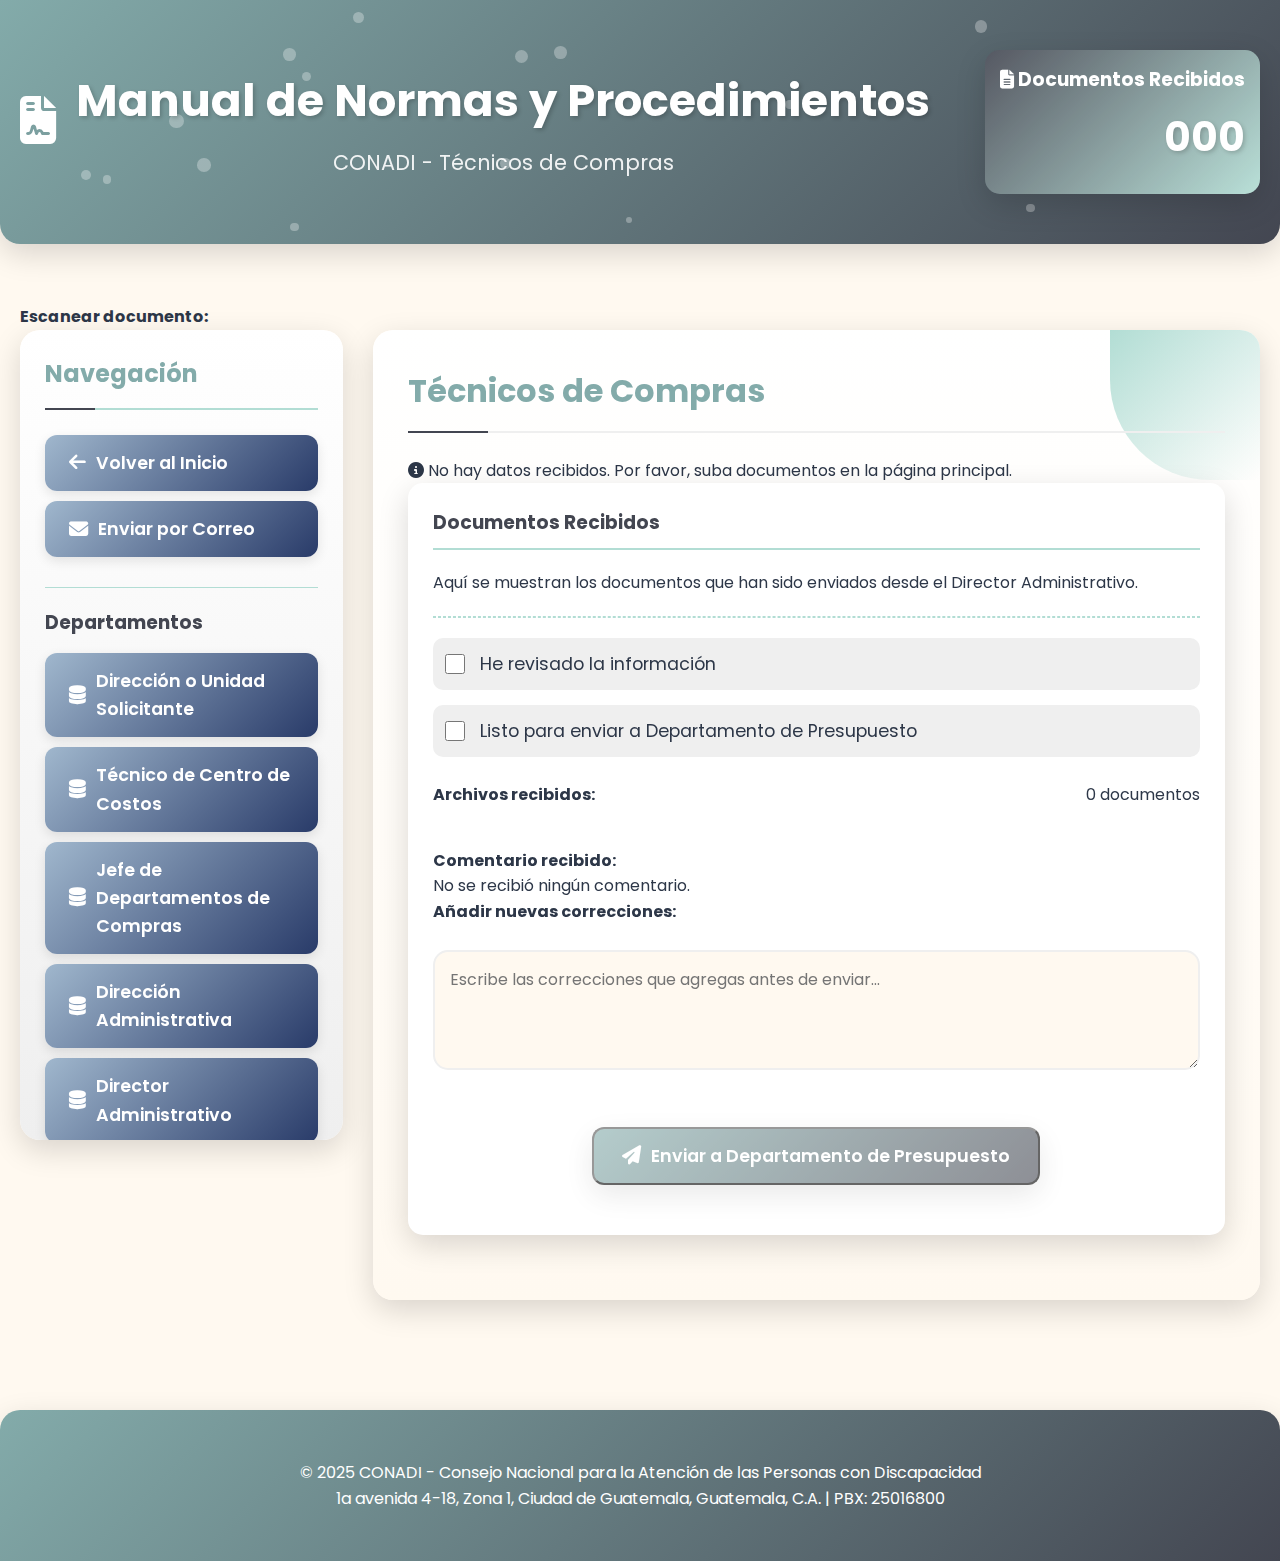
<file: Tecnicos de Compras.html>
<!DOCTYPE html>
<html lang="es">
<head>
  <link rel="icon" type="image/png" href="CONADI.png">
  <meta charset="UTF-8" />
  <meta name="viewport" content="width=device-width, initial-scale=1.0"/>
  <title>Técnicos de Compras - CONADI</title>
  <link rel="stylesheet" href="https://cdnjs.cloudflare.com/ajax/libs/font-awesome/6.4.0/css/all.min.css">
  <link href="https://fonts.googleapis.com/css2?family=Poppins:wght@300;400;500;600;700&display=swap" rel="stylesheet">
  <style>
    :root {
      --color-primary: #83abaa;
      --color-secondary: #434651;
      --color-accent: #b2ddd4;
      --color-background: #FFF9F0;
      --color-text: #2D3748;
      --color-light: #efefef;
      --color-white: #FFFFFF;
      --color-dark: #1A202C;
      --shadow: 0 10px 30px rgba(0, 0, 0, 0.15);
      --transition: all 0.3s ease;
    }
    
    * {
      margin: 0;
      padding: 0;
      box-sizing: border-box;
      font-family: 'Poppins', sans-serif;
    }
    
    body {
      background-color: var(--color-background);
      color: var(--color-text);
      line-height: 1.6;
      overflow-x: hidden;
    }
    
    .container {
      max-width: 1400px;
      margin: 0 auto;
      padding: 20px;
    }
    
    /* Header con efecto de partículas */
    .particles-header {
      position: relative;
      background: linear-gradient(135deg, var(--color-primary), var(--color-secondary));
      color: var(--color-white);
      padding: 30px 0;
      text-align: center;
      border-radius: 0 0 20px 20px;
      box-shadow: var(--shadow);
      margin-bottom: 40px;
      overflow: hidden;
    }
    
    .header-flex {
      display: flex;
      justify-content: space-between;
      align-items: center;
      position: relative;
      z-index: 2;
    }
    
    .logo {
      display: flex;
      align-items: center;
    }
    
    .logo-icon {
      font-size: 3rem;
      margin-right: 20px;
      animation: pulse 2s infinite;
    }
    
    @keyframes pulse {
      0% { transform: scale(1); }
      50% { transform: scale(1.1); }
      100% { transform: scale(1); }
    }
    
    h1 {
      font-size: 2.8rem;
      margin-bottom: 10px;
      text-shadow: 2px 2px 4px rgba(0, 0, 0, 0.2);
    }
    
    .subtitle {
      font-size: 1.3rem;
      opacity: 0.9;
    }
    
    .document-counter {
      text-align: right;
      background: linear-gradient(135deg, var(--color-secondary), var(--color-accent));
      color: var(--color-white);
      padding: 15px;
      border-radius: 15px;
      box-shadow: var(--shadow);
      position: relative;
      overflow: hidden;
    }
    
    .document-counter:before {
      content: '';
      position: absolute;
      top: -50%;
      left: -50%;
      width: 200%;
      height: 200%;
      background: rgba(255, 255, 255, 0.1);
      transform: rotate(45deg);
      animation: shine 3s infinite;
    }
    
    @keyframes shine {
      0% { left: -100%; }
      20% { left: 100%; }
      100% { left: 100%; }
    }
    
    .counter-number {
      font-size: 2.5rem;
      font-weight: bold;
      margin: 10px 0;
      text-shadow: 2px 2px 4px rgba(0, 0, 0, 0.2);
    }
    
    .content {
      display: flex;
      gap: 30px;
      margin-bottom: 40px;
    }
    
    /* Sidebar mejorado */
    .sidebar {
      flex: 1;
      background: linear-gradient(to bottom, var(--color-white), var(--color-light));
      border-radius: 20px;
      padding: 25px;
      box-shadow: var(--shadow);
      position: sticky;
      top: 20px;
      height: fit-content;
      max-height: 90vh;
      overflow-y: auto;
    }
    
    .sidebar::-webkit-scrollbar {
      width: 6px;
    }
    
    .sidebar::-webkit-scrollbar-thumb {
      background: var(--color-accent);
      border-radius: 10px;
    }
    
    .sidebar h2 {
      color: var(--color-primary);
      margin-bottom: 25px;
      padding-bottom: 15px;
      border-bottom: 2px solid var(--color-accent);
      font-size: 1.5rem;
      position: relative;
    }
    
    .sidebar h2:after {
      content: '';
      position: absolute;
      bottom: -2px;
      left: 0;
      width: 50px;
      height: 2px;
      background: var(--color-secondary);
    }
    
    /* Contenido principal mejorado */
    .main-content {
      flex: 3;
      background: linear-gradient(to bottom, var(--color-white), var(--color-background));
      border-radius: 20px;
      padding: 35px;
      box-shadow: var(--shadow);
      position: relative;
      overflow: hidden;
    }
    
    .main-content:before {
      content: '';
      position: absolute;
      top: 0;
      right: 0;
      width: 150px;
      height: 150px;
      background: linear-gradient(135deg, var(--color-accent), transparent);
      border-radius: 0 0 0 100px;
      z-index: 0;
    }
    
    .page-title {
      color: var(--color-primary);
      margin-bottom: 25px;
      padding-bottom: 15px;
      border-bottom: 2px solid var(--color-light);
      font-size: 2rem;
      position: relative;
      z-index: 1;
    }
    
    .page-title:after {
      content: '';
      position: absolute;
      bottom: -2px;
      left: 0;
      width: 80px;
      height: 2px;
      background: var(--color-secondary);
    }
    
    /* Estilos para el documento recibido */
    .document-received {
      background: var(--color-white);
      border-radius: 15px;
      padding: 25px;
      margin-bottom: 30px;
      box-shadow: var(--shadow);
      position: relative;
      z-index: 1;
    }
    
    .document-received h3 {
      color: var(--color-secondary);
      margin-bottom: 20px;
      padding-bottom: 10px;
      border-bottom: 2px solid var(--color-accent);
    }
    
    .checkbox-group {
      margin: 20px 0;
    }
    
    .checkbox-item {
      display: flex;
      align-items: center;
      margin-bottom: 15px;
      padding: 12px;
      background: var(--color-light);
      border-radius: 10px;
      transition: var(--transition);
    }
    
    .checkbox-item:hover {
      background: var(--color-accent);
      transform: translateX(5px);
    }
    
    .checkbox-item input[type="checkbox"] {
      margin-right: 15px;
      width: 20px;
      height: 20px;
      cursor: pointer;
    }
    
    .checkbox-item label {
      font-size: 1.1rem;
      cursor: pointer;
    }
    
    /* Mejoras para la visualización de documentos */
    .documents-container {
      margin: 25px 0;
      position: relative;
      z-index: 1;
    }
    
    .documents-header {
      display: flex;
      justify-content: space-between;
      align-items: center;
      margin-bottom: 15px;
    }
    
    .documents-grid {
      display: grid;
      grid-template-columns: repeat(auto-fill, minmax(250px, 1fr));
      gap: 20px;
    }
    
    .document-card {
      background: var(--color-white);
      border-radius: 12px;
      overflow: hidden;
      box-shadow: var(--shadow);
      transition: var(--transition);
      position: relative;
    }
    
    .document-card:hover {
      transform: translateY(-5px);
      box-shadow: 0 15px 25px rgba(0, 0, 0, 0.1);
    }
    
    .document-preview {
      height: 200px;
      display: flex;
      align-items: center;
      justify-content: center;
      background: var(--color-light);
      overflow: hidden;
    }
    
    .document-preview img {
      width: 100%;
      height: 100%;
      object-fit: cover;
    }
    
    .document-preview iframe {
      width: 100%;
      height: 100%;
      border: none;
    }
    
    .pdf-icon {
      font-size: 4rem;
      color: #e74c3c;
    }
    
    .document-info {
      padding: 15px;
    }
    
    .document-name {
      font-weight: 600;
      margin-bottom: 5px;
      white-space: nowrap;
      overflow: hidden;
      text-overflow: ellipsis;
    }
    
    .document-type {
      font-size: 0.8rem;
      color: var(--color-secondary);
      background: var(--color-light);
      padding: 3px 8px;
      border-radius: 12px;
      display: inline-block;
    }
    
    .document-actions {
      display: flex;
      justify-content: space-between;
      margin-top: 10px;
    }
    
    .document-btn {
      background: var(--color-primary);
      color: white;
      border: none;
      padding: 5px 10px;
      border-radius: 5px;
      cursor: pointer;
      font-size: 0.8rem;
      transition: var(--transition);
    }
    
    .document-btn:hover {
      background: var(--color-secondary);
    }
    
    /* Textarea */
    #comentarioNuevo {
      width: 100%;
      height: 120px;
      margin: 25px 0;
      border: 2px solid var(--color-light);
      border-radius: 15px;
      padding: 15px;
      background-color: var(--color-background);
      color: var(--color-text);
      font-size: 1rem;
      resize: vertical;
      transition: var(--transition);
      position: relative;
      z-index: 1;
    }
    
    #comentarioNuevo:focus {
      outline: none;
      border-color: var(--color-accent);
      box-shadow: 0 0 0 3px rgba(178, 221, 212, 0.3);
    }
    
    /* Botón de correo */
    .go-to-mail {
      text-align: center;
      margin: 25px 0;
    }
    
    .btn-mail {
      display: inline-flex;
      align-items: center;
      justify-content: center;
      padding: 14px 28px;
      background: linear-gradient(135deg, var(--color-primary), var(--color-secondary));
      color: var(--color-white);
      font-size: 1.1rem;
      font-weight: 600;
      border-radius: 12px;
      text-decoration: none;
      box-shadow: var(--shadow);
      transition: var(--transition);
    }
    
    .btn-mail i {
      margin-right: 10px;
      font-size: 1.2rem;
    }
    
    .btn-mail:hover {
      background: linear-gradient(135deg, var(--color-accent), var(--color-secondary));
      transform: translateY(-3px);
      box-shadow: 0 8px 20px rgba(0,0,0,0.15);
    }
    
    /* Botones de sección */
    .btn-seccion {
      display: inline-flex;
      align-items: center;
      padding: 14px 24px;
      background: linear-gradient(135deg, #a0b7cd, #293b69);
      color: #fff;
      font-size: 1.1rem;
      font-weight: 600;
      border-radius: 12px;
      text-decoration: none;
      box-shadow: 0 4px 12px rgba(0,0,0,0.1);
      transition: all 0.3s ease;
      margin-bottom: 10px;
      width: 100%;
      text-align: left;
    }
    
    .btn-seccion i {
      margin-right: 10px;
      font-size: 1.2rem;
    }
    
    .btn-seccion:hover {
      background: linear-gradient(135deg, #8fd1e7, #d1e1f2);
      transform: translateY(-3px);
      box-shadow: 0 6px 16px rgba(0,0,0,0.2);
    }
    
    footer {
      text-align: center;
      padding: 30px;
      margin-top: 50px;
      background: linear-gradient(135deg, var(--color-primary), var(--color-secondary));
      color: var(--color-white);
      border-radius: 20px 20px 0 0;
      box-shadow: var(--shadow);
    }
    
    /* Partículas */
    .particle {
      position: absolute;
      background-color: rgba(255, 255, 255, 0.3);
      border-radius: 50%;
    }
    
    /* Responsive */
    @media (max-width: 1100px) {
      .content {
        flex-direction: column;
      }
      
      .sidebar {
        position: static;
        max-height: none;
      }
      
      .header-flex {
        flex-direction: column;
        text-align: center;
        gap: 20px;
      }
      
      .document-counter {
        text-align: center;
      }
    }
    
    @media (max-width: 768px) {
      h1 {
        font-size: 2.2rem;
      }
      
      .subtitle {
        font-size: 1.1rem;
      }
      
      .documents-grid {
        grid-template-columns: 1fr;
      }
    }
  </style>
</head>
<body>

  <!-- Header con partículas -->
  <header class="particles-header" id="animated-header">
    <div class="container header-flex">
      <div class="logo">
        <div class="logo-icon"><i class="fas fa-file-contract"></i></div>
        <div>
          <h1>Manual de Normas y Procedimientos</h1>
          <p class="subtitle">CONADI - Técnicos de Compras</p>
        </div>
      </div>
      <div class="document-counter">
        <h3><i class="fas fa-file-alt"></i> Documentos Recibidos</h3>
        <div class="counter-number" id="docCounter">0</div>
      </div>
    </div>
  </header>

  <div class="container">
    <label for="scannerInput"><strong>Escanear documento:</strong></label>
    <input type="file" id="scannerInput" accept=".pdf,image/*" multiple style="display:none;" />

    <div class="content">
      <div class="sidebar">
        <h2>Navegación</h2>
        
        <!-- Enlace de regreso a la página principal -->
        <a href="index.html" class="btn-seccion">
          <i class="fas fa-arrow-left"></i> Volver al Inicio
        </a>
        
        <!-- Enlace a la página de correo -->
        <a href="Correo Lic.html" class="btn-seccion">
          <i class="fas fa-envelope"></i> Enviar por Correo
        </a>
        
        <!-- Separador -->
        <div style="margin: 20px 0; border-bottom: 1px solid var(--color-accent);"></div>
        
        <h3 style="color: var(--color-secondary); margin-bottom: 15px;">Departamentos</h3>
        
        <!-- Lista sin repetidos -->
        <a href="Direccion o Departamento o unidad solicitante.html" class="btn-seccion">
          <i class="fas fa-database"></i> Dirección o Unidad Solicitante
        </a> 
        <a href="T de centros de Costos.html" class="btn-seccion">
          <i class="fas fa-database"></i> Técnico de Centro de Costos
        </a>
        <a href="Jefe de Departamentos de Compras.html" class="btn-seccion">
          <i class="fas fa-database"></i> Jefe de Departamentos de Compras
        </a>
        <a href="Direccion Administrativa.html" class="btn-seccion">
          <i class="fas fa-database"></i> Dirección Administrativa
        </a>
        <a href="Director Administrativo.html" class="btn-seccion">
          <i class="fas fa-database"></i> Director Administrativo
        </a>
        <a href="Tecnicos de Compras.html" class="btn-seccion active">
          <i class="fas fa-database"></i> Técnicos de Compras
        </a>
        <a href="Departamento de Presupuesto.html" class="btn-seccion">
          <i class="fas fa-database"></i> Departamento de Presupuesto
        </a>
      </div>

      <div class="main-content">
        <h2 class="page-title">Técnicos de Compras</h2>

        <div class="document-status" id="documentStatus">
          <i class="fas fa-info-circle"></i> <span id="statusText">Cargando documentos...</span>
        </div>

        <div class="document-received">
          <h3>Documentos Recibidos</h3>
          <p>Aquí se muestran los documentos que han sido enviados desde el Director Administrativo.</p>
          <hr style="margin: 20px 0; border: 1px dashed var(--color-accent);">
          
          <div class="checkbox-group">
            <div class="checkbox-item">
              <input type="checkbox" id="revision">
              <label for="revision">He revisado la información</label>
            </div>
            
            <div class="checkbox-item">
              <input type="checkbox" id="enviar">
              <label for="enviar">Listo para enviar a Departamento de Presupuesto</label>
            </div>
          </div>
          
          <div class="documents-container">
            <div class="documents-header">
              <h4>Archivos recibidos:</h4>
              <span id="documentsCount">0 documentos</span>
            </div>
            
            <div class="documents-grid" id="documentsGrid">
              <!-- Los documentos se mostrarán aquí -->
              <div class="no-documents" id="noDocuments">
                <p>No hay documentos recibidos desde el Director Administrativo.</p>
              </div>
            </div>
          </div>
          
          <h4>Comentario recibido:</h4>
          <div class="document-item" id="commentContainer">
            <p id="comentarioRecibido">No se recibió ningún comentario.</p>
          </div>

          <h4>Añadir nuevas correcciones:</h4>
          <textarea id="comentarioNuevo" placeholder="Escribe las correcciones que agregas antes de enviar..."></textarea>

          <div class="go-to-mail">
            <button id="btnEnviar" class="btn-mail" style="pointer-events:none; opacity:0.6;">
              <i class="fas fa-paper-plane"></i> Enviar a Departamento de Presupuesto
            </button>
          </div>
        </div>
      </div>
    </div>
  </div>

  <footer>
    <div class="container">
      <p>© 2025 CONADI - Consejo Nacional para la Atención de las Personas con Discapacidad</p>
      <p>1a avenida 4-18, Zona 1, Ciudad de Guatemala, Guatemala, C.A. | PBX: 25016800</p>
    </div>
  </footer>

  <script>
    // Crear partículas para el header
    function createParticles() {
      const header = document.getElementById('animated-header');
      // Si no existe (por seguridad) salir
      if (!header) return;
      const particleCount = 20;
      
      for (let i = 0; i < particleCount; i++) {
        const particle = document.createElement('div');
        particle.classList.add('particle');
        
        const size = Math.random() * 10 + 5;
        particle.style.width = `${size}px`;
        particle.style.height = `${size}px`;
        
        particle.style.left = `${Math.random() * 100}%`;
        particle.style.top = `${Math.random() * 100}%`;
        
        particle.style.animation = `moveParticle ${Math.random() * 10 + 10}s linear infinite`;
        
        header.appendChild(particle);
      }
      
      // Añadir estilos para la animación de partículas
      const style = document.createElement('style');
      style.textContent = `
        @keyframes moveParticle {
          0% {
            transform: translate(0, 0);
            opacity: 0;
          }
          10% {
            opacity: 1;
          }
          90% {
            opacity: 1;
          }
          100% {
            transform: translate(${Math.random() * 100 - 50}px, ${Math.random() * 100 - 50}px);
            opacity: 0;
          }
        }
      `;
      document.head.appendChild(style);
    }
    
    // Función para cargar documentos desde localStorage (clave: documentData)
    function loadDocumentsFromStorage() {
      const documentsGrid = document.getElementById('documentsGrid');
      const noDocuments = document.getElementById('noDocuments');
      const statusText = document.getElementById('statusText');
      const comentarioRecibido = document.getElementById('comentarioRecibido');
      const docCounter = document.getElementById('docCounter');
      const documentsCount = document.getElementById('documentsCount');
      
      // Limpiar grid
      documentsGrid.innerHTML = '';
      
      const savedData = localStorage.getItem('documentData');
      
      if (savedData) {
        let data;
        try {
          data = JSON.parse(savedData);
        } catch (e) {
          console.error('documentData JSON parse error', e);
          statusText.textContent = 'Error leyendo datos almacenados.';
          noDocuments.style.display = 'block';
          return;
        }
        
        // Aseguramos estructura mínima
        data.files = Array.isArray(data.files) ? data.files : [];
        data.comentario = data.comentario || data.comment || data.comentario || '';
        
        if (data.files.length > 0) {
          // Mostrar documentos
          statusText.textContent = `Se han recibido ${data.files.length} documento(s) desde el Director Administrativo.`;
          docCounter.textContent = data.files.length.toString().padStart(3, '0');
          documentsCount.textContent = `${data.files.length} documento${data.files.length !== 1 ? 's' : ''}`;
          
          noDocuments.style.display = 'none';
          
          data.files.forEach((file, index) => {
            const documentCard = document.createElement('div');
            documentCard.classList.add('document-card');
            
            const documentPreview = document.createElement('div');
            documentPreview.classList.add('document-preview');
            
            if (file.type && file.type.startsWith && file.type.startsWith("image/")) {
              // Mostrar imagen
              const img = document.createElement('img');
              img.src = file.url;
              img.alt = file.name;
              documentPreview.appendChild(img);
            } else if (file.type && file.type === "application/pdf") {
              // Icono PDF
              const icon = document.createElement('i');
              icon.classList.add('fas', 'fa-file-pdf', 'pdf-icon');
              documentPreview.appendChild(icon);
            } else {
              // General
              const icon = document.createElement('i');
              icon.classList.add('fas', 'fa-file', 'pdf-icon');
              documentPreview.appendChild(icon);
            }
            
            const documentInfo = document.createElement('div');
            documentInfo.classList.add('document-info');
            
            const documentName = document.createElement('div');
            documentName.classList.add('document-name');
            documentName.textContent = file.name || `Archivo ${index + 1}`;
            documentInfo.appendChild(documentName);
            
            const documentType = document.createElement('div');
            documentType.classList.add('document-type');
            documentType.textContent = file.type && file.type.startsWith && file.type.startsWith("image/") ? 'Imagen' : (file.type || 'Archivo');
            documentInfo.appendChild(documentType);
            
            const documentActions = document.createElement('div');
            documentActions.classList.add('document-actions');
            
            // Descargar
            const downloadBtn = document.createElement('button');
            downloadBtn.classList.add('document-btn');
            downloadBtn.innerHTML = '<i class="fas fa-download"></i> Descargar';
            downloadBtn.onclick = () => {
              try {
                const a = document.createElement('a');
                a.href = file.url;
                a.download = file.name || '';
                document.body.appendChild(a);
                a.click();
                a.remove();
              } catch (e) {
                console.error('Error al iniciar descarga', e);
              }
            };
            documentActions.appendChild(downloadBtn);
            
            // Ver
            const viewBtn = document.createElement('button');
            viewBtn.classList.add('document-btn');
            viewBtn.innerHTML = '<i class="fas fa-eye"></i> Ver';
            viewBtn.onclick = () => viewDocument(file.url, file.type);
            documentActions.appendChild(viewBtn);
            
            documentInfo.appendChild(documentActions);
            
            documentCard.appendChild(documentPreview);
            documentCard.appendChild(documentInfo);
            
            documentsGrid.appendChild(documentCard);
          });
          
          // Mostrar comentario si existe (soportando claves distintas)
          if (data.comentario && data.comentario.trim() !== '') {
            comentarioRecibido.textContent = data.comentario;
          } else if (data.comment && data.comment.trim() !== '') {
            comentarioRecibido.textContent = data.comment;
          } else {
            comentarioRecibido.textContent = "No se recibió ningún comentario.";
          }
        } else {
          statusText.textContent = "No hay documentos recibidos. Por favor, suba documentos en la página principal.";
          docCounter.textContent = "000";
          documentsCount.textContent = "0 documentos";
          noDocuments.style.display = 'block';
          comentarioRecibido.textContent = "No se recibió ningún comentario.";
        }
      } else {
        statusText.textContent = "No hay datos recibidos. Por favor, suba documentos en la página principal.";
        docCounter.textContent = "000";
        documentsCount.textContent = "0 documentos";
        noDocuments.style.display = 'block';
        comentarioRecibido.textContent = "No se recibió ningún comentario.";
      }
    }
    
    // Función para ver documento (abre en nueva pestaña)
    function viewDocument(url, type) {
      if (!url) {
        alert('No hay URL disponible para este archivo.');
        return;
      }
      // Si fuese necesario, se puede mejorar para mostrar modal viewer.
      window.open(url, '_blank');
    }
    
    // Control del checkbox y habilitar botón de enviar
    function setupSendControls() {
      const revision = document.getElementById('revision');
      const enviar = document.getElementById('enviar');
      const btnEnviar = document.getElementById('btnEnviar');
      if (!revision || !btnEnviar) return;
      
      // Habilitar/Deshabilitar botón basado en "revision" checkbox y "enviar" checkbox
      function updateBtn() {
        if (revision.checked && document.getElementById('enviar') && document.getElementById('enviar').checked) {
          btnEnviar.style.pointerEvents = 'auto';
          btnEnviar.style.opacity = '1';
        } else {
          btnEnviar.style.pointerEvents = 'none';
          btnEnviar.style.opacity = '0.6';
        }
      }
      
      // Inicial
      updateBtn();
      
      revision.addEventListener('change', updateBtn);
      const enviarChk = document.getElementById('enviar');
      if (enviarChk) enviarChk.addEventListener('change', updateBtn);
      
      // Evento click para enviar
      btnEnviar.addEventListener('click', (e) => {
        e.preventDefault();
        enviarADepartamentoPresupuesto();
      });
    }
    
    // Función que envía los datos al siguiente departamento (Departamento de Presupuesto)
    function enviarADepartamentoPresupuesto() {
      const revision = document.getElementById('revision');
      if (!revision || !revision.checked) {
        alert('Debes marcar la casilla "He revisado la información" antes de enviar.');
        return;
      }
      
      const comentarioNuevo = document.getElementById('comentarioNuevo').value || '';
      // Recuperar documentData
      const savedDataRaw = localStorage.getItem('documentData');
      if (!savedDataRaw) {
        alert('No hay documentos para enviar.');
        return;
      }
      
      let data;
      try {
        data = JSON.parse(savedDataRaw);
      } catch (e) {
        console.error('Error parseando documentData al enviar:', e);
        alert('Error con los datos almacenados. No se puede enviar.');
        return;
      }
      
      // Añadir historial simple dentro del objeto (no rompe estructura)
      const now = new Date().toISOString();
      const paso = {
        from: 'Técnicos de Compras',
        to: 'Departamento de Presupuesto',
        date: now,
        comment: comentarioNuevo
      };
      
      if (!Array.isArray(data.history)) data.history = [];
      data.history.push(paso);
      
      // También concatenamos el comentario principal para que el siguiente departamento lo vea
      const existingComentario = data.comentario || data.comment || '';
      const combinedComment = existingComentario + (existingComentario ? '\n\n' : '') + `[Enviado por Técnicos de Compras el ${new Date(now).toLocaleString()}]\n${comentarioNuevo}`;
      // Guardamos en la misma clave 'comentario' (consistencia)
      data.comentario = combinedComment;
      // También guardamos una clave 'lastSender' por si la necesitas
      data.lastSender = 'Técnicos de Compras';
      data.lastSentAt = now;
      
      // Guardar de nuevo en localStorage
      try {
        localStorage.setItem('documentData', JSON.stringify(data));
      } catch (e) {
        console.error('Error guardando documentData al enviar:', e);
        alert('No se pudo guardar la información. Comprueba el almacenamiento del navegador.');
        return;
      }
      
      // Mensaje de éxito y redirección al siguiente departamento
      alert('Documentos y correcciones enviados a Departamento de Presupuesto.');
      // Redirigir (asegúrate que el archivo exista)
      window.location.href = 'Departamento de Presupuesto.html';
    }
    
    // Inicializar cuando el DOM esté cargado
    document.addEventListener('DOMContentLoaded', function() {
      createParticles();
      loadDocumentsFromStorage();
      setupSendControls();
    });
  </script>  
   
</body>
</html>
</file>
